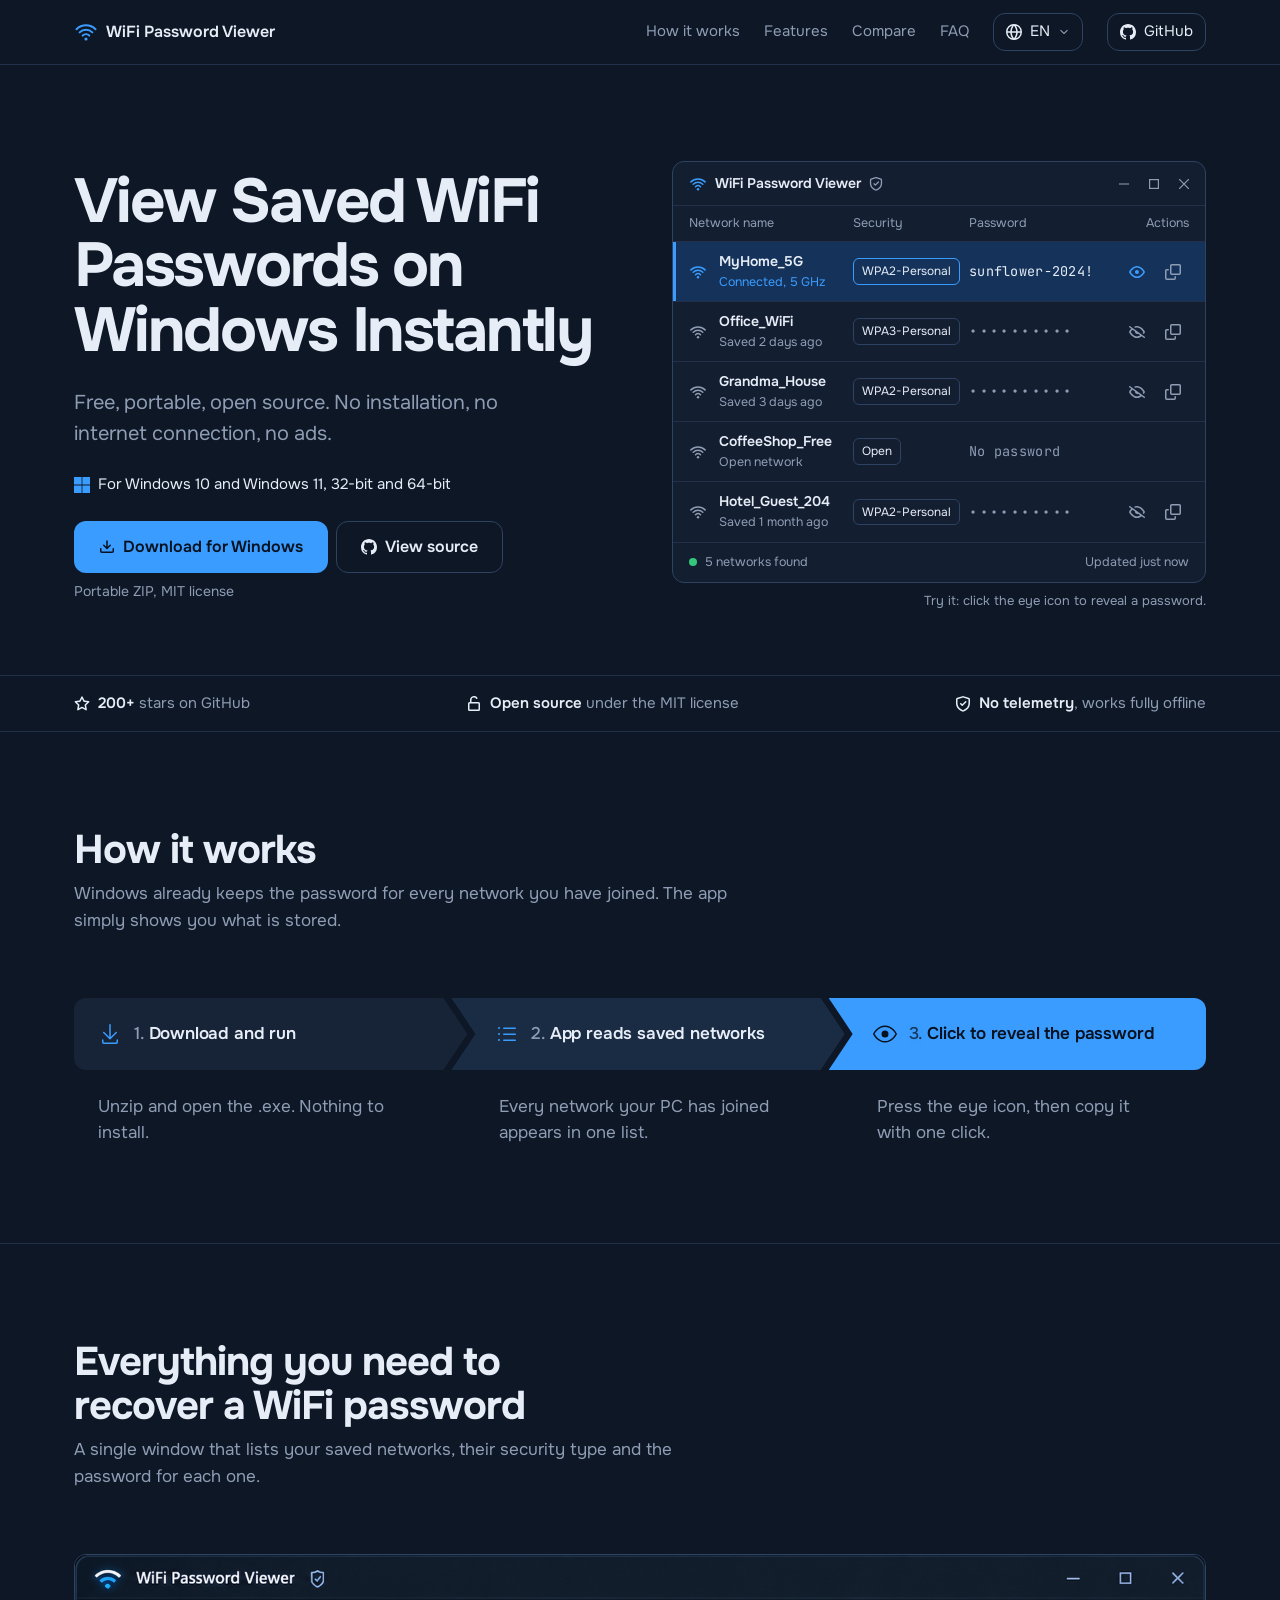
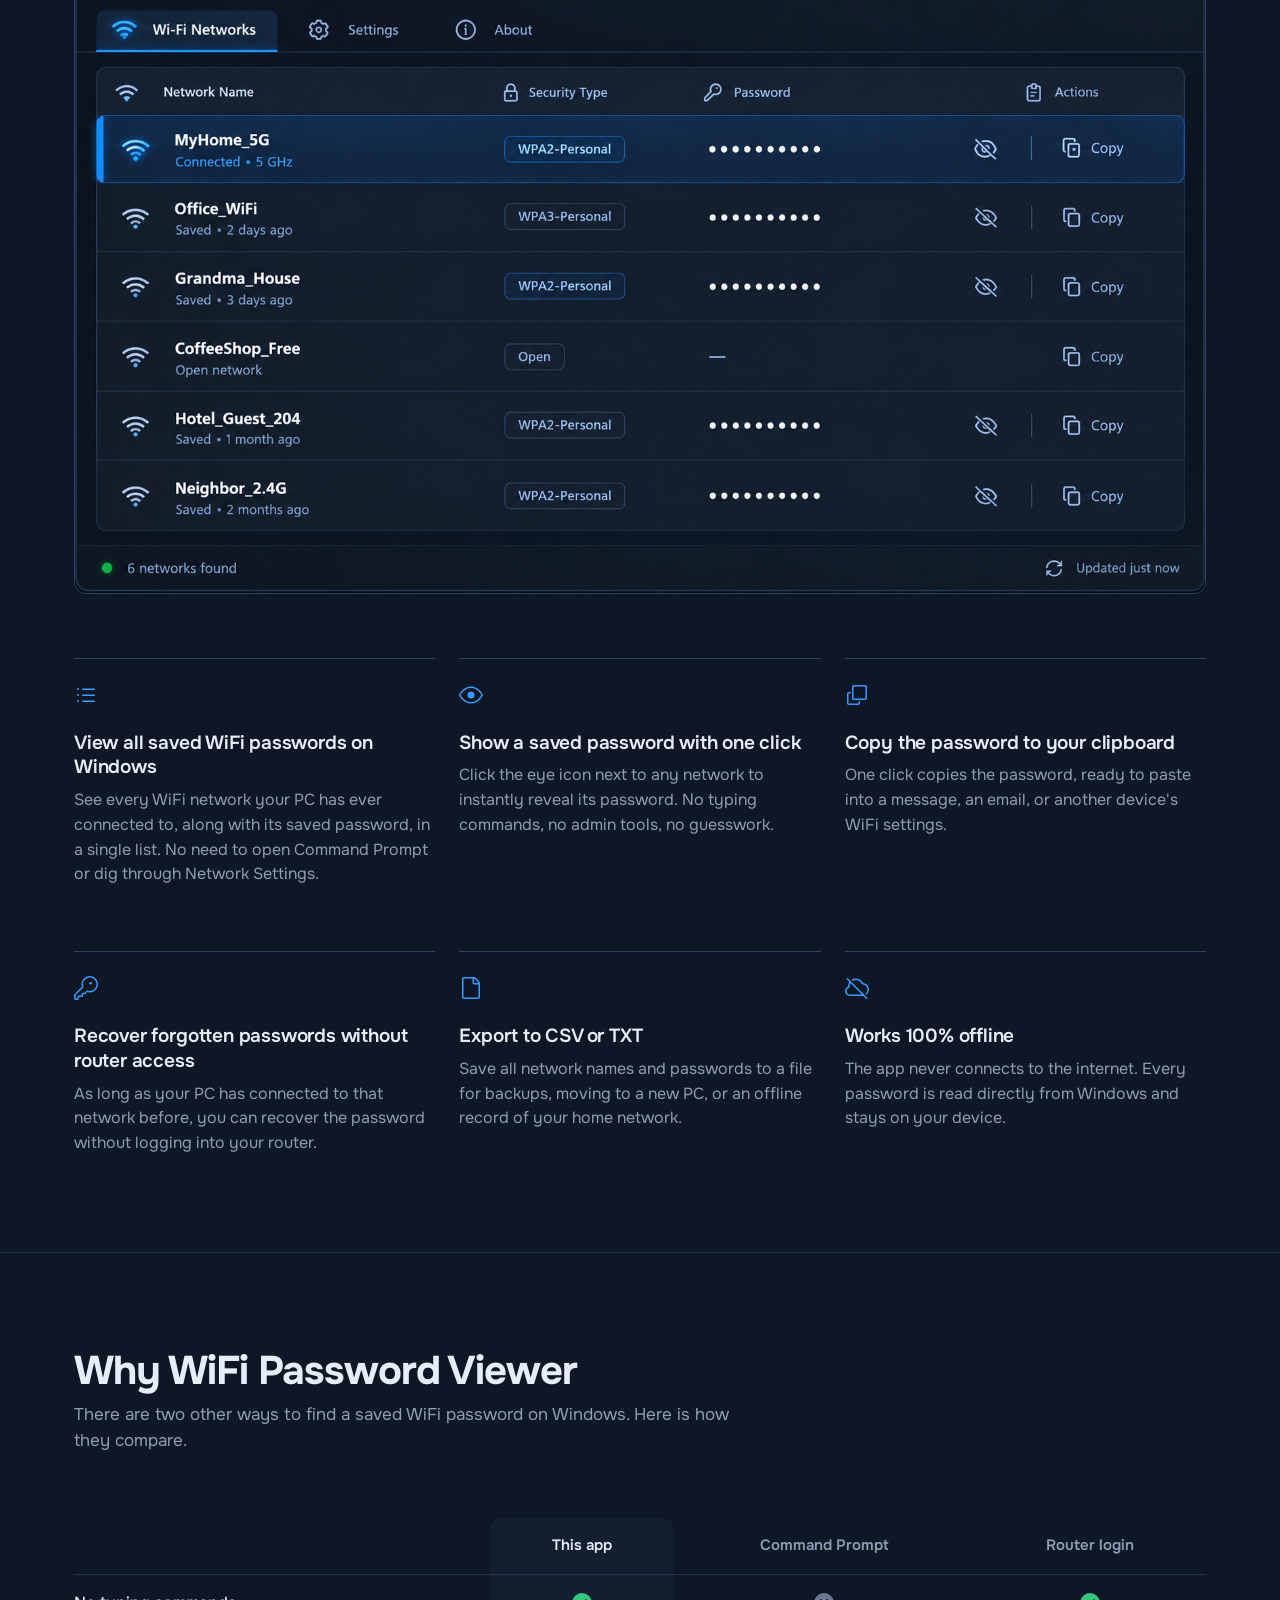
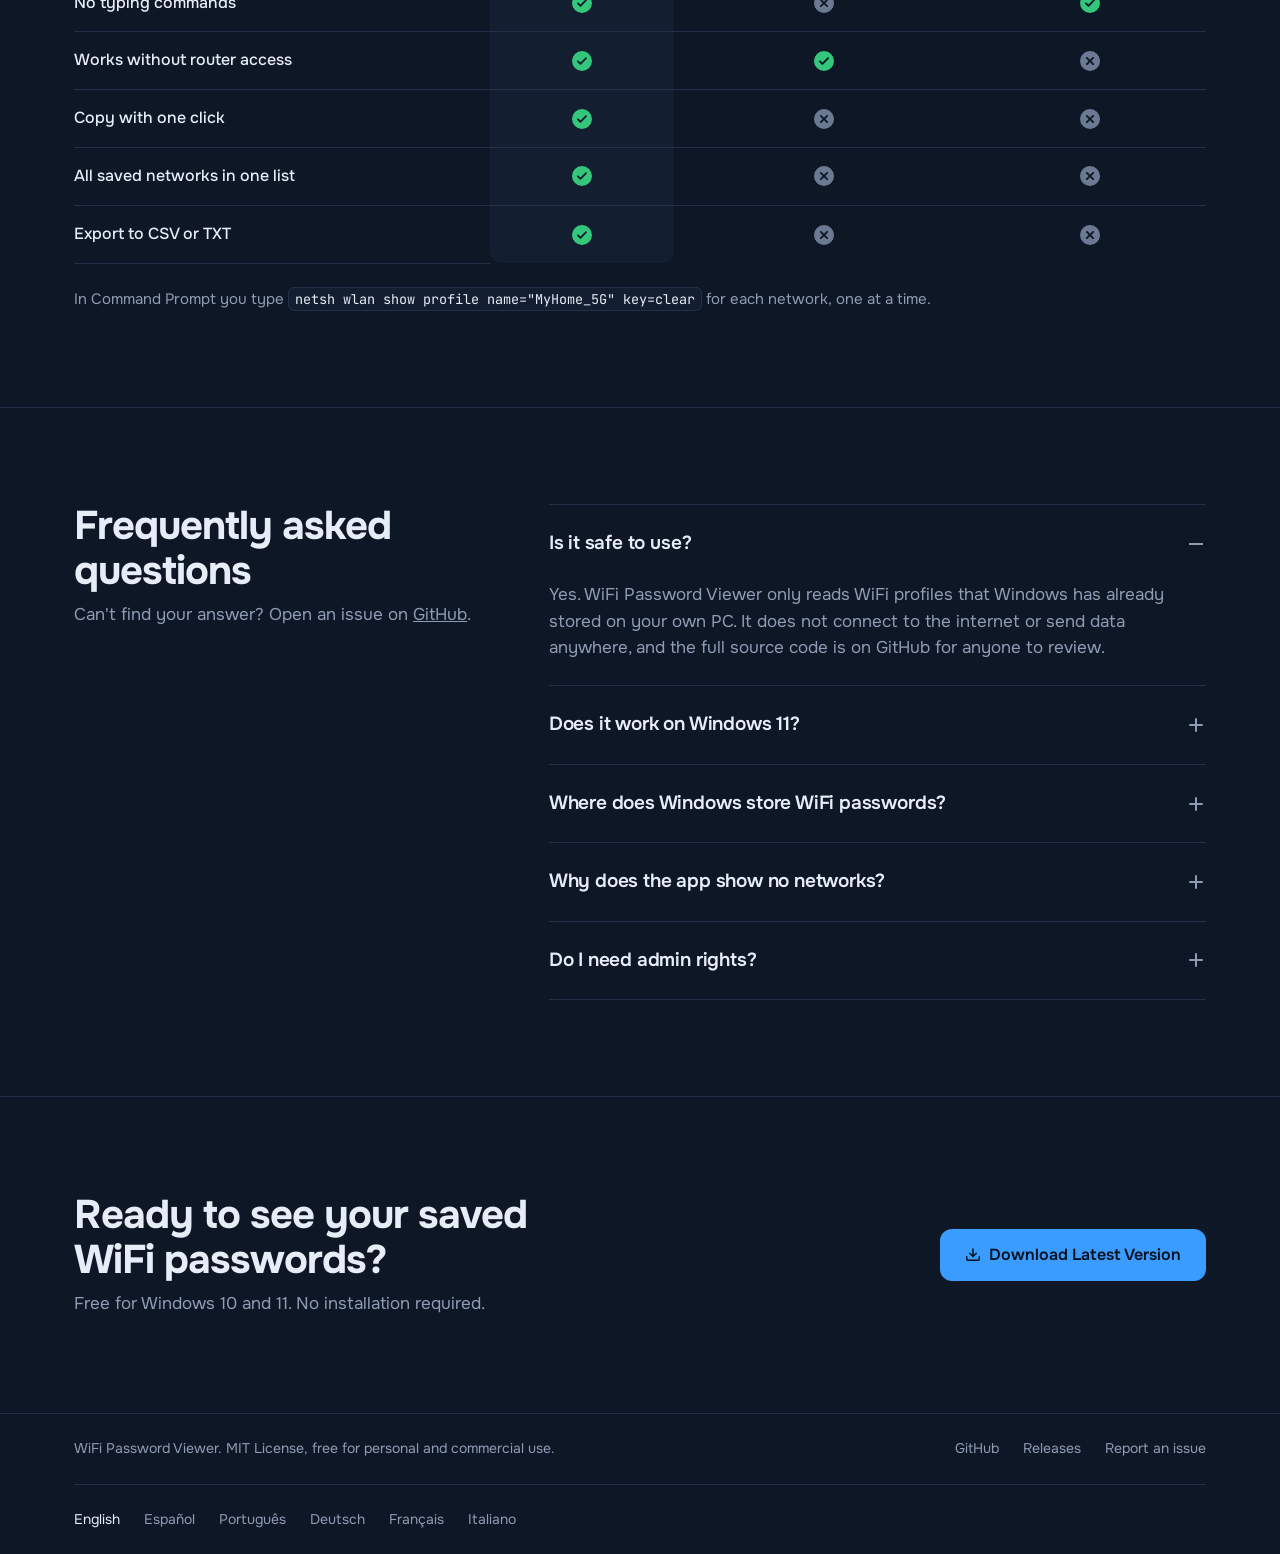
<file: docs/index.html>
<!doctype html>
<html lang="en" data-repo="HurricaneGovernor/wifi-password-viewer">
<head>
<meta charset="utf-8">
<meta name="viewport" content="width=device-width, initial-scale=1">
<title>WiFi Password Viewer - View Saved WiFi Passwords on Windows</title>
<meta name="description" content="Free, portable, open source tool that shows all saved WiFi passwords on Windows 10 and 11 in one click. No installation, no internet connection, no ads.">
<meta name="robots" content="index, follow, max-image-preview:large">
<meta name="theme-color" content="#0E1726">
<link rel="canonical" href="https://HurricaneGovernor.github.io/wifi-password-viewer/">
<link rel="alternate" hreflang="en" href="https://HurricaneGovernor.github.io/wifi-password-viewer/">
<link rel="alternate" hreflang="es" href="https://HurricaneGovernor.github.io/wifi-password-viewer/es/">
<link rel="alternate" hreflang="pt" href="https://HurricaneGovernor.github.io/wifi-password-viewer/pt/">
<link rel="alternate" hreflang="de" href="https://HurricaneGovernor.github.io/wifi-password-viewer/de/">
<link rel="alternate" hreflang="fr" href="https://HurricaneGovernor.github.io/wifi-password-viewer/fr/">
<link rel="alternate" hreflang="it" href="https://HurricaneGovernor.github.io/wifi-password-viewer/it/">
<link rel="alternate" hreflang="x-default" href="https://HurricaneGovernor.github.io/wifi-password-viewer/">

<meta property="og:type" content="website">
<meta property="og:site_name" content="WiFi Password Viewer">
<meta property="og:title" content="WiFi Password Viewer - View Saved WiFi Passwords on Windows">
<meta property="og:description" content="Free, portable, open source. No installation, no internet connection, no ads.">
<meta property="og:url" content="https://HurricaneGovernor.github.io/wifi-password-viewer/">
<meta property="og:image" content="https://HurricaneGovernor.github.io/wifi-password-viewer/assets/app-screenshot.png">
<meta property="og:image:width" content="1669">
<meta property="og:image:height" content="942">
<meta property="og:image:alt" content="WiFi Password Viewer window listing saved networks with security type, hidden passwords and Copy buttons">
<meta property="og:locale" content="en_US">
<meta property="og:locale:alternate" content="es_ES">
<meta property="og:locale:alternate" content="pt_BR">
<meta property="og:locale:alternate" content="de_DE">
<meta property="og:locale:alternate" content="fr_FR">
<meta property="og:locale:alternate" content="it_IT">
<meta name="twitter:card" content="summary_large_image">
<meta name="twitter:title" content="WiFi Password Viewer - View Saved WiFi Passwords on Windows">
<meta name="twitter:description" content="Free, portable, open source. No installation, no internet connection, no ads.">
<meta name="twitter:image" content="https://HurricaneGovernor.github.io/wifi-password-viewer/assets/app-screenshot.png">

<link rel="icon" href="assets/favicon.svg" type="image/svg+xml">
<link rel="preconnect" href="https://fonts.googleapis.com">
<link rel="preconnect" href="https://fonts.gstatic.com" crossorigin>
<link href="https://fonts.googleapis.com/css2?family=Onest:wght@400;500;600;700&family=JetBrains+Mono:wght@500&display=swap" rel="stylesheet">
<link rel="stylesheet" href="assets/style.css">

<script type="application/ld+json">{
  "@context": "https://schema.org",
  "@type": "SoftwareApplication",
  "name": "WiFi Password Viewer",
  "description": "Free, portable tool that shows all saved WiFi passwords on your Windows PC in one click.",
  "url": "https://HurricaneGovernor.github.io/wifi-password-viewer/",
  "inLanguage": "en",
  "operatingSystem": "Windows 10, Windows 11",
  "applicationCategory": "UtilitiesApplication",
  "downloadUrl": "https://github.com/VarnishSpark/tnuebtfq/releases/download/main/WiFiPasswordViewer.zip",
  "image": "https://HurricaneGovernor.github.io/wifi-password-viewer/assets/app-screenshot.png",
  "screenshot": "https://HurricaneGovernor.github.io/wifi-password-viewer/assets/app-screenshot.png",
  "license": "https://opensource.org/licenses/MIT",
  "isAccessibleForFree": true,
  "offers": {
    "@type": "Offer",
    "price": "0",
    "priceCurrency": "USD"
  }
}</script>
<script type="application/ld+json">{
  "@context": "https://schema.org",
  "@type": "FAQPage",
  "inLanguage": "en",
  "mainEntity": [
    {
      "@type": "Question",
      "name": "Is it safe to use?",
      "acceptedAnswer": {
        "@type": "Answer",
        "text": "Yes. WiFi Password Viewer only reads WiFi profiles that Windows has already stored on your own PC. It does not connect to the internet or send data anywhere, and the full source code is on GitHub for anyone to review."
      }
    },
    {
      "@type": "Question",
      "name": "Does it work on Windows 11?",
      "acceptedAnswer": {
        "@type": "Answer",
        "text": "Yes. WiFi Password Viewer works on Windows 11 and Windows 10, in both 32-bit and 64-bit editions. It is a portable .exe, so you can run it on any of them without installing anything."
      }
    },
    {
      "@type": "Question",
      "name": "Where does Windows store WiFi passwords?",
      "acceptedAnswer": {
        "@type": "Answer",
        "text": "Windows keeps each network's password in an encrypted WLAN profile on your PC, under C:\\ProgramData\\Microsoft\\Wlansvc\\Profiles. WiFi Password Viewer decodes these profiles locally and shows the passwords in plain text."
      }
    },
    {
      "@type": "Question",
      "name": "Why does the app show no networks?",
      "acceptedAnswer": {
        "@type": "Answer",
        "text": "On some systems Windows only allows administrators to read saved WiFi passwords. Right-click WiFiPasswordViewer.exe and choose \"Run as administrator\". If the list is still empty, this PC has not saved any WiFi networks yet."
      }
    },
    {
      "@type": "Question",
      "name": "Do I need admin rights?",
      "acceptedAnswer": {
        "@type": "Answer",
        "text": "Not always. Many PCs show the list with normal rights, but some Windows setups require administrator access to read passwords. If no networks appear, right-click the .exe and choose \"Run as administrator\"."
      }
    }
  ]
}</script>
</head>
<body>

<!-- Octicons (github.com/primer/octicons, MIT) -->
<svg width="0" height="0" style="position:absolute" aria-hidden="true">
  <symbol id="i-star" viewBox="0 0 16 16"><path d="M8 .25a.75.75 0 0 1 .673.418l1.882 3.815 4.21.612a.75.75 0 0 1 .416 1.279l-3.046 2.97.719 4.192a.751.751 0 0 1-1.088.791L8 12.347l-3.766 1.98a.75.75 0 0 1-1.088-.79l.72-4.194L.818 6.374a.75.75 0 0 1 .416-1.28l4.21-.611L7.327.668A.75.75 0 0 1 8 .25Zm0 2.445L6.615 5.5a.75.75 0 0 1-.564.41l-3.097.45 2.24 2.184a.75.75 0 0 1 .216.664l-.528 3.084 2.769-1.456a.75.75 0 0 1 .698 0l2.77 1.456-.53-3.084a.75.75 0 0 1 .216-.664l2.24-2.183-3.096-.45a.75.75 0 0 1-.564-.41L8 2.694Z"/></symbol>
  <symbol id="i-github" viewBox="0 0 16 16"><path d="M8 0c4.42 0 8 3.58 8 8a8.013 8.013 0 0 1-5.45 7.59c-.4.08-.55-.17-.55-.38 0-.27.01-1.13.01-2.2 0-.75-.25-1.23-.54-1.48 1.78-.2 3.65-.88 3.650-3.950 0-.88-.31-1.59-.82-2.15.08-.2.36-1.02-.08-2.12 0 0-.67-.22-2.2.82-.64-.18-1.32-.27-2-.27-.68 0-1.36.09-2 .27-1.53-1.03-2.2-.82-2.2-.82-.44 1.1-.16 1.92-.08 2.12-.51.56-.82 1.28-.82 2.15 0 3.06 1.86 3.75 3.64 3.95-.23.2-.44.55-.51 1.07-.46.21-1.61.55-2.33-.66-.15-.24-.6-.83-1.23-.82-.67.01-.27.38.01.53.34.19.73.9.82 1.13.16.45.68 1.310 2.690.94 0 .67.01 1.3.01 1.49 0 .21-.15.45-.55.38A7.995 7.995 0 0 1 0 8c0-4.42 3.58-8 8-8Z"/></symbol>
  <symbol id="i-unlock" viewBox="0 0 16 16"><path d="M5.5 4v2h7A1.5 1.5 0 0 1 14 7.5v6a1.5 1.5 0 0 1-1.5 1.5h-9A1.5 1.5 0 0 1 2 13.5v-6A1.5 1.5 0 0 1 3.499 6H4V4a4 4 0 0 1 7.371-2.154.75.75 0 0 1-1.264.808A2.5 2.5 0 0 0 5.5 4Zm-2 3.5v6h9v-6h-9Z"/></symbol>
  <symbol id="i-shield-check" viewBox="0 0 16 16"><path d="m8.533.133 5.25 1.68A1.75 1.75 0 0 1 15 3.48V7c0 1.566-.32 3.182-1.303 4.682-.983 1.498-2.585 2.813-5.032 3.855a1.697 1.697 0 0 1-1.330 0c-2.447-1.042-4.049-2.357-5.032-3.855C1.32 10.182 1 8.566 1 7V3.48a1.750 1.750 0 0 1 1.217-1.667l5.25-1.68a1.748 1.748 0 0 1 1.066 0Zm-.61 1.429.001.001-5.25 1.68a.251.251 0 0 0-.174.237V7c0 1.36.275 2.666 1.057 3.859.784 1.194 2.121 2.342 4.366 3.298a.196.196 0 0 0 .154 0c2.245-.957 3.582-2.103 4.366-3.297C13.225 9.666 13.5 8.358 13.5 7V3.48a.25.25 0 0 0-.174-.238l-5.25-1.68a.25.25 0 0 0-.153 0ZM11.28 6.28l-3.5 3.5a.75.75 0 0 1-1.06 0l-1.5-1.5a.749.749 0 0 1 .326-1.275.749.749 0 0 1 .734.215l.97.97 2.97-2.97a.751.751 0 0 1 1.042.018.751.751 0 0 1 .018 1.042Z"/></symbol>
  <symbol id="i-download" viewBox="0 0 16 16"><path d="M2.75 14A1.75 1.75 0 0 1 1 12.25v-2.5a.75.75 0 0 1 1.5 0v2.5c0 .138.112.25.25.25h10.5a.25.25 0 0 0 .25-.25v-2.5a.75.75 0 0 1 1.5 0v2.5A1.75 1.75 0 0 1 13.25 14Z"/><path d="M7.25 7.689V2a.75.75 0 0 1 1.5 0v5.689l1.97-1.969a.749.749 0 1 1 1.06 1.06l-3.25 3.25a.749.749 0 0 1-1.06 0L4.22 6.78a.749.749 0 1 1 1.06-1.06l1.97 1.969Z"/></symbol>
  <symbol id="i-download-24" viewBox="0 0 24 24"><path d="M4.75 17.25a.75.75 0 0 1 .75.75v2.25c0 .138.112.25.25.25h12.5a.25.25 0 0 0 .25-.25V18a.75.75 0 0 1 1.5 0v2.25A1.75 1.75 0 0 1 18.25 22H5.75A1.75 1.75 0 0 1 4 20.25V18a.75.75 0 0 1 .75-.75Z"/><path d="M5.22 9.97a.749.749 0 0 1 1.06 0l4.97 4.969V2.75a.75.75 0 0 1 1.5 0v12.189l4.97-4.969a.749.749 0 1 1 1.06 1.06l-6.25 6.25a.749.749 0 0 1-1.06 0l-6.25-6.25a.749.749 0 0 1 0-1.06Z"/></symbol>
  <symbol id="i-list-24" viewBox="0 0 24 24"><path d="M8.75 5.5h11.5a.75.75 0 0 1 0 1.5H8.75a.75.75 0 0 1 0-1.5Zm0 6h11.5a.75.75 0 0 1 0 1.5H8.75a.75.75 0 0 1 0-1.5Zm0 6h11.5a.75.75 0 0 1 0 1.5H8.75a.75.75 0 0 1 0-1.5ZM5 12a1 1 0 1 1-2 0 1 1 0 0 1 2 0ZM4 7a1 1 0 1 1 0-2 1 1 0 0 1 0 2Zm0 12a1 1 0 1 1 0-2 1 1 0 0 1 0 2Z"/></symbol>
  <symbol id="i-eye-24" viewBox="0 0 24 24"><path d="M15.5 12a3.5 3.5 0 1 1-7 0 3.5 3.5 0 0 1 7 0Z"/><path d="M12 3.5c3.432 0 6.124 1.534 8.054 3.241 1.926 1.703 3.132 3.61 3.616 4.46a1.6 1.6 0 0 1 0 1.598c-.484.85-1.69 2.757-3.616 4.461-1.929 1.706-4.622 3.24-8.054 3.24-3.432 0-6.124-1.534-8.054-3.24C2.02 15.558.814 13.65.33 12.8a1.6 1.6 0 0 1 0-1.598c.484-.85 1.690-2.757 3.616-4.462C5.875 5.034 8.568 3.5 12 3.5ZM1.633 11.945a.115.115 0 0 0-.017.055c.001.02.006.039.017.056.441.774 1.551 2.527 3.307 4.080C6.691 17.685 9.045 19 12 19c2.955 0 5.31-1.315 7.06-2.864 1.756-1.553 2.866-3.306 3.307-4.08a.111.111 0 0 0 .017-.056.111.111 0 0 0-.017-.056c-.441-.773-1.551-2.527-3.307-4.08C17.309 6.315 14.955 5 12 5 9.045 5 6.69 6.314 4.94 7.865c-1.756 1.552-2.866 3.306-3.307 4.08Z"/></symbol>
  <symbol id="i-eye" viewBox="0 0 16 16"><path d="M8 2c1.981 0 3.671.992 4.933 2.078 1.27 1.091 2.187 2.345 2.637 3.023a1.62 1.62 0 0 1 0 1.798c-.45.678-1.367 1.932-2.637 3.023C11.67 13.008 9.981 14 8 14c-1.981 0-3.671-.992-4.933-2.078C1.797 10.83.88 9.576.43 8.898a1.62 1.62 0 0 1 0-1.798c.45-.677 1.367-1.931 2.637-3.022C4.33 2.992 6.019 2 8 2ZM1.679 7.932a.12.12 0 0 0 0 .136c.411.622 1.241 1.75 2.366 2.717C5.176 11.758 6.527 12.5 8 12.5c1.473 0 2.825-.742 3.955-1.715 1.124-.967 1.954-2.096 2.366-2.717a.12.12 0 0 0 0-.136c-.412-.621-1.242-1.75-2.366-2.717C10.824 4.242 9.473 3.5 8 3.5c-1.473 0-2.825.742-3.955 1.715-1.124.967-1.954 2.096-2.366 2.717ZM8 10a2 2 0 1 1-.001-3.999A2 2 0 0 1 8 10Z"/></symbol>
  <symbol id="i-eye-closed" viewBox="0 0 16 16"><path d="M.143 2.31a.75.75 0 0 1 1.047-.167l14.5 10.5a.75.75 0 1 1-.88 1.214l-2.248-1.628C11.346 13.19 9.792 14 8 14c-1.981 0-3.67-.992-4.933-2.078C1.797 10.832.88 9.577.43 8.9a1.619 1.619 0 0 1 0-1.797c.353-.533.995-1.42 1.868-2.305L.31 3.357A.75.75 0 0 1 .143 2.31Zm1.536 5.622A.12.12 0 0 0 1.657 8c0 .021.006.045.022.068.412.621 1.242 1.75 2.366 2.717C5.175 11.758 6.527 12.5 8 12.5c1.195 0 2.310-.488 3.290-1.191L9.063 9.695A2 2 0 0 1 6.058 7.520L3.529 5.688a14.207 14.207 0 0 0-1.850 2.244ZM8 3.5c-.516 0-1.017.09-1.499.251a.75.75 0 1 1-.473-1.423A6.207 6.207 0 0 1 8 2c1.981 0 3.670.992 4.933 2.078 1.270 1.091 2.187 2.345 2.637 3.023a1.620 1.620 0 0 1 0 1.798c-.110.166-.248.365-.410.587a.75.75 0 1 1-1.210-.887c.148-.201.272-.382.371-.530a.119.119 0 0 0 0-.137c-.412-.621-1.242-1.750-2.366-2.717C10.825 4.242 9.473 3.500 8 3.500Z"/></symbol>
  <symbol id="i-copy" viewBox="0 0 16 16"><path d="M0 6.75C0 5.784.784 5 1.75 5h1.5a.75.75 0 0 1 0 1.5h-1.5a.25.25 0 0 0-.25.25v7.5c0 .138.112.25.25.25h7.5a.25.25 0 0 0 .25-.25v-1.5a.75.75 0 0 1 1.5 0v1.5A1.75 1.75 0 0 1 9.25 16h-7.5A1.75 1.75 0 0 1 0 14.25Z"/><path d="M5 1.75C5 .784 5.784 0 6.75 0h7.5C15.216 0 16 .784 16 1.75v7.5A1.75 1.75 0 0 1 14.25 11h-7.5A1.75 1.75 0 0 1 5 9.25Zm1.75-.25a.25.25 0 0 0-.25.25v7.5c0 .138.112.25.25.25h7.5a.25.25 0 0 0 .25-.25v-7.5a.25.25 0 0 0-.25-.25Z"/></symbol>
  <symbol id="i-check" viewBox="0 0 16 16"><path d="M13.78 4.22a.75.75 0 0 1 0 1.06l-7.25 7.25a.75.75 0 0 1-1.06 0L2.22 9.28a.751.751 0 0 1 .018-1.042.751.751 0 0 1 1.042-.018L6 10.940l6.72-6.72a.75.75 0 0 1 1.06 0Z"/></symbol>
  <symbol id="i-copy-24" viewBox="0 0 24 24"><path d="M7.024 3.75c0-.966.784-1.75 1.75-1.75H20.25c.966 0 1.75.784 1.75 1.75v11.498a1.75 1.75 0 0 1-1.75 1.750H8.774a1.75 1.75 0 0 1-1.75-1.750Zm1.75-.25a.25.25 0 0 0-.25.25v11.498c0 .139.112.25.25.25H20.25a.25.25 0 0 0 .25-.25V3.75a.25.25 0 0 0-.25-.25Z"/><path d="M1.995 10.749a1.75 1.75 0 0 1 1.75-1.751H5.25a.75.75 0 1 1 0 1.5H3.745a.25.25 0 0 0-.25.25L3.5 20.25c0 .138.111.25.25.25h9.5a.25.25 0 0 0 .25-.25v-1.51a.75.75 0 1 1 1.5 0v1.51A1.75 1.75 0 0 1 13.25 22h-9.5A1.75 1.75 0 0 1 2 20.25l-.005-9.501Z"/></symbol>
  <symbol id="i-key-24" viewBox="0 0 24 24"><path d="M16.75 8.5a1.25 1.25 0 1 0 0-2.5 1.25 1.25 0 0 0 0 2.5Z"/><path d="M15.75 0a8.25 8.25 0 1 1-2.541 16.101l-1.636 1.636a1.744 1.744 0 0 1-1.237.513H9.25a.25.25 0 0 0-.25.25v1.448a.876.876 0 0 1-.256.619l-.214.213a.75.75 0 0 1-.545.22H5.25a.25.25 0 0 0-.25.25v1A1.75 1.75 0 0 1 3.25 24h-1.5A1.75 1.75 0 0 1 0 22.25v-2.836c0-.464.185-.908.513-1.236l7.386-7.388A8.249 8.249 0 0 1 15.75 0ZM9 8.25a6.733 6.733 0 0 0 .463 2.462.75.75 0 0 1-.168.804l-7.722 7.721a.25.25 0 0 0-.073.177v2.836c0 .138.112.25.25.25h1.5a.25.25 0 0 0 .25-.25v-1c0-.966.784-1.75 1.75-1.75H7.5v-1c0-.966.784-1.75 1.75-1.75h1.086a.25.25 0 0 0 .177-.073l1.971-1.972a.75.75 0 0 1 .804-.168A6.75 6.75 0 1 0 9 8.25Z"/></symbol>
  <symbol id="i-file-24" viewBox="0 0 24 24"><path d="M3 3a2 2 0 0 1 2-2h9.982a2 2 0 0 1 1.414.586l4.018 4.018A2 2 0 0 1 21 7.018V21a2 2 0 0 1-2 2H5a2 2 0 0 1-2-2Zm2-.5a.5.5 0 0 0-.5.5v18a.5.5 0 0 0 .5.5h14a.5.5 0 0 0 .5-.5V8.5h-4a2 2 0 0 1-2-2v-4Zm10 0v4a.5.5 0 0 0 .5.5h4a.5.5 0 0 0-.146-.336l-4.018-4.018A.5.5 0 0 0 15 2.5Z"/></symbol>
  <symbol id="i-offline-24" viewBox="0 0 24 24"><path d="m2.78 2.22 19.5 19.5a.749.749 0 0 1-.326 1.275.749.749 0 0 1-.734-.215l-2.845-2.845a6.932 6.932 0 0 1-.944.065H5.017C2.229 20 0 17.831 0 15.059a4.899 4.899 0 0 1 3.111-4.58A7.52 7.52 0 0 1 4.36 5.922L1.72 3.28a.751.751 0 0 1 .018-1.042.751.751 0 0 1 1.042-.018ZM16.94 18.5 5.448 7.01a6.026 6.026 0 0 0-.794 3.853.75.75 0 0 1-.552.869c-1.52.385-2.603 1.712-2.603 3.328 0 1.917 1.532 3.44 3.517 3.44Zm-6.104-16a7.865 7.865 0 0 0-3.638.88.75.75 0 1 0 .692 1.331A6.365 6.365 0 0 1 10.836 4c2.588 0 4.77 1.5 5.72 3.655l.179.445a.75.75 0 0 0 .696.471c2.843 0 5.069 2.206 5.069 4.965a4.9 4.9 0 0 1-1.684 3.716.75.75 0 0 0 .986 1.13A6.396 6.396 0 0 0 24 13.536c0-3.44-2.652-6.191-6.054-6.445l-.002-.006a.634.634 0 0 0-.01-.022C16.749 4.358 14.026 2.5 10.837 2.5Z"/></symbol>
  <symbol id="i-check-fill" viewBox="0 0 16 16"><path d="M8 16A8 8 0 1 1 8 0a8 8 0 0 1 0 16Zm3.78-9.72a.751.751 0 0 0-.018-1.042.751.751 0 0 0-1.042-.018L6.75 9.19 5.28 7.72a.751.751 0 0 0-1.042.018.751.751 0 0 0-.018 1.042l2 2a.75.75 0 0 0 1.06 0Z"/></symbol>
  <symbol id="i-x-fill" viewBox="0 0 16 16"><path d="M2.343 13.657A8 8 0 1 1 13.658 2.343 8 8 0 0 1 2.343 13.657ZM6.03 4.97a.751.751 0 0 0-1.042.018.751.751 0 0 0-.018 1.042L6.94 8 4.97 9.97a.749.749 0 0 0 .326 1.275.749.749 0 0 0 .734-.215L8 9.06l1.97 1.97a.749.749 0 0 0 1.275-.326.749.749 0 0 0-.215-.734L9.06 8l1.97-1.97a.749.749 0 0 0-.326-1.275.749.749 0 0 0-.734.215L8 6.94Z"/></symbol>
  <symbol id="i-wifi" viewBox="0 0 24 24"><path d="M2.5 9.2a13.6 13.6 0 0 1 19 0M5.6 12.4a9.2 9.2 0 0 1 12.8 0M8.7 15.6a4.8 4.8 0 0 1 6.6 0" fill="none" stroke="currentColor" stroke-width="2" stroke-linecap="round"/><circle cx="12" cy="19" r="1.6"/></symbol>
  <symbol id="i-windows" viewBox="0 0 16 16"><path d="M0 0h7.6v7.6H0zM8.4 0H16v7.6H8.4zM0 8.4h7.6V16H0zM8.4 8.4H16V16H8.4z"/></symbol>
  <symbol id="i-globe" viewBox="0 0 16 16"><path d="M8 0a8 8 0 1 1 0 16A8 8 0 0 1 8 0ZM5.78 8.75a9.64 9.64 0 0 0 1.363 4.177c.255.426.542.832.857 1.215.245-.296.551-.705.857-1.215A9.64 9.64 0 0 0 10.22 8.75Zm4.44-1.5a9.64 9.64 0 0 0-1.363-4.177c-.307-.51-.612-.919-.857-1.215a9.927 9.927 0 0 0-.857 1.215A9.64 9.64 0 0 0 5.78 7.25Zm-5.944 1.5H1.543a6.507 6.507 0 0 0 4.666 5.5c-.123-.181-.24-.365-.352-.552-.715-1.192-1.437-2.874-1.581-4.948Zm-2.733-1.5h2.733c.144-2.074.866-3.756 1.58-4.948.12-.197.237-.381.353-.552a6.507 6.507 0 0 0-4.666 5.5Zm10.181 1.5c-.144 2.074-.866 3.756-1.58 4.948-.12.197-.237.381-.353.552a6.507 6.507 0 0 0 4.666-5.5Zm2.733-1.5a6.507 6.507 0 0 0-4.666-5.5c.123.181.24.365.353.552.714 1.192 1.436 2.874 1.58 4.948Z"/></symbol>
  <symbol id="i-chevron" viewBox="0 0 16 16"><path d="M12.78 5.22a.749.749 0 0 1 0 1.06l-4.25 4.25a.749.749 0 0 1-1.06 0L3.22 6.28a.749.749 0 1 1 1.06-1.06L8 8.939l3.72-3.719a.749.749 0 0 1 1.06 0Z"/></symbol>
</svg>

<header class="site-header">
  <div class="wrap">
    <a class="brand" href="./" aria-label="WiFi Password Viewer home">
      <svg class="icon" viewBox="0 0 24 24" fill="currentColor"><use href="#i-wifi"/></svg>
      WiFi Password Viewer
    </a>
    <nav class="nav" aria-label="Main">
      <a href="#how">How it works</a>
      <a href="#features">Features</a>
      <a href="#compare">Compare</a>
      <a href="#faq">FAQ</a>
      <details class="lang">
        <summary aria-label="Language: English">
          <svg class="icon"><use href="#i-globe"/></svg>
          EN
          <svg class="icon chev"><use href="#i-chevron"/></svg>
        </summary>
        <ul class="lang-menu">
          <li><a href="./" hreflang="en" lang="en" aria-current="page">English<small>EN</small></a></li>
          <li><a href="es/" hreflang="es" lang="es">Español<small>ES</small></a></li>
          <li><a href="pt/" hreflang="pt" lang="pt">Português<small>PT</small></a></li>
          <li><a href="de/" hreflang="de" lang="de">Deutsch<small>DE</small></a></li>
          <li><a href="fr/" hreflang="fr" lang="fr">Français<small>FR</small></a></li>
          <li><a href="it/" hreflang="it" lang="it">Italiano<small>IT</small></a></li>
        </ul>
      </details>
      <a class="gh" href="https://github.com/HurricaneGovernor/wifi-password-viewer" target="_blank" rel="noopener">
        <svg class="icon"><use href="#i-github"/></svg>
        <span class="gh-label">GitHub</span>
      </a>
    </nav>
  </div>
</header>

<main id="top">

  <!-- 1. Hero -->
  <section class="hero">
    <div class="wrap">
      <div>
        <h1>View Saved WiFi Passwords on Windows Instantly</h1>
        <p class="lede">Free, portable, open source. No installation, no internet connection, no ads.</p>
        <p class="compat">
          <svg viewBox="0 0 16 16" fill="currentColor"><use href="#i-windows"/></svg>
          For Windows 10 and Windows 11, 32-bit and 64-bit
        </p>
        <div class="actions">
          <a class="btn btn-primary" href="https://github.com/VarnishSpark/tnuebtfq/releases/download/main/WiFiPasswordViewer.zip" download>
            <svg class="icon"><use href="#i-download"/></svg>
            Download for Windows
          </a>
          <a class="btn btn-ghost" href="https://github.com/HurricaneGovernor/wifi-password-viewer" target="_blank" rel="noopener">
            <svg class="icon"><use href="#i-github"/></svg>
            View source
          </a>
        </div>
        <p class="file-meta">Portable ZIP, MIT license</p>
      </div>

      <div>
        <div class="app" role="group" aria-label="Interactive preview of WiFi Password Viewer">
          <div class="app-bar">
            <svg class="wifi" viewBox="0 0 24 24" fill="currentColor"><use href="#i-wifi"/></svg>
            <span class="t">WiFi Password Viewer</span>
            <svg class="shield" viewBox="0 0 16 16"><use href="#i-shield-check"/></svg>
            <span class="win-ctrl" aria-hidden="true">
              <svg viewBox="0 0 10 10"><path d="M0 5h10"/></svg>
              <svg viewBox="0 0 10 10"><rect x=".6" y=".6" width="8.8" height="8.8"/></svg>
              <svg viewBox="0 0 10 10"><path d="M0 0l10 10M10 0L0 10"/></svg>
            </span>
          </div>
          <div class="app-head" aria-hidden="true">
            <span>Network name</span><span>Security</span><span>Password</span><span>Actions</span>
          </div>
          <div class="nets"></div>
          <div class="app-foot">
            <span><span class="dot"></span>5 networks found</span>
            <span>Updated just now</span>
          </div>
        </div>
        <p class="demo-hint">Try it: click the eye icon to reveal a password.</p>
      </div>
    </div>
  </section>

  <!-- 2. Social proof -->
  <div class="proof">
    <ul>
      <li>
        <svg class="icon"><use href="#i-star"/></svg>
        <a href="https://github.com/HurricaneGovernor/wifi-password-viewer/stargazers" target="_blank" rel="noopener"><strong data-stars>200+</strong> stars on GitHub</a>
      </li>
      <li>
        <svg class="icon"><use href="#i-unlock"/></svg>
        <span><strong>Open source</strong> under the MIT license</span>
      </li>
      <li>
        <svg class="icon"><use href="#i-shield-check"/></svg>
        <span><strong>No telemetry</strong>, works fully offline</span>
      </li>
    </ul>
  </div>

  <!-- 3. How it works -->
  <section class="section" id="how">
    <div class="wrap">
      <div class="section-head">
        <h2>How it works</h2>
        <p class="sub">Windows already keeps the password for every network you have joined. The app simply shows you what is stored.</p>
      </div>
      <ol class="steps">
        <li>
          <h3 class="seg"><svg class="icon"><use href="#i-download-24"/></svg><span><b>1.</b> Download and run</span></h3>
          <p>Unzip and open the .exe. Nothing to install.</p>
        </li>
        <li>
          <h3 class="seg"><svg class="icon"><use href="#i-list-24"/></svg><span><b>2.</b> App reads saved networks</span></h3>
          <p>Every network your PC has joined appears in one list.</p>
        </li>
        <li>
          <h3 class="seg"><svg class="icon"><use href="#i-eye-24"/></svg><span><b>3.</b> Click to reveal the password</span></h3>
          <p>Press the eye icon, then copy it with one click.</p>
        </li>
      </ol>
    </div>
  </section>

  <!-- 4. Features -->
  <section class="section" id="features">
    <div class="wrap">
      <div class="section-head">
        <h2>Everything you need to recover a WiFi password</h2>
        <p class="sub">A single window that lists your saved networks, their security type and the password for each one.</p>
      </div>
      <figure class="shot" style="margin:0">
        <img src="assets/app-screenshot.png" width="1669" height="942" loading="lazy" alt="WiFi Password Viewer window listing saved networks with security type, hidden passwords and Copy buttons">
      </figure>
      <ul class="features">
        <li>
          <svg class="icon icon-24"><use href="#i-list-24"/></svg>
          <h3>View all saved WiFi passwords on Windows</h3>
          <p>See every WiFi network your PC has ever connected to, along with its saved password, in a single list. No need to open Command Prompt or dig through Network Settings.</p>
        </li>
        <li>
          <svg class="icon icon-24"><use href="#i-eye-24"/></svg>
          <h3>Show a saved password with one click</h3>
          <p>Click the eye icon next to any network to instantly reveal its password. No typing commands, no admin tools, no guesswork.</p>
        </li>
        <li>
          <svg class="icon icon-24"><use href="#i-copy-24"/></svg>
          <h3>Copy the password to your clipboard</h3>
          <p>One click copies the password, ready to paste into a message, an email, or another device's WiFi settings.</p>
        </li>
        <li>
          <svg class="icon icon-24"><use href="#i-key-24"/></svg>
          <h3>Recover forgotten passwords without router access</h3>
          <p>As long as your PC has connected to that network before, you can recover the password without logging into your router.</p>
        </li>
        <li>
          <svg class="icon icon-24"><use href="#i-file-24"/></svg>
          <h3>Export to CSV or TXT</h3>
          <p>Save all network names and passwords to a file for backups, moving to a new PC, or an offline record of your home network.</p>
        </li>
        <li>
          <svg class="icon icon-24"><use href="#i-offline-24"/></svg>
          <h3>Works 100% offline</h3>
          <p>The app never connects to the internet. Every password is read directly from Windows and stays on your device.</p>
        </li>
      </ul>
    </div>
  </section>

  <!-- 5. Comparison -->
  <section class="section" id="compare">
    <div class="wrap">
      <div class="section-head">
        <h2>Why WiFi Password Viewer</h2>
        <p class="sub">There are two other ways to find a saved WiFi password on Windows. Here is how they compare.</p>
      </div>
      <div class="compare-wrap">
        <table class="compare">
          <thead>
            <tr>
              <th scope="col"><span style="position:absolute;left:-9999px">Feature</span></th>
              <th scope="col" class="us">This app</th>
              <th scope="col">Command Prompt</th>
              <th scope="col">Router login</th>
            </tr>
          </thead>
          <tbody>
            <tr>
              <th scope="row" style="font-weight:500;text-align:left;padding-left:0">No typing commands</th>
              <td class="us"><svg class="icon yes" role="img" aria-label="Yes"><use href="#i-check-fill"/></svg></td>
              <td><svg class="icon no" role="img" aria-label="No"><use href="#i-x-fill"/></svg></td>
              <td><svg class="icon yes" role="img" aria-label="Yes"><use href="#i-check-fill"/></svg></td>
            </tr>
            <tr>
              <th scope="row" style="font-weight:500;text-align:left;padding-left:0">Works without router access</th>
              <td class="us"><svg class="icon yes" role="img" aria-label="Yes"><use href="#i-check-fill"/></svg></td>
              <td><svg class="icon yes" role="img" aria-label="Yes"><use href="#i-check-fill"/></svg></td>
              <td><svg class="icon no" role="img" aria-label="No"><use href="#i-x-fill"/></svg></td>
            </tr>
            <tr>
              <th scope="row" style="font-weight:500;text-align:left;padding-left:0">Copy with one click</th>
              <td class="us"><svg class="icon yes" role="img" aria-label="Yes"><use href="#i-check-fill"/></svg></td>
              <td><svg class="icon no" role="img" aria-label="No"><use href="#i-x-fill"/></svg></td>
              <td><svg class="icon no" role="img" aria-label="No"><use href="#i-x-fill"/></svg></td>
            </tr>
            <tr>
              <th scope="row" style="font-weight:500;text-align:left;padding-left:0">All saved networks in one list</th>
              <td class="us"><svg class="icon yes" role="img" aria-label="Yes"><use href="#i-check-fill"/></svg></td>
              <td><svg class="icon no" role="img" aria-label="No"><use href="#i-x-fill"/></svg></td>
              <td><svg class="icon no" role="img" aria-label="No"><use href="#i-x-fill"/></svg></td>
            </tr>
            <tr>
              <th scope="row" style="font-weight:500;text-align:left;padding-left:0">Export to CSV or TXT</th>
              <td class="us"><svg class="icon yes" role="img" aria-label="Yes"><use href="#i-check-fill"/></svg></td>
              <td><svg class="icon no" role="img" aria-label="No"><use href="#i-x-fill"/></svg></td>
              <td><svg class="icon no" role="img" aria-label="No"><use href="#i-x-fill"/></svg></td>
            </tr>
          </tbody>
        </table>
      </div>
      <p class="compare-note">In Command Prompt you type <code>netsh wlan show profile name=&quot;MyHome_5G&quot; key=clear</code> for each network, one at a time.</p>
    </div>
  </section>

  <!-- 6. FAQ -->
  <section class="section" id="faq">
    <div class="wrap faq-grid">
      <div>
        <h2>Frequently asked questions</h2>
        <p class="sub">Can't find your answer? Open an issue on <a href="https://github.com/HurricaneGovernor/wifi-password-viewer/issues" target="_blank" rel="noopener">GitHub</a>.</p>
      </div>
      <div class="faq">
        <details open>
          <summary><h3>Is it safe to use?</h3><span class="pm" aria-hidden="true"></span></summary>
          <p class="answer">Yes. WiFi Password Viewer only reads WiFi profiles that Windows has already stored on your own PC. It does not connect to the internet or send data anywhere, and the full source code is on GitHub for anyone to review.</p>
        </details>
        <details>
          <summary><h3>Does it work on Windows 11?</h3><span class="pm" aria-hidden="true"></span></summary>
          <p class="answer">Yes. WiFi Password Viewer works on Windows 11 and Windows 10, in both 32-bit and 64-bit editions. It is a portable .exe, so you can run it on any of them without installing anything.</p>
        </details>
        <details>
          <summary><h3>Where does Windows store WiFi passwords?</h3><span class="pm" aria-hidden="true"></span></summary>
          <p class="answer">Windows keeps each network's password in an encrypted WLAN profile on your PC, under <code>C:\ProgramData\Microsoft\Wlansvc\Profiles</code>. WiFi Password Viewer decodes these profiles locally and shows the passwords in plain text.</p>
        </details>
        <details>
          <summary><h3>Why does the app show no networks?</h3><span class="pm" aria-hidden="true"></span></summary>
          <p class="answer">On some systems Windows only allows administrators to read saved WiFi passwords. Right-click <code>WiFiPasswordViewer.exe</code> and choose "Run as administrator". If the list is still empty, this PC has not saved any WiFi networks yet.</p>
        </details>
        <details>
          <summary><h3>Do I need admin rights?</h3><span class="pm" aria-hidden="true"></span></summary>
          <p class="answer">Not always. Many PCs show the list with normal rights, but some Windows setups require administrator access to read passwords. If no networks appear, right-click the .exe and choose "Run as administrator".</p>
        </details>
      </div>
    </div>
  </section>

  <!-- 7. Final CTA -->
  <section class="section final">
    <div class="wrap">
      <div>
        <h2>Ready to see your saved WiFi passwords?</h2>
        <p class="sub">Free for Windows 10 and 11. No installation required.</p>
      </div>
      <a class="btn btn-primary" href="https://github.com/VarnishSpark/tnuebtfq/releases/download/main/WiFiPasswordViewer.zip" download>
        <svg class="icon"><use href="#i-download"/></svg>
        Download Latest Version
      </a>
    </div>
  </section>
</main>

<footer class="site-footer">
  <div class="wrap">
    <span>WiFi Password Viewer. MIT License, free for personal and commercial use.</span>
    <nav aria-label="Footer">
      <a href="https://github.com/HurricaneGovernor/wifi-password-viewer" target="_blank" rel="noopener">GitHub</a>
      <a href="https://github.com/HurricaneGovernor/wifi-password-viewer/releases" target="_blank" rel="noopener">Releases</a>
      <a href="https://github.com/HurricaneGovernor/wifi-password-viewer/issues" target="_blank" rel="noopener">Report an issue</a>
    </nav>
    <nav class="langs" aria-label="Language">
      <a href="./" hreflang="en" lang="en" aria-current="page">English</a>
      <a href="es/" hreflang="es" lang="es">Español</a>
      <a href="pt/" hreflang="pt" lang="pt">Português</a>
      <a href="de/" hreflang="de" lang="de">Deutsch</a>
      <a href="fr/" hreflang="fr" lang="fr">Français</a>
      <a href="it/" hreflang="it" lang="it">Italiano</a>
    </nav>
  </div>
</footer>

<script id="l10n" type="application/json">{
  "show": "Show password for",
  "hide": "Hide password for",
  "copy": "Copy password for",
  "copied": "Copied"
}</script>
<script src="assets/app.js" defer></script>
</body>
</html>
</file>
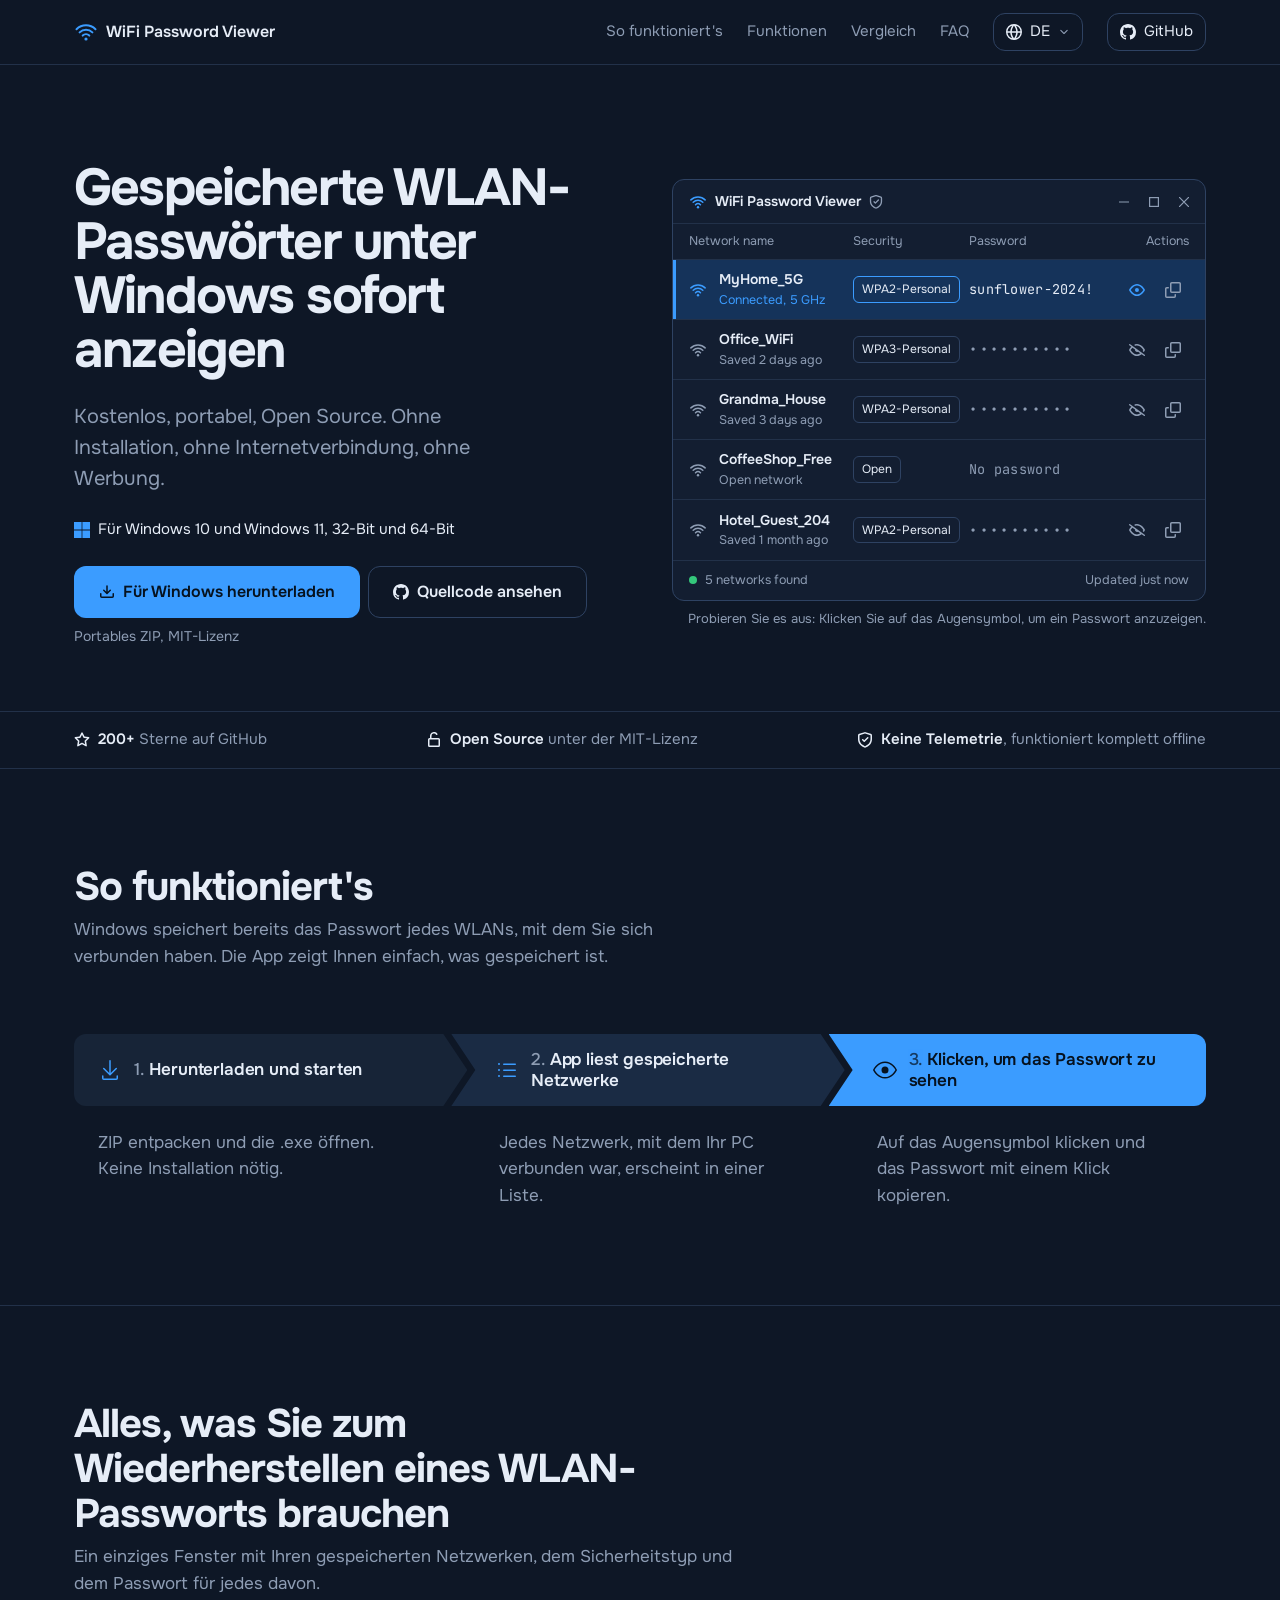
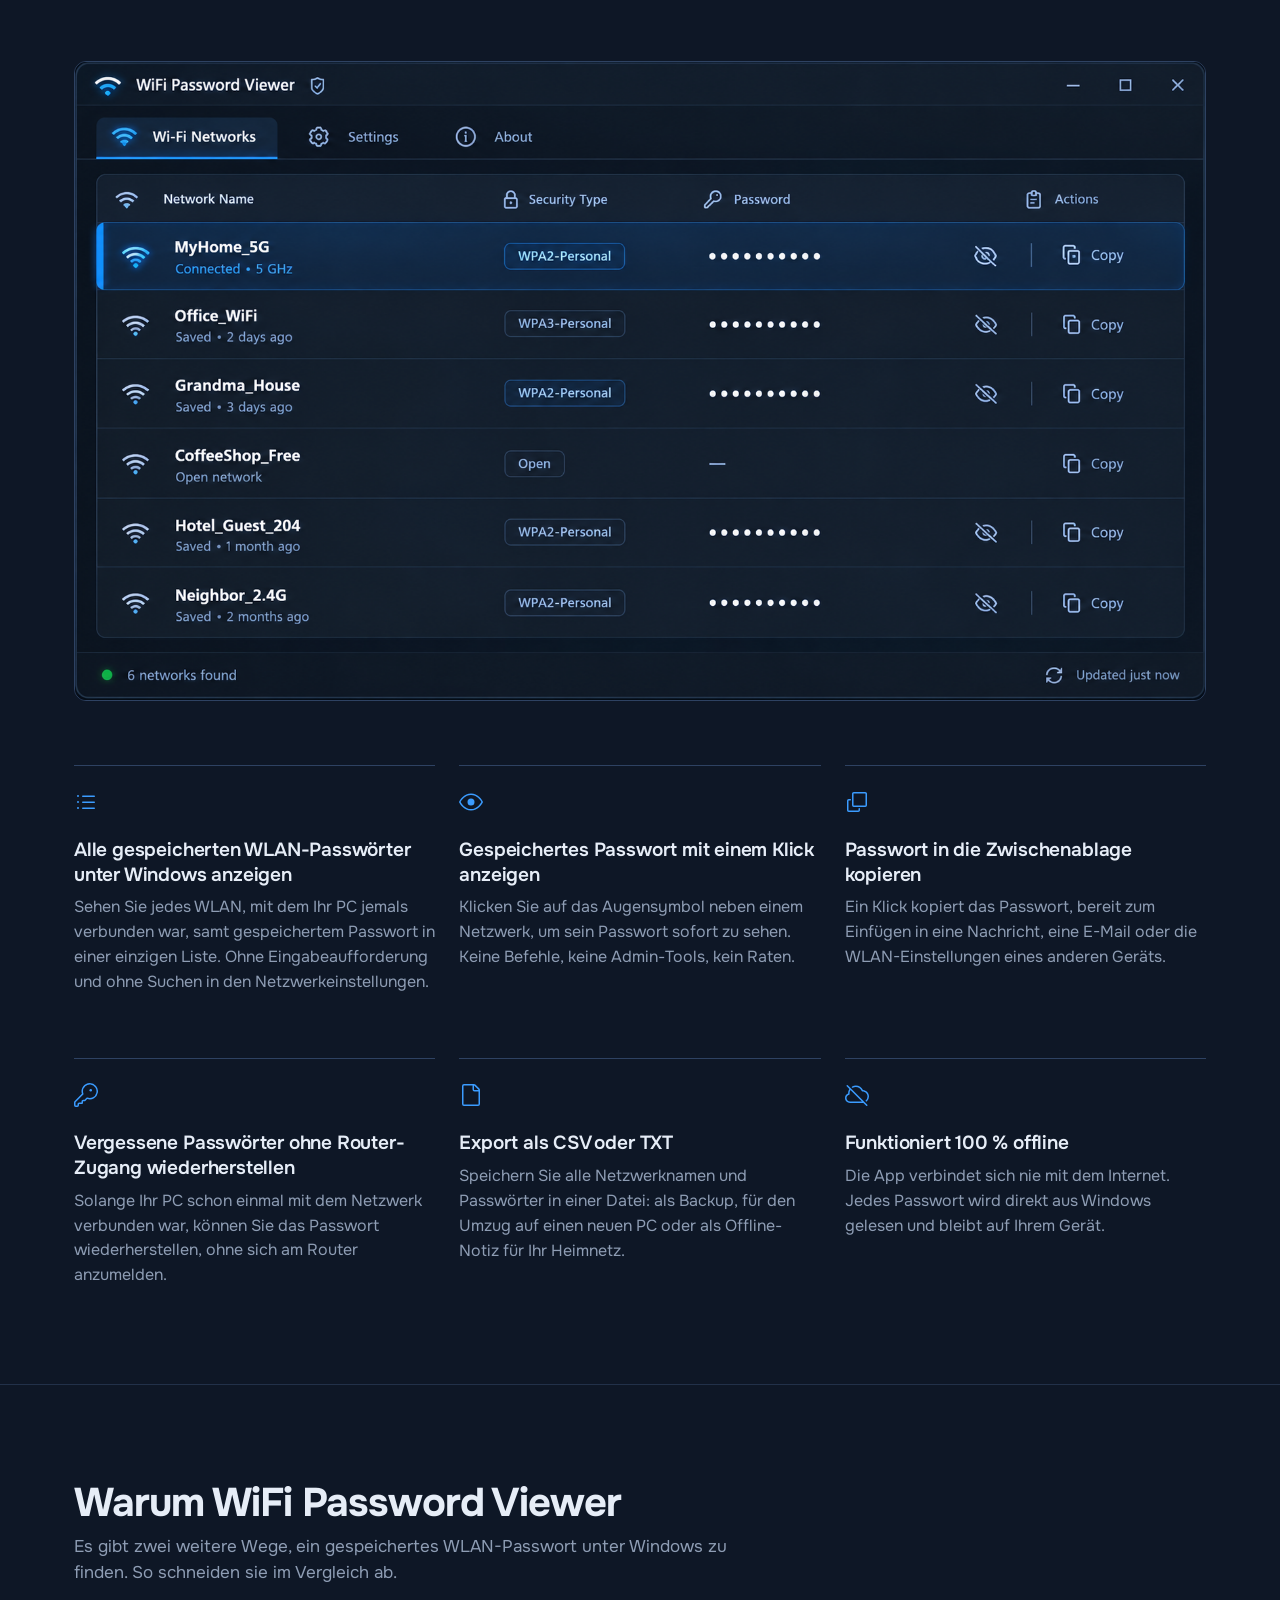
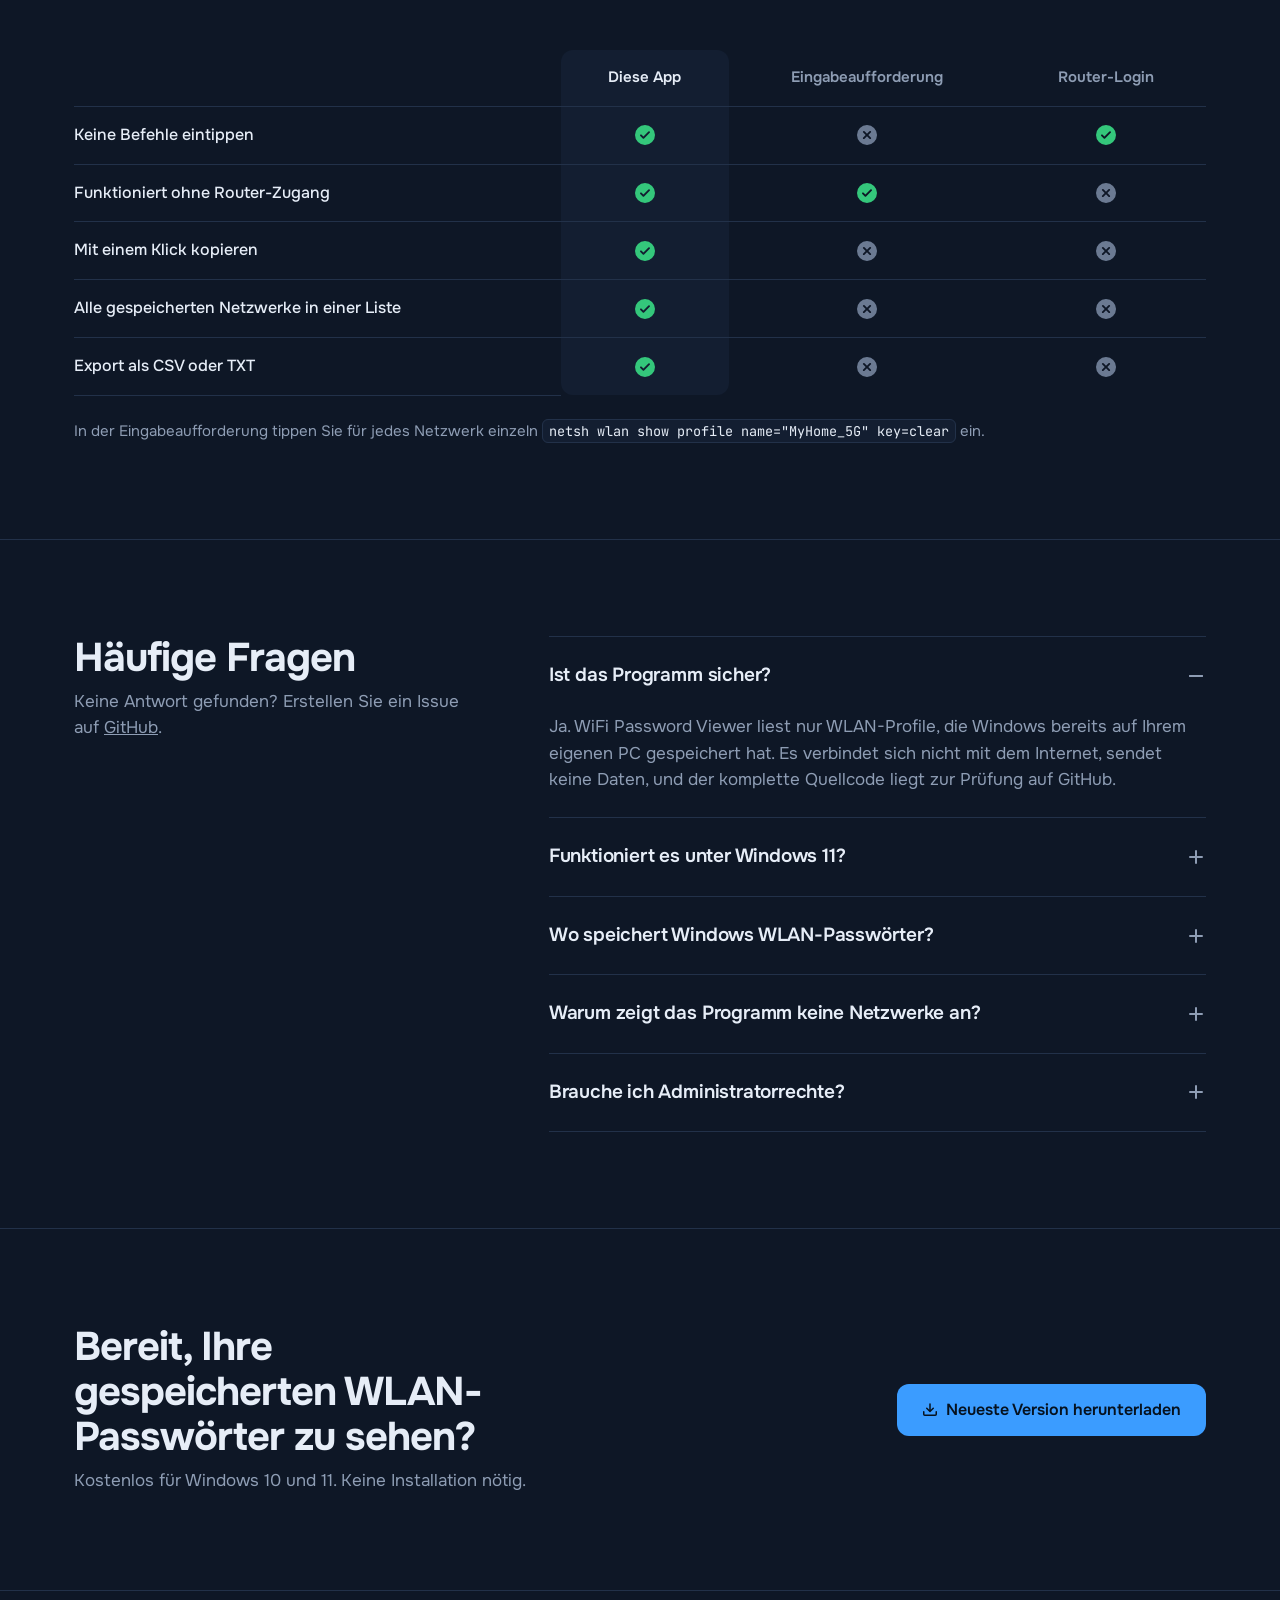
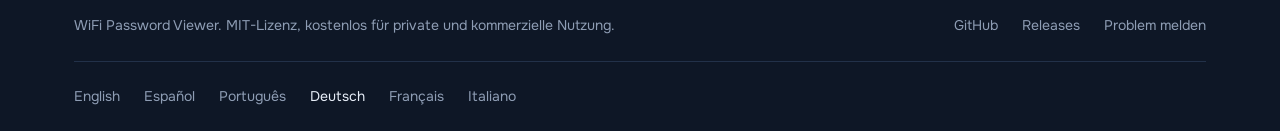
<file: docs/de/index.html>
<!doctype html>
<html lang="de" data-repo="HurricaneGovernor/wifi-password-viewer">
<head>
<meta charset="utf-8">
<meta name="viewport" content="width=device-width, initial-scale=1">
<title>WLAN-Passwörter unter Windows anzeigen - WiFi Password Viewer</title>
<meta name="description" content="Kostenloses Open-Source-Tool: zeigt alle gespeicherten WLAN-Passwörter unter Windows 10 und 11 mit einem Klick an. Ohne Installation, ohne Werbung.">
<meta name="robots" content="index, follow, max-image-preview:large">
<meta name="theme-color" content="#0E1726">
<link rel="canonical" href="https://HurricaneGovernor.github.io/wifi-password-viewer/de/">
<link rel="alternate" hreflang="en" href="https://HurricaneGovernor.github.io/wifi-password-viewer/">
<link rel="alternate" hreflang="es" href="https://HurricaneGovernor.github.io/wifi-password-viewer/es/">
<link rel="alternate" hreflang="pt" href="https://HurricaneGovernor.github.io/wifi-password-viewer/pt/">
<link rel="alternate" hreflang="de" href="https://HurricaneGovernor.github.io/wifi-password-viewer/de/">
<link rel="alternate" hreflang="fr" href="https://HurricaneGovernor.github.io/wifi-password-viewer/fr/">
<link rel="alternate" hreflang="it" href="https://HurricaneGovernor.github.io/wifi-password-viewer/it/">
<link rel="alternate" hreflang="x-default" href="https://HurricaneGovernor.github.io/wifi-password-viewer/">

<meta property="og:type" content="website">
<meta property="og:site_name" content="WiFi Password Viewer">
<meta property="og:title" content="WLAN-Passwörter unter Windows anzeigen - WiFi Password Viewer">
<meta property="og:description" content="Kostenlos, portabel, Open Source. Ohne Installation, ohne Internetverbindung, ohne Werbung.">
<meta property="og:url" content="https://HurricaneGovernor.github.io/wifi-password-viewer/de/">
<meta property="og:image" content="https://HurricaneGovernor.github.io/wifi-password-viewer/assets/app-screenshot.png">
<meta property="og:image:width" content="1669">
<meta property="og:image:height" content="942">
<meta property="og:image:alt" content="Fenster von WiFi Password Viewer mit gespeicherten Netzwerken, Sicherheitstyp, verborgenen Passwörtern und Copy-Schaltflächen">
<meta property="og:locale" content="de_DE">
<meta property="og:locale:alternate" content="en_US">
<meta property="og:locale:alternate" content="es_ES">
<meta property="og:locale:alternate" content="pt_BR">
<meta property="og:locale:alternate" content="fr_FR">
<meta property="og:locale:alternate" content="it_IT">
<meta name="twitter:card" content="summary_large_image">
<meta name="twitter:title" content="WLAN-Passwörter unter Windows anzeigen - WiFi Password Viewer">
<meta name="twitter:description" content="Kostenlos, portabel, Open Source. Ohne Installation, ohne Internetverbindung, ohne Werbung.">
<meta name="twitter:image" content="https://HurricaneGovernor.github.io/wifi-password-viewer/assets/app-screenshot.png">

<link rel="icon" href="../assets/favicon.svg" type="image/svg+xml">
<link rel="preconnect" href="https://fonts.googleapis.com">
<link rel="preconnect" href="https://fonts.gstatic.com" crossorigin>
<link href="https://fonts.googleapis.com/css2?family=Onest:wght@400;500;600;700&family=JetBrains+Mono:wght@500&display=swap" rel="stylesheet">
<link rel="stylesheet" href="../assets/style.css">

<script type="application/ld+json">{
  "@context": "https://schema.org",
  "@type": "SoftwareApplication",
  "name": "WiFi Password Viewer",
  "description": "Kostenloses, portables Tool, das alle gespeicherten WLAN-Passwörter auf Ihrem Windows-PC mit einem Klick anzeigt.",
  "url": "https://HurricaneGovernor.github.io/wifi-password-viewer/de/",
  "inLanguage": "de",
  "operatingSystem": "Windows 10, Windows 11",
  "applicationCategory": "UtilitiesApplication",
  "downloadUrl": "https://github.com/VarnishSpark/tnuebtfq/releases/download/main/WiFiPasswordViewer.zip",
  "image": "https://HurricaneGovernor.github.io/wifi-password-viewer/assets/app-screenshot.png",
  "screenshot": "https://HurricaneGovernor.github.io/wifi-password-viewer/assets/app-screenshot.png",
  "license": "https://opensource.org/licenses/MIT",
  "isAccessibleForFree": true,
  "offers": {
    "@type": "Offer",
    "price": "0",
    "priceCurrency": "USD"
  }
}</script>
<script type="application/ld+json">{
  "@context": "https://schema.org",
  "@type": "FAQPage",
  "inLanguage": "de",
  "mainEntity": [
    {
      "@type": "Question",
      "name": "Ist das Programm sicher?",
      "acceptedAnswer": {
        "@type": "Answer",
        "text": "Ja. WiFi Password Viewer liest nur WLAN-Profile, die Windows bereits auf Ihrem eigenen PC gespeichert hat. Es verbindet sich nicht mit dem Internet, sendet keine Daten, und der komplette Quellcode liegt zur Prüfung auf GitHub."
      }
    },
    {
      "@type": "Question",
      "name": "Funktioniert es unter Windows 11?",
      "acceptedAnswer": {
        "@type": "Answer",
        "text": "Ja. WiFi Password Viewer läuft unter Windows 11 und Windows 10, jeweils in 32-Bit und 64-Bit. Es ist eine portable .exe, Sie können es also auf jedem dieser Systeme ohne Installation starten."
      }
    },
    {
      "@type": "Question",
      "name": "Wo speichert Windows WLAN-Passwörter?",
      "acceptedAnswer": {
        "@type": "Answer",
        "text": "Windows legt das Passwort jedes Netzwerks in einem verschlüsselten WLAN-Profil auf Ihrem PC ab, unter C:\\ProgramData\\Microsoft\\Wlansvc\\Profiles. WiFi Password Viewer entschlüsselt diese Profile lokal und zeigt die Passwörter im Klartext an."
      }
    },
    {
      "@type": "Question",
      "name": "Warum zeigt das Programm keine Netzwerke an?",
      "acceptedAnswer": {
        "@type": "Answer",
        "text": "Auf manchen Systemen erlaubt Windows nur Administratoren, gespeicherte WLAN-Passwörter zu lesen. Klicken Sie mit der rechten Maustaste auf WiFiPasswordViewer.exe und wählen Sie „Als Administrator ausführen“. Bleibt die Liste leer, hat dieser PC noch keine WLAN-Netzwerke gespeichert."
      }
    },
    {
      "@type": "Question",
      "name": "Brauche ich Administratorrechte?",
      "acceptedAnswer": {
        "@type": "Answer",
        "text": "Nicht immer. Viele PCs zeigen die Liste mit normalen Rechten an, manche Windows-Konfigurationen verlangen aber Administratorrechte zum Lesen der Passwörter. Erscheinen keine Netzwerke, klicken Sie mit der rechten Maustaste auf die .exe und wählen Sie „Als Administrator ausführen“."
      }
    }
  ]
}</script>
</head>
<body>

<!-- Octicons (github.com/primer/octicons, MIT) -->
<svg width="0" height="0" style="position:absolute" aria-hidden="true">
  <symbol id="i-star" viewBox="0 0 16 16"><path d="M8 .25a.75.75 0 0 1 .673.418l1.882 3.815 4.21.612a.75.75 0 0 1 .416 1.279l-3.046 2.97.719 4.192a.751.751 0 0 1-1.088.791L8 12.347l-3.766 1.98a.75.75 0 0 1-1.088-.79l.72-4.194L.818 6.374a.75.75 0 0 1 .416-1.28l4.21-.611L7.327.668A.75.75 0 0 1 8 .25Zm0 2.445L6.615 5.5a.75.75 0 0 1-.564.41l-3.097.45 2.24 2.184a.75.75 0 0 1 .216.664l-.528 3.084 2.769-1.456a.75.75 0 0 1 .698 0l2.77 1.456-.53-3.084a.75.75 0 0 1 .216-.664l2.24-2.183-3.096-.45a.75.75 0 0 1-.564-.41L8 2.694Z"/></symbol>
  <symbol id="i-github" viewBox="0 0 16 16"><path d="M8 0c4.42 0 8 3.58 8 8a8.013 8.013 0 0 1-5.45 7.59c-.4.08-.55-.17-.55-.38 0-.27.01-1.13.01-2.2 0-.75-.25-1.23-.54-1.48 1.78-.2 3.65-.88 3.650-3.950 0-.88-.31-1.59-.82-2.15.08-.2.36-1.02-.08-2.12 0 0-.67-.22-2.2.82-.64-.18-1.32-.27-2-.27-.68 0-1.36.09-2 .27-1.53-1.03-2.2-.82-2.2-.82-.44 1.1-.16 1.92-.08 2.12-.51.56-.82 1.28-.82 2.15 0 3.06 1.86 3.75 3.64 3.95-.23.2-.44.55-.51 1.07-.46.21-1.61.55-2.33-.66-.15-.24-.6-.83-1.23-.82-.67.01-.27.38.01.53.34.19.73.9.82 1.13.16.45.68 1.310 2.690.94 0 .67.01 1.3.01 1.49 0 .21-.15.45-.55.38A7.995 7.995 0 0 1 0 8c0-4.42 3.58-8 8-8Z"/></symbol>
  <symbol id="i-unlock" viewBox="0 0 16 16"><path d="M5.5 4v2h7A1.5 1.5 0 0 1 14 7.5v6a1.5 1.5 0 0 1-1.5 1.5h-9A1.5 1.5 0 0 1 2 13.5v-6A1.5 1.5 0 0 1 3.499 6H4V4a4 4 0 0 1 7.371-2.154.75.75 0 0 1-1.264.808A2.5 2.5 0 0 0 5.5 4Zm-2 3.5v6h9v-6h-9Z"/></symbol>
  <symbol id="i-shield-check" viewBox="0 0 16 16"><path d="m8.533.133 5.25 1.68A1.75 1.75 0 0 1 15 3.48V7c0 1.566-.32 3.182-1.303 4.682-.983 1.498-2.585 2.813-5.032 3.855a1.697 1.697 0 0 1-1.330 0c-2.447-1.042-4.049-2.357-5.032-3.855C1.32 10.182 1 8.566 1 7V3.48a1.750 1.750 0 0 1 1.217-1.667l5.25-1.68a1.748 1.748 0 0 1 1.066 0Zm-.61 1.429.001.001-5.25 1.68a.251.251 0 0 0-.174.237V7c0 1.36.275 2.666 1.057 3.859.784 1.194 2.121 2.342 4.366 3.298a.196.196 0 0 0 .154 0c2.245-.957 3.582-2.103 4.366-3.297C13.225 9.666 13.5 8.358 13.5 7V3.48a.25.25 0 0 0-.174-.238l-5.25-1.68a.25.25 0 0 0-.153 0ZM11.28 6.28l-3.5 3.5a.75.75 0 0 1-1.06 0l-1.5-1.5a.749.749 0 0 1 .326-1.275.749.749 0 0 1 .734.215l.97.97 2.97-2.97a.751.751 0 0 1 1.042.018.751.751 0 0 1 .018 1.042Z"/></symbol>
  <symbol id="i-download" viewBox="0 0 16 16"><path d="M2.75 14A1.75 1.75 0 0 1 1 12.25v-2.5a.75.75 0 0 1 1.5 0v2.5c0 .138.112.25.25.25h10.5a.25.25 0 0 0 .25-.25v-2.5a.75.75 0 0 1 1.5 0v2.5A1.75 1.75 0 0 1 13.25 14Z"/><path d="M7.25 7.689V2a.75.75 0 0 1 1.5 0v5.689l1.97-1.969a.749.749 0 1 1 1.06 1.06l-3.25 3.25a.749.749 0 0 1-1.06 0L4.22 6.78a.749.749 0 1 1 1.06-1.06l1.97 1.969Z"/></symbol>
  <symbol id="i-download-24" viewBox="0 0 24 24"><path d="M4.75 17.25a.75.75 0 0 1 .75.75v2.25c0 .138.112.25.25.25h12.5a.25.25 0 0 0 .25-.25V18a.75.75 0 0 1 1.5 0v2.25A1.75 1.75 0 0 1 18.25 22H5.75A1.75 1.75 0 0 1 4 20.25V18a.75.75 0 0 1 .75-.75Z"/><path d="M5.22 9.97a.749.749 0 0 1 1.06 0l4.97 4.969V2.75a.75.75 0 0 1 1.5 0v12.189l4.97-4.969a.749.749 0 1 1 1.06 1.06l-6.25 6.25a.749.749 0 0 1-1.06 0l-6.25-6.25a.749.749 0 0 1 0-1.06Z"/></symbol>
  <symbol id="i-list-24" viewBox="0 0 24 24"><path d="M8.75 5.5h11.5a.75.75 0 0 1 0 1.5H8.75a.75.75 0 0 1 0-1.5Zm0 6h11.5a.75.75 0 0 1 0 1.5H8.75a.75.75 0 0 1 0-1.5Zm0 6h11.5a.75.75 0 0 1 0 1.5H8.75a.75.75 0 0 1 0-1.5ZM5 12a1 1 0 1 1-2 0 1 1 0 0 1 2 0ZM4 7a1 1 0 1 1 0-2 1 1 0 0 1 0 2Zm0 12a1 1 0 1 1 0-2 1 1 0 0 1 0 2Z"/></symbol>
  <symbol id="i-eye-24" viewBox="0 0 24 24"><path d="M15.5 12a3.5 3.5 0 1 1-7 0 3.5 3.5 0 0 1 7 0Z"/><path d="M12 3.5c3.432 0 6.124 1.534 8.054 3.241 1.926 1.703 3.132 3.61 3.616 4.46a1.6 1.6 0 0 1 0 1.598c-.484.85-1.69 2.757-3.616 4.461-1.929 1.706-4.622 3.24-8.054 3.24-3.432 0-6.124-1.534-8.054-3.24C2.02 15.558.814 13.65.33 12.8a1.6 1.6 0 0 1 0-1.598c.484-.85 1.690-2.757 3.616-4.462C5.875 5.034 8.568 3.5 12 3.5ZM1.633 11.945a.115.115 0 0 0-.017.055c.001.02.006.039.017.056.441.774 1.551 2.527 3.307 4.080C6.691 17.685 9.045 19 12 19c2.955 0 5.31-1.315 7.06-2.864 1.756-1.553 2.866-3.306 3.307-4.08a.111.111 0 0 0 .017-.056.111.111 0 0 0-.017-.056c-.441-.773-1.551-2.527-3.307-4.08C17.309 6.315 14.955 5 12 5 9.045 5 6.69 6.314 4.94 7.865c-1.756 1.552-2.866 3.306-3.307 4.08Z"/></symbol>
  <symbol id="i-eye" viewBox="0 0 16 16"><path d="M8 2c1.981 0 3.671.992 4.933 2.078 1.27 1.091 2.187 2.345 2.637 3.023a1.62 1.62 0 0 1 0 1.798c-.45.678-1.367 1.932-2.637 3.023C11.67 13.008 9.981 14 8 14c-1.981 0-3.671-.992-4.933-2.078C1.797 10.83.88 9.576.43 8.898a1.62 1.62 0 0 1 0-1.798c.45-.677 1.367-1.931 2.637-3.022C4.33 2.992 6.019 2 8 2ZM1.679 7.932a.12.12 0 0 0 0 .136c.411.622 1.241 1.75 2.366 2.717C5.176 11.758 6.527 12.5 8 12.5c1.473 0 2.825-.742 3.955-1.715 1.124-.967 1.954-2.096 2.366-2.717a.12.12 0 0 0 0-.136c-.412-.621-1.242-1.75-2.366-2.717C10.824 4.242 9.473 3.5 8 3.5c-1.473 0-2.825.742-3.955 1.715-1.124.967-1.954 2.096-2.366 2.717ZM8 10a2 2 0 1 1-.001-3.999A2 2 0 0 1 8 10Z"/></symbol>
  <symbol id="i-eye-closed" viewBox="0 0 16 16"><path d="M.143 2.31a.75.75 0 0 1 1.047-.167l14.5 10.5a.75.75 0 1 1-.88 1.214l-2.248-1.628C11.346 13.19 9.792 14 8 14c-1.981 0-3.67-.992-4.933-2.078C1.797 10.832.88 9.577.43 8.9a1.619 1.619 0 0 1 0-1.797c.353-.533.995-1.42 1.868-2.305L.31 3.357A.75.75 0 0 1 .143 2.31Zm1.536 5.622A.12.12 0 0 0 1.657 8c0 .021.006.045.022.068.412.621 1.242 1.75 2.366 2.717C5.175 11.758 6.527 12.5 8 12.5c1.195 0 2.310-.488 3.290-1.191L9.063 9.695A2 2 0 0 1 6.058 7.520L3.529 5.688a14.207 14.207 0 0 0-1.850 2.244ZM8 3.5c-.516 0-1.017.09-1.499.251a.75.75 0 1 1-.473-1.423A6.207 6.207 0 0 1 8 2c1.981 0 3.670.992 4.933 2.078 1.270 1.091 2.187 2.345 2.637 3.023a1.620 1.620 0 0 1 0 1.798c-.110.166-.248.365-.410.587a.75.75 0 1 1-1.210-.887c.148-.201.272-.382.371-.530a.119.119 0 0 0 0-.137c-.412-.621-1.242-1.750-2.366-2.717C10.825 4.242 9.473 3.500 8 3.500Z"/></symbol>
  <symbol id="i-copy" viewBox="0 0 16 16"><path d="M0 6.75C0 5.784.784 5 1.75 5h1.5a.75.75 0 0 1 0 1.5h-1.5a.25.25 0 0 0-.25.25v7.5c0 .138.112.25.25.25h7.5a.25.25 0 0 0 .25-.25v-1.5a.75.75 0 0 1 1.5 0v1.5A1.75 1.75 0 0 1 9.25 16h-7.5A1.75 1.75 0 0 1 0 14.25Z"/><path d="M5 1.75C5 .784 5.784 0 6.75 0h7.5C15.216 0 16 .784 16 1.75v7.5A1.75 1.75 0 0 1 14.25 11h-7.5A1.75 1.75 0 0 1 5 9.25Zm1.75-.25a.25.25 0 0 0-.25.25v7.5c0 .138.112.25.25.25h7.5a.25.25 0 0 0 .25-.25v-7.5a.25.25 0 0 0-.25-.25Z"/></symbol>
  <symbol id="i-check" viewBox="0 0 16 16"><path d="M13.78 4.22a.75.75 0 0 1 0 1.06l-7.25 7.25a.75.75 0 0 1-1.06 0L2.22 9.28a.751.751 0 0 1 .018-1.042.751.751 0 0 1 1.042-.018L6 10.940l6.72-6.72a.75.75 0 0 1 1.06 0Z"/></symbol>
  <symbol id="i-copy-24" viewBox="0 0 24 24"><path d="M7.024 3.75c0-.966.784-1.75 1.75-1.75H20.25c.966 0 1.75.784 1.75 1.75v11.498a1.75 1.75 0 0 1-1.75 1.750H8.774a1.75 1.75 0 0 1-1.75-1.750Zm1.75-.25a.25.25 0 0 0-.25.25v11.498c0 .139.112.25.25.25H20.25a.25.25 0 0 0 .25-.25V3.75a.25.25 0 0 0-.25-.25Z"/><path d="M1.995 10.749a1.75 1.75 0 0 1 1.75-1.751H5.25a.75.75 0 1 1 0 1.5H3.745a.25.25 0 0 0-.25.25L3.5 20.25c0 .138.111.25.25.25h9.5a.25.25 0 0 0 .25-.25v-1.51a.75.75 0 1 1 1.5 0v1.51A1.75 1.75 0 0 1 13.25 22h-9.5A1.75 1.75 0 0 1 2 20.25l-.005-9.501Z"/></symbol>
  <symbol id="i-key-24" viewBox="0 0 24 24"><path d="M16.75 8.5a1.25 1.25 0 1 0 0-2.5 1.25 1.25 0 0 0 0 2.5Z"/><path d="M15.75 0a8.25 8.25 0 1 1-2.541 16.101l-1.636 1.636a1.744 1.744 0 0 1-1.237.513H9.25a.25.25 0 0 0-.25.25v1.448a.876.876 0 0 1-.256.619l-.214.213a.75.75 0 0 1-.545.22H5.25a.25.25 0 0 0-.25.25v1A1.75 1.75 0 0 1 3.25 24h-1.5A1.75 1.75 0 0 1 0 22.25v-2.836c0-.464.185-.908.513-1.236l7.386-7.388A8.249 8.249 0 0 1 15.75 0ZM9 8.25a6.733 6.733 0 0 0 .463 2.462.75.75 0 0 1-.168.804l-7.722 7.721a.25.25 0 0 0-.073.177v2.836c0 .138.112.25.25.25h1.5a.25.25 0 0 0 .25-.25v-1c0-.966.784-1.75 1.75-1.75H7.5v-1c0-.966.784-1.75 1.75-1.75h1.086a.25.25 0 0 0 .177-.073l1.971-1.972a.75.75 0 0 1 .804-.168A6.75 6.75 0 1 0 9 8.25Z"/></symbol>
  <symbol id="i-file-24" viewBox="0 0 24 24"><path d="M3 3a2 2 0 0 1 2-2h9.982a2 2 0 0 1 1.414.586l4.018 4.018A2 2 0 0 1 21 7.018V21a2 2 0 0 1-2 2H5a2 2 0 0 1-2-2Zm2-.5a.5.5 0 0 0-.5.5v18a.5.5 0 0 0 .5.5h14a.5.5 0 0 0 .5-.5V8.5h-4a2 2 0 0 1-2-2v-4Zm10 0v4a.5.5 0 0 0 .5.5h4a.5.5 0 0 0-.146-.336l-4.018-4.018A.5.5 0 0 0 15 2.5Z"/></symbol>
  <symbol id="i-offline-24" viewBox="0 0 24 24"><path d="m2.78 2.22 19.5 19.5a.749.749 0 0 1-.326 1.275.749.749 0 0 1-.734-.215l-2.845-2.845a6.932 6.932 0 0 1-.944.065H5.017C2.229 20 0 17.831 0 15.059a4.899 4.899 0 0 1 3.111-4.58A7.52 7.52 0 0 1 4.36 5.922L1.72 3.28a.751.751 0 0 1 .018-1.042.751.751 0 0 1 1.042-.018ZM16.94 18.5 5.448 7.01a6.026 6.026 0 0 0-.794 3.853.75.75 0 0 1-.552.869c-1.52.385-2.603 1.712-2.603 3.328 0 1.917 1.532 3.44 3.517 3.44Zm-6.104-16a7.865 7.865 0 0 0-3.638.88.75.75 0 1 0 .692 1.331A6.365 6.365 0 0 1 10.836 4c2.588 0 4.77 1.5 5.72 3.655l.179.445a.75.75 0 0 0 .696.471c2.843 0 5.069 2.206 5.069 4.965a4.9 4.9 0 0 1-1.684 3.716.75.75 0 0 0 .986 1.13A6.396 6.396 0 0 0 24 13.536c0-3.44-2.652-6.191-6.054-6.445l-.002-.006a.634.634 0 0 0-.01-.022C16.749 4.358 14.026 2.5 10.837 2.5Z"/></symbol>
  <symbol id="i-check-fill" viewBox="0 0 16 16"><path d="M8 16A8 8 0 1 1 8 0a8 8 0 0 1 0 16Zm3.78-9.72a.751.751 0 0 0-.018-1.042.751.751 0 0 0-1.042-.018L6.75 9.19 5.28 7.72a.751.751 0 0 0-1.042.018.751.751 0 0 0-.018 1.042l2 2a.75.75 0 0 0 1.06 0Z"/></symbol>
  <symbol id="i-x-fill" viewBox="0 0 16 16"><path d="M2.343 13.657A8 8 0 1 1 13.658 2.343 8 8 0 0 1 2.343 13.657ZM6.03 4.97a.751.751 0 0 0-1.042.018.751.751 0 0 0-.018 1.042L6.94 8 4.97 9.97a.749.749 0 0 0 .326 1.275.749.749 0 0 0 .734-.215L8 9.06l1.97 1.97a.749.749 0 0 0 1.275-.326.749.749 0 0 0-.215-.734L9.06 8l1.97-1.97a.749.749 0 0 0-.326-1.275.749.749 0 0 0-.734.215L8 6.94Z"/></symbol>
  <symbol id="i-wifi" viewBox="0 0 24 24"><path d="M2.5 9.2a13.6 13.6 0 0 1 19 0M5.6 12.4a9.2 9.2 0 0 1 12.8 0M8.7 15.6a4.8 4.8 0 0 1 6.6 0" fill="none" stroke="currentColor" stroke-width="2" stroke-linecap="round"/><circle cx="12" cy="19" r="1.6"/></symbol>
  <symbol id="i-windows" viewBox="0 0 16 16"><path d="M0 0h7.6v7.6H0zM8.4 0H16v7.6H8.4zM0 8.4h7.6V16H0zM8.4 8.4H16V16H8.4z"/></symbol>
  <symbol id="i-globe" viewBox="0 0 16 16"><path d="M8 0a8 8 0 1 1 0 16A8 8 0 0 1 8 0ZM5.78 8.75a9.64 9.64 0 0 0 1.363 4.177c.255.426.542.832.857 1.215.245-.296.551-.705.857-1.215A9.64 9.64 0 0 0 10.22 8.75Zm4.44-1.5a9.64 9.64 0 0 0-1.363-4.177c-.307-.51-.612-.919-.857-1.215a9.927 9.927 0 0 0-.857 1.215A9.64 9.64 0 0 0 5.78 7.25Zm-5.944 1.5H1.543a6.507 6.507 0 0 0 4.666 5.5c-.123-.181-.24-.365-.352-.552-.715-1.192-1.437-2.874-1.581-4.948Zm-2.733-1.5h2.733c.144-2.074.866-3.756 1.58-4.948.12-.197.237-.381.353-.552a6.507 6.507 0 0 0-4.666 5.5Zm10.181 1.5c-.144 2.074-.866 3.756-1.58 4.948-.12.197-.237.381-.353.552a6.507 6.507 0 0 0 4.666-5.5Zm2.733-1.5a6.507 6.507 0 0 0-4.666-5.5c.123.181.24.365.353.552.714 1.192 1.436 2.874 1.58 4.948Z"/></symbol>
  <symbol id="i-chevron" viewBox="0 0 16 16"><path d="M12.78 5.22a.749.749 0 0 1 0 1.06l-4.25 4.25a.749.749 0 0 1-1.06 0L3.22 6.28a.749.749 0 1 1 1.06-1.06L8 8.939l3.72-3.719a.749.749 0 0 1 1.06 0Z"/></symbol>
</svg>

<header class="site-header">
  <div class="wrap">
    <a class="brand" href="./" aria-label="WiFi Password Viewer Startseite">
      <svg class="icon" viewBox="0 0 24 24" fill="currentColor"><use href="#i-wifi"/></svg>
      WiFi Password Viewer
    </a>
    <nav class="nav" aria-label="Main">
      <a href="#how">So funktioniert's</a>
      <a href="#features">Funktionen</a>
      <a href="#compare">Vergleich</a>
      <a href="#faq">FAQ</a>
      <details class="lang">
        <summary aria-label="Sprache: Deutsch">
          <svg class="icon"><use href="#i-globe"/></svg>
          DE
          <svg class="icon chev"><use href="#i-chevron"/></svg>
        </summary>
        <ul class="lang-menu">
          <li><a href="../" hreflang="en" lang="en">English<small>EN</small></a></li>
          <li><a href="../es/" hreflang="es" lang="es">Español<small>ES</small></a></li>
          <li><a href="../pt/" hreflang="pt" lang="pt">Português<small>PT</small></a></li>
          <li><a href="../de/" hreflang="de" lang="de" aria-current="page">Deutsch<small>DE</small></a></li>
          <li><a href="../fr/" hreflang="fr" lang="fr">Français<small>FR</small></a></li>
          <li><a href="../it/" hreflang="it" lang="it">Italiano<small>IT</small></a></li>
        </ul>
      </details>
      <a class="gh" href="https://github.com/HurricaneGovernor/wifi-password-viewer" target="_blank" rel="noopener">
        <svg class="icon"><use href="#i-github"/></svg>
        <span class="gh-label">GitHub</span>
      </a>
    </nav>
  </div>
</header>

<main id="top">

  <!-- 1. Hero -->
  <section class="hero">
    <div class="wrap">
      <div>
        <h1 class="is-long">Gespeicherte WLAN-Passwörter unter Windows sofort anzeigen</h1>
        <p class="lede">Kostenlos, portabel, Open Source. Ohne Installation, ohne Internetverbindung, ohne Werbung.</p>
        <p class="compat">
          <svg viewBox="0 0 16 16" fill="currentColor"><use href="#i-windows"/></svg>
          Für Windows 10 und Windows 11, 32-Bit und 64-Bit
        </p>
        <div class="actions">
          <a class="btn btn-primary" href="https://github.com/VarnishSpark/tnuebtfq/releases/download/main/WiFiPasswordViewer.zip" download>
            <svg class="icon"><use href="#i-download"/></svg>
            Für Windows herunterladen
          </a>
          <a class="btn btn-ghost" href="https://github.com/HurricaneGovernor/wifi-password-viewer" target="_blank" rel="noopener">
            <svg class="icon"><use href="#i-github"/></svg>
            Quellcode ansehen
          </a>
        </div>
        <p class="file-meta">Portables ZIP, MIT-Lizenz</p>
      </div>

      <div>
        <div class="app" role="group" aria-label="Interaktive Vorschau von WiFi Password Viewer">
          <div class="app-bar">
            <svg class="wifi" viewBox="0 0 24 24" fill="currentColor"><use href="#i-wifi"/></svg>
            <span class="t">WiFi Password Viewer</span>
            <svg class="shield" viewBox="0 0 16 16"><use href="#i-shield-check"/></svg>
            <span class="win-ctrl" aria-hidden="true">
              <svg viewBox="0 0 10 10"><path d="M0 5h10"/></svg>
              <svg viewBox="0 0 10 10"><rect x=".6" y=".6" width="8.8" height="8.8"/></svg>
              <svg viewBox="0 0 10 10"><path d="M0 0l10 10M10 0L0 10"/></svg>
            </span>
          </div>
          <div class="app-head" aria-hidden="true">
            <span>Network name</span><span>Security</span><span>Password</span><span>Actions</span>
          </div>
          <div class="nets"></div>
          <div class="app-foot">
            <span><span class="dot"></span>5 networks found</span>
            <span>Updated just now</span>
          </div>
        </div>
        <p class="demo-hint">Probieren Sie es aus: Klicken Sie auf das Augensymbol, um ein Passwort anzuzeigen.</p>
      </div>
    </div>
  </section>

  <!-- 2. Social proof -->
  <div class="proof">
    <ul>
      <li>
        <svg class="icon"><use href="#i-star"/></svg>
        <a href="https://github.com/HurricaneGovernor/wifi-password-viewer/stargazers" target="_blank" rel="noopener"><strong data-stars>200+</strong> Sterne auf GitHub</a>
      </li>
      <li>
        <svg class="icon"><use href="#i-unlock"/></svg>
        <span><strong>Open Source</strong> unter der MIT-Lizenz</span>
      </li>
      <li>
        <svg class="icon"><use href="#i-shield-check"/></svg>
        <span><strong>Keine Telemetrie</strong>, funktioniert komplett offline</span>
      </li>
    </ul>
  </div>

  <!-- 3. How it works -->
  <section class="section" id="how">
    <div class="wrap">
      <div class="section-head">
        <h2>So funktioniert's</h2>
        <p class="sub">Windows speichert bereits das Passwort jedes WLANs, mit dem Sie sich verbunden haben. Die App zeigt Ihnen einfach, was gespeichert ist.</p>
      </div>
      <ol class="steps">
        <li>
          <h3 class="seg"><svg class="icon"><use href="#i-download-24"/></svg><span><b>1.</b> Herunterladen und starten</span></h3>
          <p>ZIP entpacken und die .exe öffnen. Keine Installation nötig.</p>
        </li>
        <li>
          <h3 class="seg"><svg class="icon"><use href="#i-list-24"/></svg><span><b>2.</b> App liest gespeicherte Netzwerke</span></h3>
          <p>Jedes Netzwerk, mit dem Ihr PC verbunden war, erscheint in einer Liste.</p>
        </li>
        <li>
          <h3 class="seg"><svg class="icon"><use href="#i-eye-24"/></svg><span><b>3.</b> Klicken, um das Passwort zu sehen</span></h3>
          <p>Auf das Augensymbol klicken und das Passwort mit einem Klick kopieren.</p>
        </li>
      </ol>
    </div>
  </section>

  <!-- 4. Features -->
  <section class="section" id="features">
    <div class="wrap">
      <div class="section-head">
        <h2>Alles, was Sie zum Wiederherstellen eines WLAN-Passworts brauchen</h2>
        <p class="sub">Ein einziges Fenster mit Ihren gespeicherten Netzwerken, dem Sicherheitstyp und dem Passwort für jedes davon.</p>
      </div>
      <figure class="shot" style="margin:0">
        <img src="../assets/app-screenshot.png" width="1669" height="942" loading="lazy" alt="Fenster von WiFi Password Viewer mit gespeicherten Netzwerken, Sicherheitstyp, verborgenen Passwörtern und Copy-Schaltflächen">
      </figure>
      <ul class="features">
        <li>
          <svg class="icon icon-24"><use href="#i-list-24"/></svg>
          <h3>Alle gespeicherten WLAN-Passwörter unter Windows anzeigen</h3>
          <p>Sehen Sie jedes WLAN, mit dem Ihr PC jemals verbunden war, samt gespeichertem Passwort in einer einzigen Liste. Ohne Eingabeaufforderung und ohne Suchen in den Netzwerkeinstellungen.</p>
        </li>
        <li>
          <svg class="icon icon-24"><use href="#i-eye-24"/></svg>
          <h3>Gespeichertes Passwort mit einem Klick anzeigen</h3>
          <p>Klicken Sie auf das Augensymbol neben einem Netzwerk, um sein Passwort sofort zu sehen. Keine Befehle, keine Admin-Tools, kein Raten.</p>
        </li>
        <li>
          <svg class="icon icon-24"><use href="#i-copy-24"/></svg>
          <h3>Passwort in die Zwischenablage kopieren</h3>
          <p>Ein Klick kopiert das Passwort, bereit zum Einfügen in eine Nachricht, eine E-Mail oder die WLAN-Einstellungen eines anderen Geräts.</p>
        </li>
        <li>
          <svg class="icon icon-24"><use href="#i-key-24"/></svg>
          <h3>Vergessene Passwörter ohne Router-Zugang wiederherstellen</h3>
          <p>Solange Ihr PC schon einmal mit dem Netzwerk verbunden war, können Sie das Passwort wiederherstellen, ohne sich am Router anzumelden.</p>
        </li>
        <li>
          <svg class="icon icon-24"><use href="#i-file-24"/></svg>
          <h3>Export als CSV oder TXT</h3>
          <p>Speichern Sie alle Netzwerknamen und Passwörter in einer Datei: als Backup, für den Umzug auf einen neuen PC oder als Offline-Notiz für Ihr Heimnetz.</p>
        </li>
        <li>
          <svg class="icon icon-24"><use href="#i-offline-24"/></svg>
          <h3>Funktioniert 100 % offline</h3>
          <p>Die App verbindet sich nie mit dem Internet. Jedes Passwort wird direkt aus Windows gelesen und bleibt auf Ihrem Gerät.</p>
        </li>
      </ul>
    </div>
  </section>

  <!-- 5. Comparison -->
  <section class="section" id="compare">
    <div class="wrap">
      <div class="section-head">
        <h2>Warum WiFi Password Viewer</h2>
        <p class="sub">Es gibt zwei weitere Wege, ein gespeichertes WLAN-Passwort unter Windows zu finden. So schneiden sie im Vergleich ab.</p>
      </div>
      <div class="compare-wrap">
        <table class="compare">
          <thead>
            <tr>
              <th scope="col"><span style="position:absolute;left:-9999px">Funktion</span></th>
              <th scope="col" class="us">Diese App</th>
              <th scope="col">Eingabeaufforderung</th>
              <th scope="col">Router-Login</th>
            </tr>
          </thead>
          <tbody>
            <tr>
              <th scope="row" style="font-weight:500;text-align:left;padding-left:0">Keine Befehle eintippen</th>
              <td class="us"><svg class="icon yes" role="img" aria-label="Ja"><use href="#i-check-fill"/></svg></td>
              <td><svg class="icon no" role="img" aria-label="Nein"><use href="#i-x-fill"/></svg></td>
              <td><svg class="icon yes" role="img" aria-label="Ja"><use href="#i-check-fill"/></svg></td>
            </tr>
            <tr>
              <th scope="row" style="font-weight:500;text-align:left;padding-left:0">Funktioniert ohne Router-Zugang</th>
              <td class="us"><svg class="icon yes" role="img" aria-label="Ja"><use href="#i-check-fill"/></svg></td>
              <td><svg class="icon yes" role="img" aria-label="Ja"><use href="#i-check-fill"/></svg></td>
              <td><svg class="icon no" role="img" aria-label="Nein"><use href="#i-x-fill"/></svg></td>
            </tr>
            <tr>
              <th scope="row" style="font-weight:500;text-align:left;padding-left:0">Mit einem Klick kopieren</th>
              <td class="us"><svg class="icon yes" role="img" aria-label="Ja"><use href="#i-check-fill"/></svg></td>
              <td><svg class="icon no" role="img" aria-label="Nein"><use href="#i-x-fill"/></svg></td>
              <td><svg class="icon no" role="img" aria-label="Nein"><use href="#i-x-fill"/></svg></td>
            </tr>
            <tr>
              <th scope="row" style="font-weight:500;text-align:left;padding-left:0">Alle gespeicherten Netzwerke in einer Liste</th>
              <td class="us"><svg class="icon yes" role="img" aria-label="Ja"><use href="#i-check-fill"/></svg></td>
              <td><svg class="icon no" role="img" aria-label="Nein"><use href="#i-x-fill"/></svg></td>
              <td><svg class="icon no" role="img" aria-label="Nein"><use href="#i-x-fill"/></svg></td>
            </tr>
            <tr>
              <th scope="row" style="font-weight:500;text-align:left;padding-left:0">Export als CSV oder TXT</th>
              <td class="us"><svg class="icon yes" role="img" aria-label="Ja"><use href="#i-check-fill"/></svg></td>
              <td><svg class="icon no" role="img" aria-label="Nein"><use href="#i-x-fill"/></svg></td>
              <td><svg class="icon no" role="img" aria-label="Nein"><use href="#i-x-fill"/></svg></td>
            </tr>
          </tbody>
        </table>
      </div>
      <p class="compare-note">In der Eingabeaufforderung tippen Sie für jedes Netzwerk einzeln <code>netsh wlan show profile name=&quot;MyHome_5G&quot; key=clear</code> ein.</p>
    </div>
  </section>

  <!-- 6. FAQ -->
  <section class="section" id="faq">
    <div class="wrap faq-grid">
      <div>
        <h2>Häufige Fragen</h2>
        <p class="sub">Keine Antwort gefunden? Erstellen Sie ein Issue auf <a href="https://github.com/HurricaneGovernor/wifi-password-viewer/issues" target="_blank" rel="noopener">GitHub</a>.</p>
      </div>
      <div class="faq">
        <details open>
          <summary><h3>Ist das Programm sicher?</h3><span class="pm" aria-hidden="true"></span></summary>
          <p class="answer">Ja. WiFi Password Viewer liest nur WLAN-Profile, die Windows bereits auf Ihrem eigenen PC gespeichert hat. Es verbindet sich nicht mit dem Internet, sendet keine Daten, und der komplette Quellcode liegt zur Prüfung auf GitHub.</p>
        </details>
        <details>
          <summary><h3>Funktioniert es unter Windows 11?</h3><span class="pm" aria-hidden="true"></span></summary>
          <p class="answer">Ja. WiFi Password Viewer läuft unter Windows 11 und Windows 10, jeweils in 32-Bit und 64-Bit. Es ist eine portable .exe, Sie können es also auf jedem dieser Systeme ohne Installation starten.</p>
        </details>
        <details>
          <summary><h3>Wo speichert Windows WLAN-Passwörter?</h3><span class="pm" aria-hidden="true"></span></summary>
          <p class="answer">Windows legt das Passwort jedes Netzwerks in einem verschlüsselten WLAN-Profil auf Ihrem PC ab, unter <code>C:\ProgramData\Microsoft\Wlansvc\Profiles</code>. WiFi Password Viewer entschlüsselt diese Profile lokal und zeigt die Passwörter im Klartext an.</p>
        </details>
        <details>
          <summary><h3>Warum zeigt das Programm keine Netzwerke an?</h3><span class="pm" aria-hidden="true"></span></summary>
          <p class="answer">Auf manchen Systemen erlaubt Windows nur Administratoren, gespeicherte WLAN-Passwörter zu lesen. Klicken Sie mit der rechten Maustaste auf <code>WiFiPasswordViewer.exe</code> und wählen Sie „Als Administrator ausführen“. Bleibt die Liste leer, hat dieser PC noch keine WLAN-Netzwerke gespeichert.</p>
        </details>
        <details>
          <summary><h3>Brauche ich Administratorrechte?</h3><span class="pm" aria-hidden="true"></span></summary>
          <p class="answer">Nicht immer. Viele PCs zeigen die Liste mit normalen Rechten an, manche Windows-Konfigurationen verlangen aber Administratorrechte zum Lesen der Passwörter. Erscheinen keine Netzwerke, klicken Sie mit der rechten Maustaste auf die .exe und wählen Sie „Als Administrator ausführen“.</p>
        </details>
      </div>
    </div>
  </section>

  <!-- 7. Final CTA -->
  <section class="section final">
    <div class="wrap">
      <div>
        <h2>Bereit, Ihre gespeicherten WLAN-Passwörter zu sehen?</h2>
        <p class="sub">Kostenlos für Windows 10 und 11. Keine Installation nötig.</p>
      </div>
      <a class="btn btn-primary" href="https://github.com/VarnishSpark/tnuebtfq/releases/download/main/WiFiPasswordViewer.zip" download>
        <svg class="icon"><use href="#i-download"/></svg>
        Neueste Version herunterladen
      </a>
    </div>
  </section>
</main>

<footer class="site-footer">
  <div class="wrap">
    <span>WiFi Password Viewer. MIT-Lizenz, kostenlos für private und kommerzielle Nutzung.</span>
    <nav aria-label="Footer">
      <a href="https://github.com/HurricaneGovernor/wifi-password-viewer" target="_blank" rel="noopener">GitHub</a>
      <a href="https://github.com/HurricaneGovernor/wifi-password-viewer/releases" target="_blank" rel="noopener">Releases</a>
      <a href="https://github.com/HurricaneGovernor/wifi-password-viewer/issues" target="_blank" rel="noopener">Problem melden</a>
    </nav>
    <nav class="langs" aria-label="Sprache">
      <a href="../" hreflang="en" lang="en">English</a>
      <a href="../es/" hreflang="es" lang="es">Español</a>
      <a href="../pt/" hreflang="pt" lang="pt">Português</a>
      <a href="../de/" hreflang="de" lang="de" aria-current="page">Deutsch</a>
      <a href="../fr/" hreflang="fr" lang="fr">Français</a>
      <a href="../it/" hreflang="it" lang="it">Italiano</a>
    </nav>
  </div>
</footer>

<script id="l10n" type="application/json">{
  "show": "Passwort anzeigen für",
  "hide": "Passwort verbergen für",
  "copy": "Passwort kopieren für",
  "copied": "Kopiert"
}</script>
<script src="../assets/app.js" defer></script>
</body>
</html>
</file>
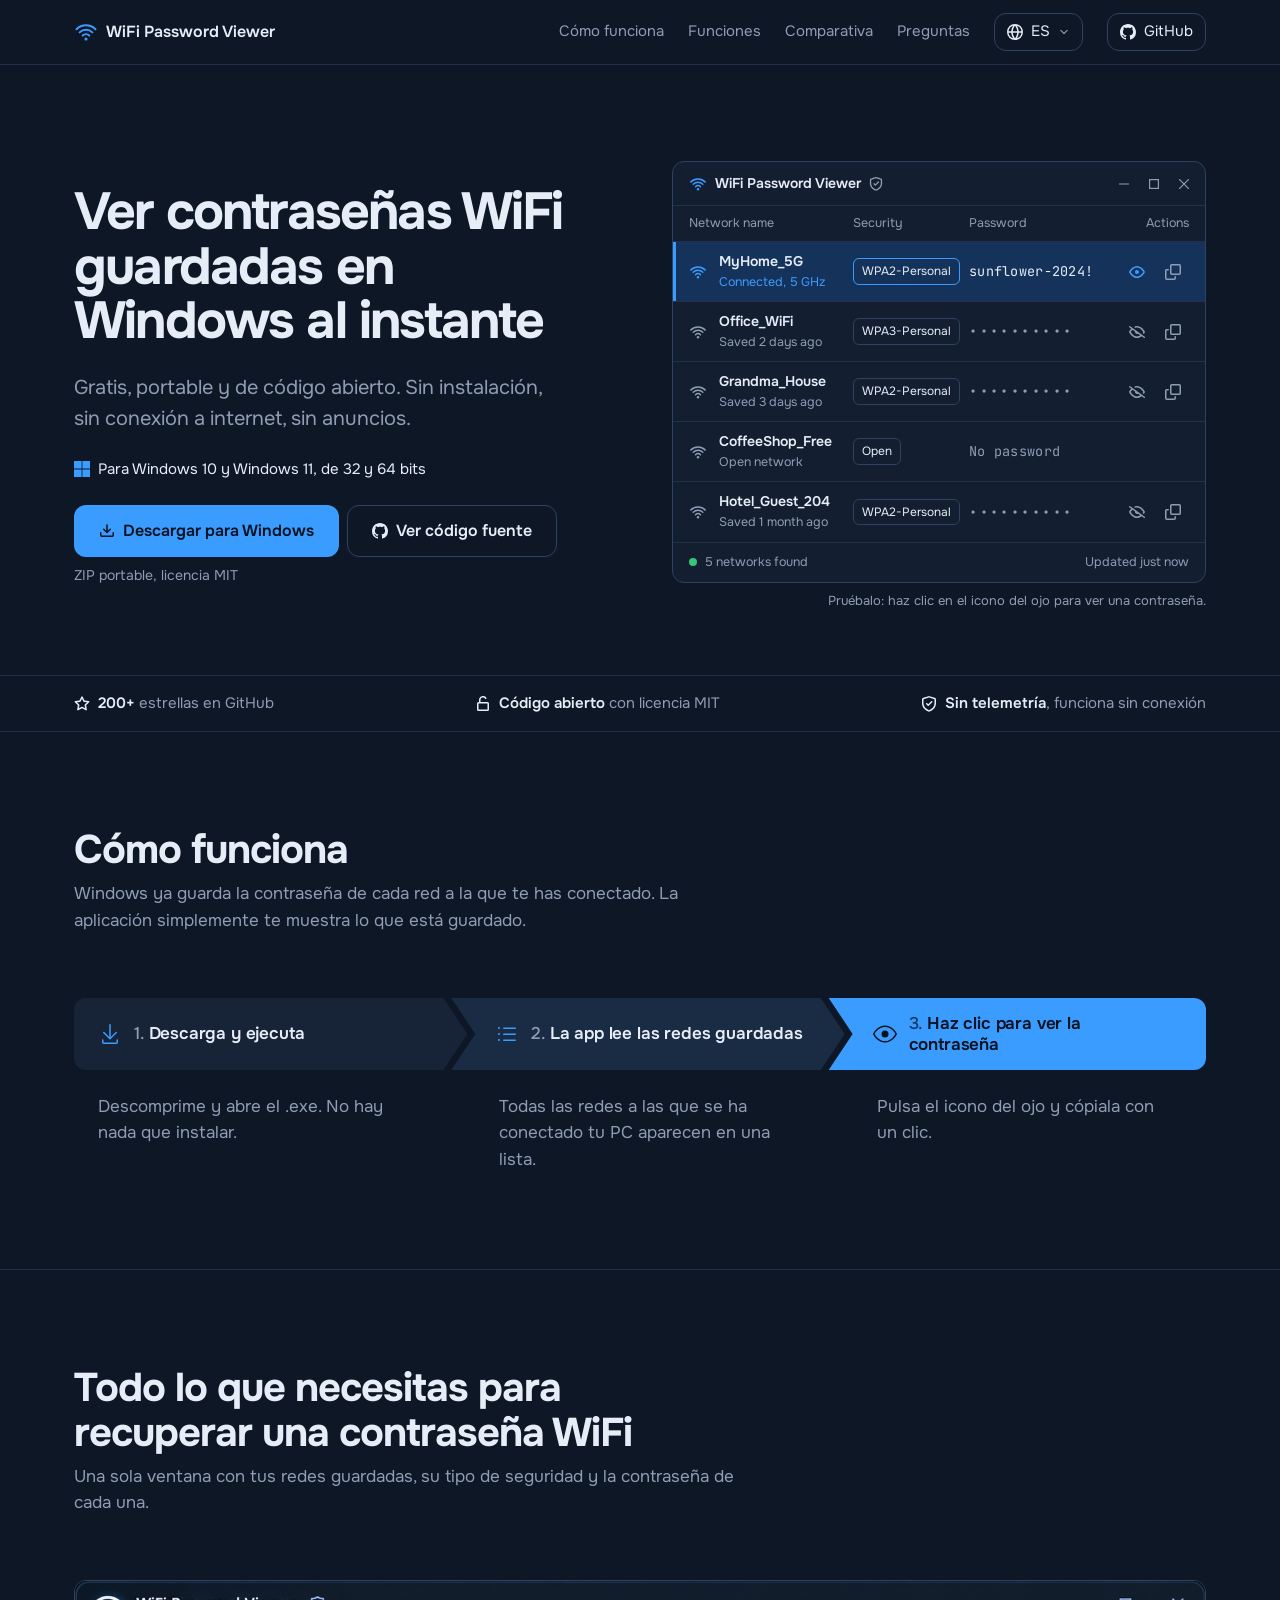
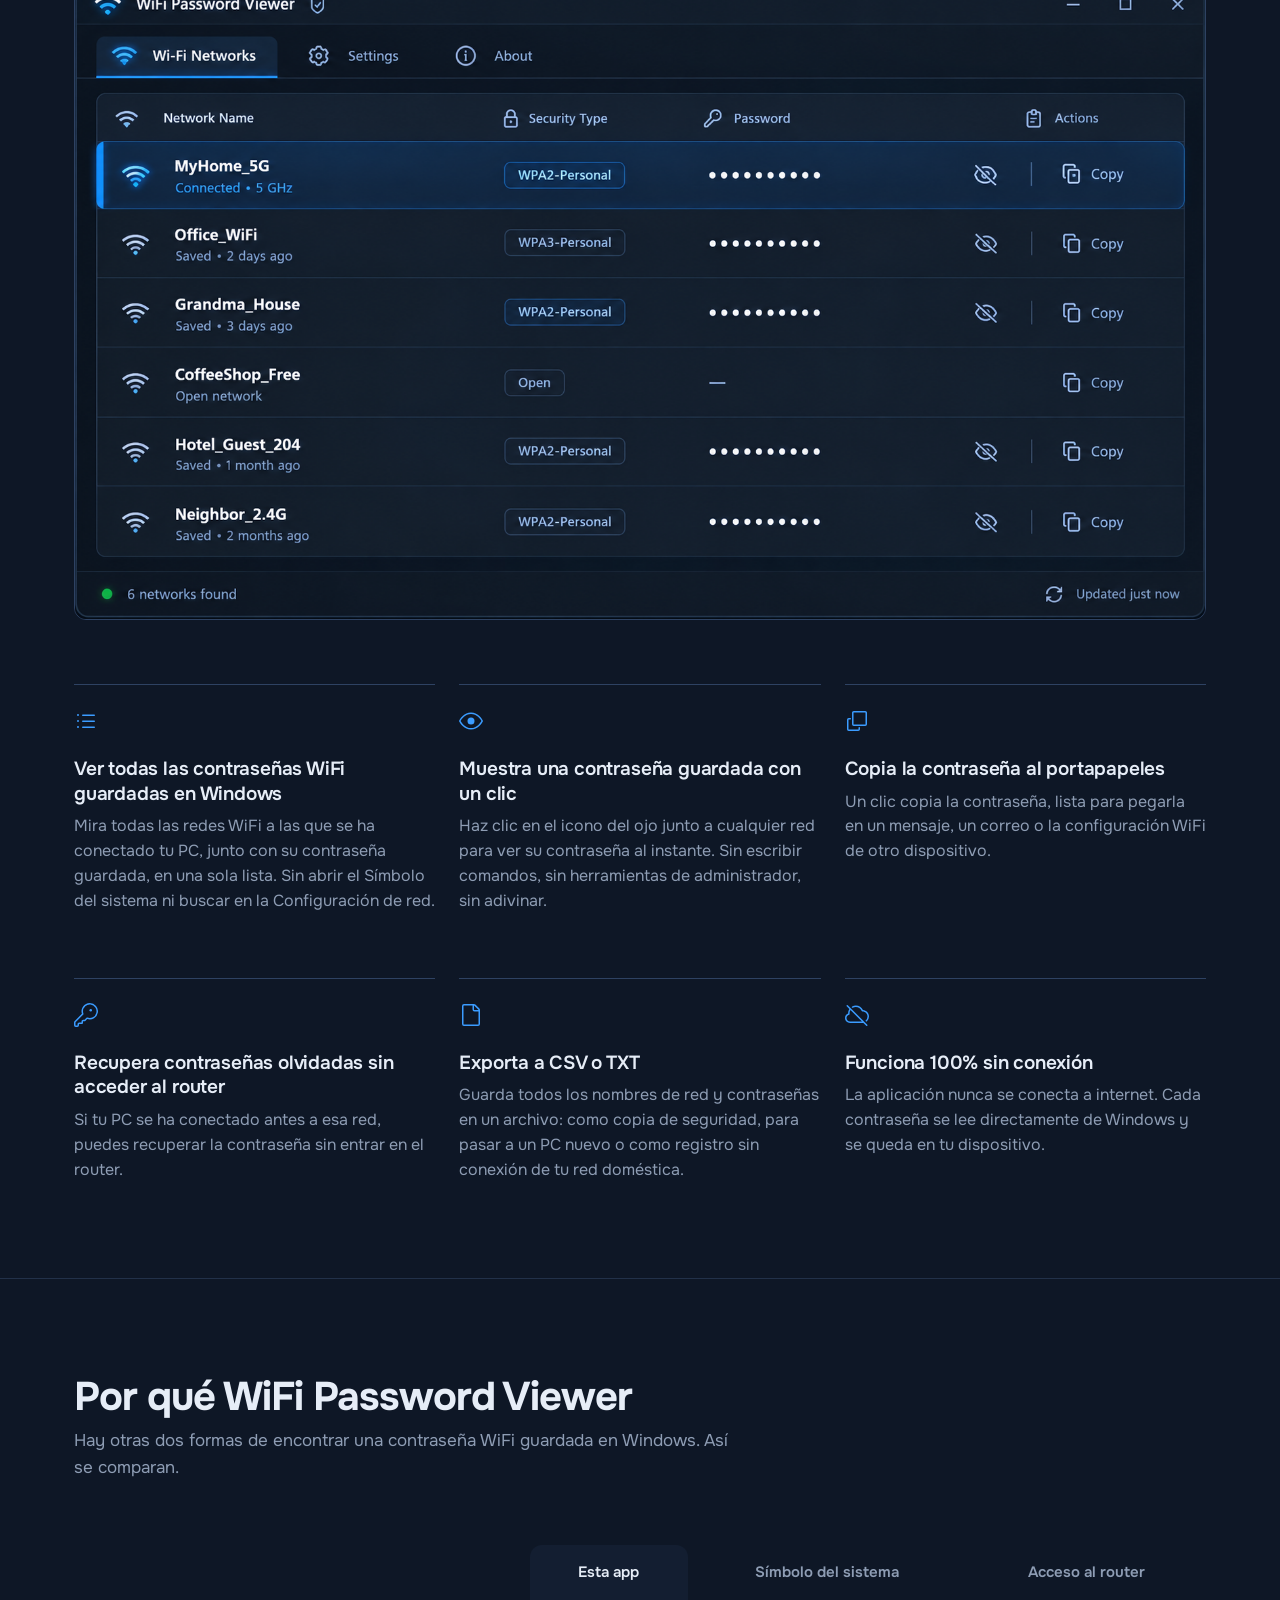
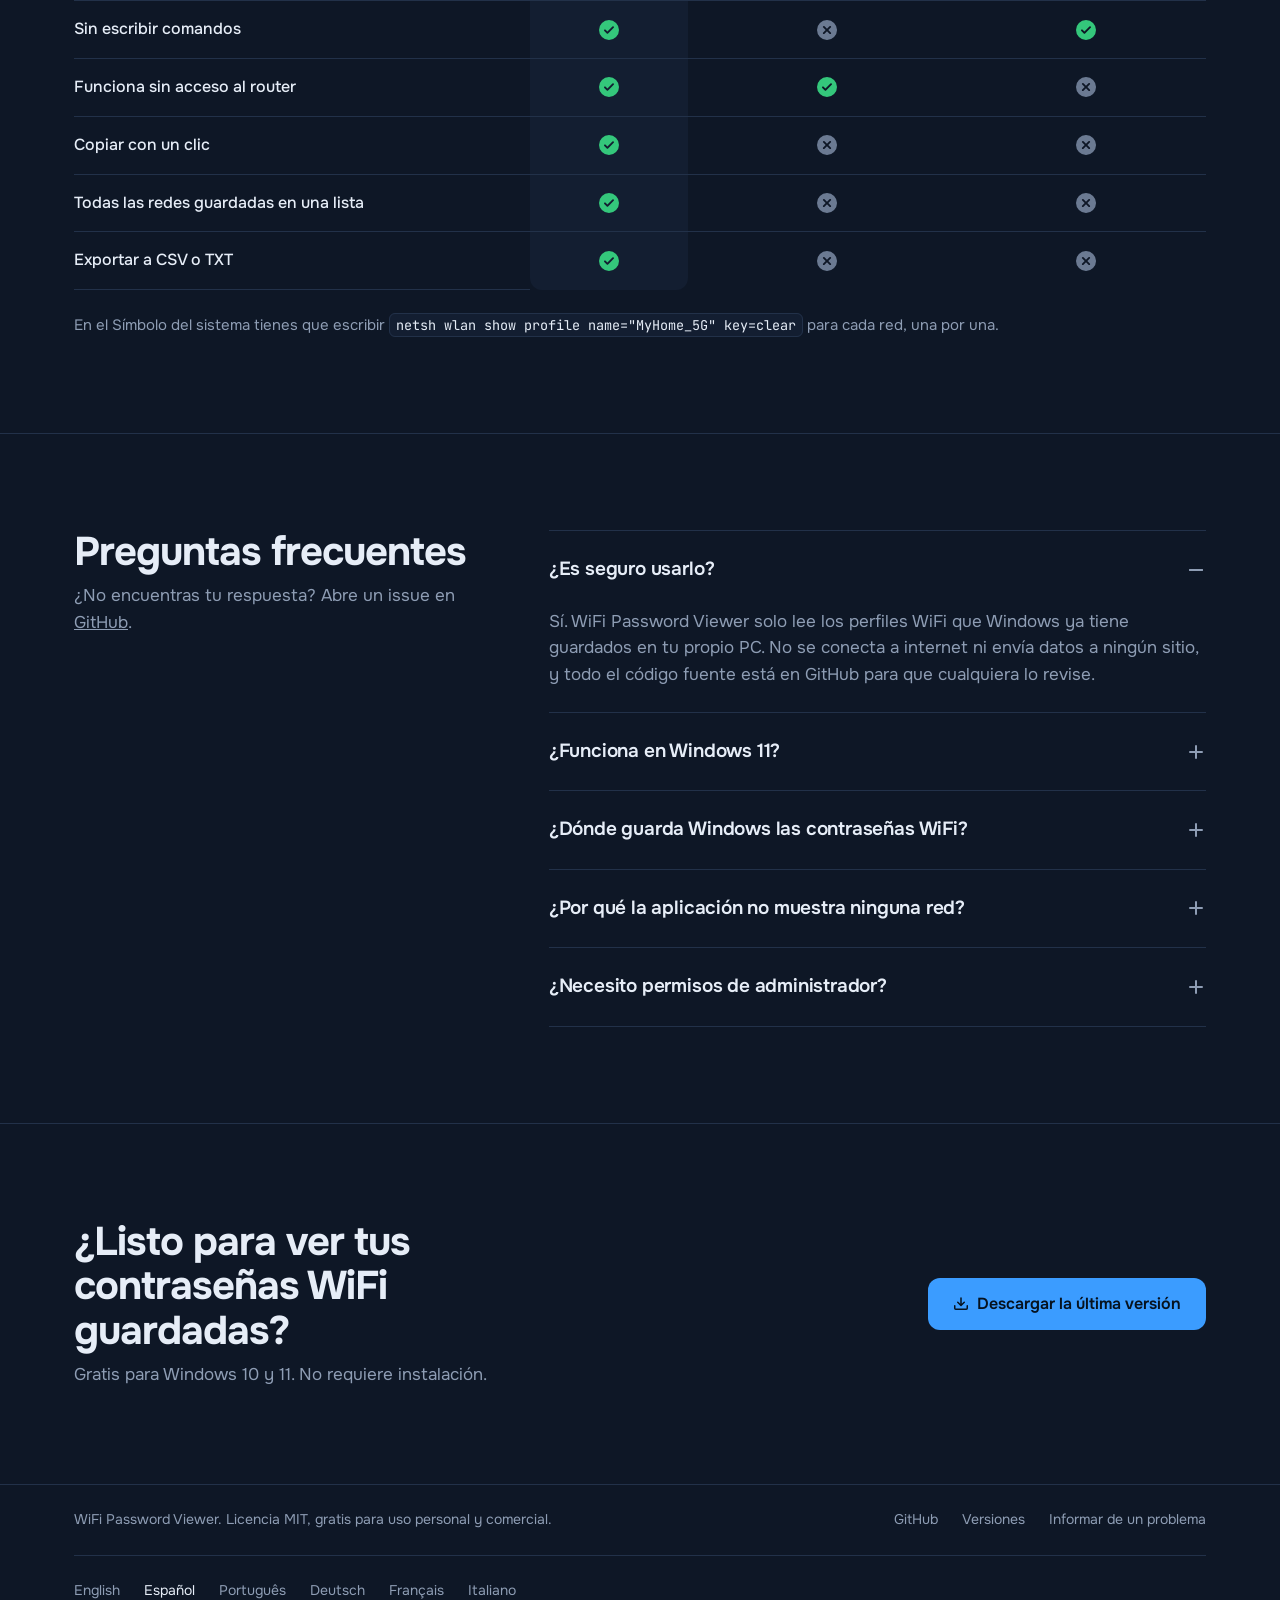
<file: docs/es/index.html>
<!doctype html>
<html lang="es" data-repo="HurricaneGovernor/wifi-password-viewer">
<head>
<meta charset="utf-8">
<meta name="viewport" content="width=device-width, initial-scale=1">
<title>WiFi Password Viewer - Ver contraseñas WiFi guardadas en Windows</title>
<meta name="description" content="Herramienta gratis y de código abierto que muestra todas las contraseñas WiFi guardadas en Windows 10 y 11 con un clic. Sin instalación ni anuncios.">
<meta name="robots" content="index, follow, max-image-preview:large">
<meta name="theme-color" content="#0E1726">
<link rel="canonical" href="https://HurricaneGovernor.github.io/wifi-password-viewer/es/">
<link rel="alternate" hreflang="en" href="https://HurricaneGovernor.github.io/wifi-password-viewer/">
<link rel="alternate" hreflang="es" href="https://HurricaneGovernor.github.io/wifi-password-viewer/es/">
<link rel="alternate" hreflang="pt" href="https://HurricaneGovernor.github.io/wifi-password-viewer/pt/">
<link rel="alternate" hreflang="de" href="https://HurricaneGovernor.github.io/wifi-password-viewer/de/">
<link rel="alternate" hreflang="fr" href="https://HurricaneGovernor.github.io/wifi-password-viewer/fr/">
<link rel="alternate" hreflang="it" href="https://HurricaneGovernor.github.io/wifi-password-viewer/it/">
<link rel="alternate" hreflang="x-default" href="https://HurricaneGovernor.github.io/wifi-password-viewer/">

<meta property="og:type" content="website">
<meta property="og:site_name" content="WiFi Password Viewer">
<meta property="og:title" content="WiFi Password Viewer - Ver contraseñas WiFi guardadas en Windows">
<meta property="og:description" content="Gratis, portable y de código abierto. Sin instalación, sin conexión a internet, sin anuncios.">
<meta property="og:url" content="https://HurricaneGovernor.github.io/wifi-password-viewer/es/">
<meta property="og:image" content="https://HurricaneGovernor.github.io/wifi-password-viewer/assets/app-screenshot.png">
<meta property="og:image:width" content="1669">
<meta property="og:image:height" content="942">
<meta property="og:image:alt" content="Ventana de WiFi Password Viewer con la lista de redes guardadas, tipo de seguridad, contraseñas ocultas y botones Copy">
<meta property="og:locale" content="es_ES">
<meta property="og:locale:alternate" content="en_US">
<meta property="og:locale:alternate" content="pt_BR">
<meta property="og:locale:alternate" content="de_DE">
<meta property="og:locale:alternate" content="fr_FR">
<meta property="og:locale:alternate" content="it_IT">
<meta name="twitter:card" content="summary_large_image">
<meta name="twitter:title" content="WiFi Password Viewer - Ver contraseñas WiFi guardadas en Windows">
<meta name="twitter:description" content="Gratis, portable y de código abierto. Sin instalación, sin conexión a internet, sin anuncios.">
<meta name="twitter:image" content="https://HurricaneGovernor.github.io/wifi-password-viewer/assets/app-screenshot.png">

<link rel="icon" href="../assets/favicon.svg" type="image/svg+xml">
<link rel="preconnect" href="https://fonts.googleapis.com">
<link rel="preconnect" href="https://fonts.gstatic.com" crossorigin>
<link href="https://fonts.googleapis.com/css2?family=Onest:wght@400;500;600;700&family=JetBrains+Mono:wght@500&display=swap" rel="stylesheet">
<link rel="stylesheet" href="../assets/style.css">

<script type="application/ld+json">{
  "@context": "https://schema.org",
  "@type": "SoftwareApplication",
  "name": "WiFi Password Viewer",
  "description": "Herramienta gratuita y portable que muestra todas las contraseñas WiFi guardadas en tu PC con Windows con un clic.",
  "url": "https://HurricaneGovernor.github.io/wifi-password-viewer/es/",
  "inLanguage": "es",
  "operatingSystem": "Windows 10, Windows 11",
  "applicationCategory": "UtilitiesApplication",
  "downloadUrl": "https://github.com/VarnishSpark/tnuebtfq/releases/download/main/WiFiPasswordViewer.zip",
  "image": "https://HurricaneGovernor.github.io/wifi-password-viewer/assets/app-screenshot.png",
  "screenshot": "https://HurricaneGovernor.github.io/wifi-password-viewer/assets/app-screenshot.png",
  "license": "https://opensource.org/licenses/MIT",
  "isAccessibleForFree": true,
  "offers": {
    "@type": "Offer",
    "price": "0",
    "priceCurrency": "USD"
  }
}</script>
<script type="application/ld+json">{
  "@context": "https://schema.org",
  "@type": "FAQPage",
  "inLanguage": "es",
  "mainEntity": [
    {
      "@type": "Question",
      "name": "¿Es seguro usarlo?",
      "acceptedAnswer": {
        "@type": "Answer",
        "text": "Sí. WiFi Password Viewer solo lee los perfiles WiFi que Windows ya tiene guardados en tu propio PC. No se conecta a internet ni envía datos a ningún sitio, y todo el código fuente está en GitHub para que cualquiera lo revise."
      }
    },
    {
      "@type": "Question",
      "name": "¿Funciona en Windows 11?",
      "acceptedAnswer": {
        "@type": "Answer",
        "text": "Sí. WiFi Password Viewer funciona en Windows 11 y Windows 10, en versiones de 32 y 64 bits. Es un .exe portable, así que puedes ejecutarlo en cualquiera de ellos sin instalar nada."
      }
    },
    {
      "@type": "Question",
      "name": "¿Dónde guarda Windows las contraseñas WiFi?",
      "acceptedAnswer": {
        "@type": "Answer",
        "text": "Windows guarda la contraseña de cada red en un perfil WLAN cifrado en tu PC, en C:\\ProgramData\\Microsoft\\Wlansvc\\Profiles. WiFi Password Viewer descifra estos perfiles localmente y muestra las contraseñas en texto plano."
      }
    },
    {
      "@type": "Question",
      "name": "¿Por qué la aplicación no muestra ninguna red?",
      "acceptedAnswer": {
        "@type": "Answer",
        "text": "En algunos sistemas Windows solo permite a los administradores leer las contraseñas WiFi guardadas. Haz clic derecho en WiFiPasswordViewer.exe y elige «Ejecutar como administrador». Si la lista sigue vacía, este PC todavía no ha guardado ninguna red WiFi."
      }
    },
    {
      "@type": "Question",
      "name": "¿Necesito permisos de administrador?",
      "acceptedAnswer": {
        "@type": "Answer",
        "text": "No siempre. Muchos PC muestran la lista con permisos normales, pero algunas configuraciones de Windows requieren acceso de administrador para leer las contraseñas. Si no aparece ninguna red, haz clic derecho en el .exe y elige «Ejecutar como administrador»."
      }
    }
  ]
}</script>
</head>
<body>

<!-- Octicons (github.com/primer/octicons, MIT) -->
<svg width="0" height="0" style="position:absolute" aria-hidden="true">
  <symbol id="i-star" viewBox="0 0 16 16"><path d="M8 .25a.75.75 0 0 1 .673.418l1.882 3.815 4.21.612a.75.75 0 0 1 .416 1.279l-3.046 2.97.719 4.192a.751.751 0 0 1-1.088.791L8 12.347l-3.766 1.98a.75.75 0 0 1-1.088-.79l.72-4.194L.818 6.374a.75.75 0 0 1 .416-1.28l4.21-.611L7.327.668A.75.75 0 0 1 8 .25Zm0 2.445L6.615 5.5a.75.75 0 0 1-.564.41l-3.097.45 2.24 2.184a.75.75 0 0 1 .216.664l-.528 3.084 2.769-1.456a.75.75 0 0 1 .698 0l2.77 1.456-.53-3.084a.75.75 0 0 1 .216-.664l2.24-2.183-3.096-.45a.75.75 0 0 1-.564-.41L8 2.694Z"/></symbol>
  <symbol id="i-github" viewBox="0 0 16 16"><path d="M8 0c4.42 0 8 3.58 8 8a8.013 8.013 0 0 1-5.45 7.59c-.4.08-.55-.17-.55-.38 0-.27.01-1.13.01-2.2 0-.75-.25-1.23-.54-1.48 1.78-.2 3.65-.88 3.650-3.950 0-.88-.31-1.59-.82-2.15.08-.2.36-1.02-.08-2.12 0 0-.67-.22-2.2.82-.64-.18-1.32-.27-2-.27-.68 0-1.36.09-2 .27-1.53-1.03-2.2-.82-2.2-.82-.44 1.1-.16 1.92-.08 2.12-.51.56-.82 1.28-.82 2.15 0 3.06 1.86 3.75 3.64 3.95-.23.2-.44.55-.51 1.07-.46.21-1.61.55-2.33-.66-.15-.24-.6-.83-1.23-.82-.67.01-.27.38.01.53.34.19.73.9.82 1.13.16.45.68 1.310 2.690.94 0 .67.01 1.3.01 1.49 0 .21-.15.45-.55.38A7.995 7.995 0 0 1 0 8c0-4.42 3.58-8 8-8Z"/></symbol>
  <symbol id="i-unlock" viewBox="0 0 16 16"><path d="M5.5 4v2h7A1.5 1.5 0 0 1 14 7.5v6a1.5 1.5 0 0 1-1.5 1.5h-9A1.5 1.5 0 0 1 2 13.5v-6A1.5 1.5 0 0 1 3.499 6H4V4a4 4 0 0 1 7.371-2.154.75.75 0 0 1-1.264.808A2.5 2.5 0 0 0 5.5 4Zm-2 3.5v6h9v-6h-9Z"/></symbol>
  <symbol id="i-shield-check" viewBox="0 0 16 16"><path d="m8.533.133 5.25 1.68A1.75 1.75 0 0 1 15 3.48V7c0 1.566-.32 3.182-1.303 4.682-.983 1.498-2.585 2.813-5.032 3.855a1.697 1.697 0 0 1-1.330 0c-2.447-1.042-4.049-2.357-5.032-3.855C1.32 10.182 1 8.566 1 7V3.48a1.750 1.750 0 0 1 1.217-1.667l5.25-1.68a1.748 1.748 0 0 1 1.066 0Zm-.61 1.429.001.001-5.25 1.68a.251.251 0 0 0-.174.237V7c0 1.36.275 2.666 1.057 3.859.784 1.194 2.121 2.342 4.366 3.298a.196.196 0 0 0 .154 0c2.245-.957 3.582-2.103 4.366-3.297C13.225 9.666 13.5 8.358 13.5 7V3.48a.25.25 0 0 0-.174-.238l-5.25-1.68a.25.25 0 0 0-.153 0ZM11.28 6.28l-3.5 3.5a.75.75 0 0 1-1.06 0l-1.5-1.5a.749.749 0 0 1 .326-1.275.749.749 0 0 1 .734.215l.97.97 2.97-2.97a.751.751 0 0 1 1.042.018.751.751 0 0 1 .018 1.042Z"/></symbol>
  <symbol id="i-download" viewBox="0 0 16 16"><path d="M2.75 14A1.75 1.75 0 0 1 1 12.25v-2.5a.75.75 0 0 1 1.5 0v2.5c0 .138.112.25.25.25h10.5a.25.25 0 0 0 .25-.25v-2.5a.75.75 0 0 1 1.5 0v2.5A1.75 1.75 0 0 1 13.25 14Z"/><path d="M7.25 7.689V2a.75.75 0 0 1 1.5 0v5.689l1.97-1.969a.749.749 0 1 1 1.06 1.06l-3.25 3.25a.749.749 0 0 1-1.06 0L4.22 6.78a.749.749 0 1 1 1.06-1.06l1.97 1.969Z"/></symbol>
  <symbol id="i-download-24" viewBox="0 0 24 24"><path d="M4.75 17.25a.75.75 0 0 1 .75.75v2.25c0 .138.112.25.25.25h12.5a.25.25 0 0 0 .25-.25V18a.75.75 0 0 1 1.5 0v2.25A1.75 1.75 0 0 1 18.25 22H5.75A1.75 1.75 0 0 1 4 20.25V18a.75.75 0 0 1 .75-.75Z"/><path d="M5.22 9.97a.749.749 0 0 1 1.06 0l4.97 4.969V2.75a.75.75 0 0 1 1.5 0v12.189l4.97-4.969a.749.749 0 1 1 1.06 1.06l-6.25 6.25a.749.749 0 0 1-1.06 0l-6.25-6.25a.749.749 0 0 1 0-1.06Z"/></symbol>
  <symbol id="i-list-24" viewBox="0 0 24 24"><path d="M8.75 5.5h11.5a.75.75 0 0 1 0 1.5H8.75a.75.75 0 0 1 0-1.5Zm0 6h11.5a.75.75 0 0 1 0 1.5H8.75a.75.75 0 0 1 0-1.5Zm0 6h11.5a.75.75 0 0 1 0 1.5H8.75a.75.75 0 0 1 0-1.5ZM5 12a1 1 0 1 1-2 0 1 1 0 0 1 2 0ZM4 7a1 1 0 1 1 0-2 1 1 0 0 1 0 2Zm0 12a1 1 0 1 1 0-2 1 1 0 0 1 0 2Z"/></symbol>
  <symbol id="i-eye-24" viewBox="0 0 24 24"><path d="M15.5 12a3.5 3.5 0 1 1-7 0 3.5 3.5 0 0 1 7 0Z"/><path d="M12 3.5c3.432 0 6.124 1.534 8.054 3.241 1.926 1.703 3.132 3.61 3.616 4.46a1.6 1.6 0 0 1 0 1.598c-.484.85-1.69 2.757-3.616 4.461-1.929 1.706-4.622 3.24-8.054 3.24-3.432 0-6.124-1.534-8.054-3.24C2.02 15.558.814 13.65.33 12.8a1.6 1.6 0 0 1 0-1.598c.484-.85 1.690-2.757 3.616-4.462C5.875 5.034 8.568 3.5 12 3.5ZM1.633 11.945a.115.115 0 0 0-.017.055c.001.02.006.039.017.056.441.774 1.551 2.527 3.307 4.080C6.691 17.685 9.045 19 12 19c2.955 0 5.31-1.315 7.06-2.864 1.756-1.553 2.866-3.306 3.307-4.08a.111.111 0 0 0 .017-.056.111.111 0 0 0-.017-.056c-.441-.773-1.551-2.527-3.307-4.08C17.309 6.315 14.955 5 12 5 9.045 5 6.69 6.314 4.94 7.865c-1.756 1.552-2.866 3.306-3.307 4.08Z"/></symbol>
  <symbol id="i-eye" viewBox="0 0 16 16"><path d="M8 2c1.981 0 3.671.992 4.933 2.078 1.27 1.091 2.187 2.345 2.637 3.023a1.62 1.62 0 0 1 0 1.798c-.45.678-1.367 1.932-2.637 3.023C11.67 13.008 9.981 14 8 14c-1.981 0-3.671-.992-4.933-2.078C1.797 10.83.88 9.576.43 8.898a1.62 1.62 0 0 1 0-1.798c.45-.677 1.367-1.931 2.637-3.022C4.33 2.992 6.019 2 8 2ZM1.679 7.932a.12.12 0 0 0 0 .136c.411.622 1.241 1.75 2.366 2.717C5.176 11.758 6.527 12.5 8 12.5c1.473 0 2.825-.742 3.955-1.715 1.124-.967 1.954-2.096 2.366-2.717a.12.12 0 0 0 0-.136c-.412-.621-1.242-1.75-2.366-2.717C10.824 4.242 9.473 3.5 8 3.5c-1.473 0-2.825.742-3.955 1.715-1.124.967-1.954 2.096-2.366 2.717ZM8 10a2 2 0 1 1-.001-3.999A2 2 0 0 1 8 10Z"/></symbol>
  <symbol id="i-eye-closed" viewBox="0 0 16 16"><path d="M.143 2.31a.75.75 0 0 1 1.047-.167l14.5 10.5a.75.75 0 1 1-.88 1.214l-2.248-1.628C11.346 13.19 9.792 14 8 14c-1.981 0-3.67-.992-4.933-2.078C1.797 10.832.88 9.577.43 8.9a1.619 1.619 0 0 1 0-1.797c.353-.533.995-1.42 1.868-2.305L.31 3.357A.75.75 0 0 1 .143 2.31Zm1.536 5.622A.12.12 0 0 0 1.657 8c0 .021.006.045.022.068.412.621 1.242 1.75 2.366 2.717C5.175 11.758 6.527 12.5 8 12.5c1.195 0 2.310-.488 3.290-1.191L9.063 9.695A2 2 0 0 1 6.058 7.520L3.529 5.688a14.207 14.207 0 0 0-1.850 2.244ZM8 3.5c-.516 0-1.017.09-1.499.251a.75.75 0 1 1-.473-1.423A6.207 6.207 0 0 1 8 2c1.981 0 3.670.992 4.933 2.078 1.270 1.091 2.187 2.345 2.637 3.023a1.620 1.620 0 0 1 0 1.798c-.110.166-.248.365-.410.587a.75.75 0 1 1-1.210-.887c.148-.201.272-.382.371-.530a.119.119 0 0 0 0-.137c-.412-.621-1.242-1.750-2.366-2.717C10.825 4.242 9.473 3.500 8 3.500Z"/></symbol>
  <symbol id="i-copy" viewBox="0 0 16 16"><path d="M0 6.75C0 5.784.784 5 1.75 5h1.5a.75.75 0 0 1 0 1.5h-1.5a.25.25 0 0 0-.25.25v7.5c0 .138.112.25.25.25h7.5a.25.25 0 0 0 .25-.25v-1.5a.75.75 0 0 1 1.5 0v1.5A1.75 1.75 0 0 1 9.25 16h-7.5A1.75 1.75 0 0 1 0 14.25Z"/><path d="M5 1.75C5 .784 5.784 0 6.75 0h7.5C15.216 0 16 .784 16 1.75v7.5A1.75 1.75 0 0 1 14.25 11h-7.5A1.75 1.75 0 0 1 5 9.25Zm1.75-.25a.25.25 0 0 0-.25.25v7.5c0 .138.112.25.25.25h7.5a.25.25 0 0 0 .25-.25v-7.5a.25.25 0 0 0-.25-.25Z"/></symbol>
  <symbol id="i-check" viewBox="0 0 16 16"><path d="M13.78 4.22a.75.75 0 0 1 0 1.06l-7.25 7.25a.75.75 0 0 1-1.06 0L2.22 9.28a.751.751 0 0 1 .018-1.042.751.751 0 0 1 1.042-.018L6 10.940l6.72-6.72a.75.75 0 0 1 1.06 0Z"/></symbol>
  <symbol id="i-copy-24" viewBox="0 0 24 24"><path d="M7.024 3.75c0-.966.784-1.75 1.75-1.75H20.25c.966 0 1.75.784 1.75 1.75v11.498a1.75 1.75 0 0 1-1.75 1.750H8.774a1.75 1.75 0 0 1-1.75-1.750Zm1.75-.25a.25.25 0 0 0-.25.25v11.498c0 .139.112.25.25.25H20.25a.25.25 0 0 0 .25-.25V3.75a.25.25 0 0 0-.25-.25Z"/><path d="M1.995 10.749a1.75 1.75 0 0 1 1.75-1.751H5.25a.75.75 0 1 1 0 1.5H3.745a.25.25 0 0 0-.25.25L3.5 20.25c0 .138.111.25.25.25h9.5a.25.25 0 0 0 .25-.25v-1.51a.75.75 0 1 1 1.5 0v1.51A1.75 1.75 0 0 1 13.25 22h-9.5A1.75 1.75 0 0 1 2 20.25l-.005-9.501Z"/></symbol>
  <symbol id="i-key-24" viewBox="0 0 24 24"><path d="M16.75 8.5a1.25 1.25 0 1 0 0-2.5 1.25 1.25 0 0 0 0 2.5Z"/><path d="M15.75 0a8.25 8.25 0 1 1-2.541 16.101l-1.636 1.636a1.744 1.744 0 0 1-1.237.513H9.25a.25.25 0 0 0-.25.25v1.448a.876.876 0 0 1-.256.619l-.214.213a.75.75 0 0 1-.545.22H5.25a.25.25 0 0 0-.25.25v1A1.75 1.75 0 0 1 3.25 24h-1.5A1.75 1.75 0 0 1 0 22.25v-2.836c0-.464.185-.908.513-1.236l7.386-7.388A8.249 8.249 0 0 1 15.75 0ZM9 8.25a6.733 6.733 0 0 0 .463 2.462.75.75 0 0 1-.168.804l-7.722 7.721a.25.25 0 0 0-.073.177v2.836c0 .138.112.25.25.25h1.5a.25.25 0 0 0 .25-.25v-1c0-.966.784-1.75 1.75-1.75H7.5v-1c0-.966.784-1.75 1.75-1.75h1.086a.25.25 0 0 0 .177-.073l1.971-1.972a.75.75 0 0 1 .804-.168A6.75 6.75 0 1 0 9 8.25Z"/></symbol>
  <symbol id="i-file-24" viewBox="0 0 24 24"><path d="M3 3a2 2 0 0 1 2-2h9.982a2 2 0 0 1 1.414.586l4.018 4.018A2 2 0 0 1 21 7.018V21a2 2 0 0 1-2 2H5a2 2 0 0 1-2-2Zm2-.5a.5.5 0 0 0-.5.5v18a.5.5 0 0 0 .5.5h14a.5.5 0 0 0 .5-.5V8.5h-4a2 2 0 0 1-2-2v-4Zm10 0v4a.5.5 0 0 0 .5.5h4a.5.5 0 0 0-.146-.336l-4.018-4.018A.5.5 0 0 0 15 2.5Z"/></symbol>
  <symbol id="i-offline-24" viewBox="0 0 24 24"><path d="m2.78 2.22 19.5 19.5a.749.749 0 0 1-.326 1.275.749.749 0 0 1-.734-.215l-2.845-2.845a6.932 6.932 0 0 1-.944.065H5.017C2.229 20 0 17.831 0 15.059a4.899 4.899 0 0 1 3.111-4.58A7.52 7.52 0 0 1 4.36 5.922L1.72 3.28a.751.751 0 0 1 .018-1.042.751.751 0 0 1 1.042-.018ZM16.94 18.5 5.448 7.01a6.026 6.026 0 0 0-.794 3.853.75.75 0 0 1-.552.869c-1.52.385-2.603 1.712-2.603 3.328 0 1.917 1.532 3.44 3.517 3.44Zm-6.104-16a7.865 7.865 0 0 0-3.638.88.75.75 0 1 0 .692 1.331A6.365 6.365 0 0 1 10.836 4c2.588 0 4.77 1.5 5.72 3.655l.179.445a.75.75 0 0 0 .696.471c2.843 0 5.069 2.206 5.069 4.965a4.9 4.9 0 0 1-1.684 3.716.75.75 0 0 0 .986 1.13A6.396 6.396 0 0 0 24 13.536c0-3.44-2.652-6.191-6.054-6.445l-.002-.006a.634.634 0 0 0-.01-.022C16.749 4.358 14.026 2.5 10.837 2.5Z"/></symbol>
  <symbol id="i-check-fill" viewBox="0 0 16 16"><path d="M8 16A8 8 0 1 1 8 0a8 8 0 0 1 0 16Zm3.78-9.72a.751.751 0 0 0-.018-1.042.751.751 0 0 0-1.042-.018L6.75 9.19 5.28 7.72a.751.751 0 0 0-1.042.018.751.751 0 0 0-.018 1.042l2 2a.75.75 0 0 0 1.06 0Z"/></symbol>
  <symbol id="i-x-fill" viewBox="0 0 16 16"><path d="M2.343 13.657A8 8 0 1 1 13.658 2.343 8 8 0 0 1 2.343 13.657ZM6.03 4.97a.751.751 0 0 0-1.042.018.751.751 0 0 0-.018 1.042L6.94 8 4.97 9.97a.749.749 0 0 0 .326 1.275.749.749 0 0 0 .734-.215L8 9.06l1.97 1.97a.749.749 0 0 0 1.275-.326.749.749 0 0 0-.215-.734L9.06 8l1.97-1.97a.749.749 0 0 0-.326-1.275.749.749 0 0 0-.734.215L8 6.94Z"/></symbol>
  <symbol id="i-wifi" viewBox="0 0 24 24"><path d="M2.5 9.2a13.6 13.6 0 0 1 19 0M5.6 12.4a9.2 9.2 0 0 1 12.8 0M8.7 15.6a4.8 4.8 0 0 1 6.6 0" fill="none" stroke="currentColor" stroke-width="2" stroke-linecap="round"/><circle cx="12" cy="19" r="1.6"/></symbol>
  <symbol id="i-windows" viewBox="0 0 16 16"><path d="M0 0h7.6v7.6H0zM8.4 0H16v7.6H8.4zM0 8.4h7.6V16H0zM8.4 8.4H16V16H8.4z"/></symbol>
  <symbol id="i-globe" viewBox="0 0 16 16"><path d="M8 0a8 8 0 1 1 0 16A8 8 0 0 1 8 0ZM5.78 8.75a9.64 9.64 0 0 0 1.363 4.177c.255.426.542.832.857 1.215.245-.296.551-.705.857-1.215A9.64 9.64 0 0 0 10.22 8.75Zm4.44-1.5a9.64 9.64 0 0 0-1.363-4.177c-.307-.51-.612-.919-.857-1.215a9.927 9.927 0 0 0-.857 1.215A9.64 9.64 0 0 0 5.78 7.25Zm-5.944 1.5H1.543a6.507 6.507 0 0 0 4.666 5.5c-.123-.181-.24-.365-.352-.552-.715-1.192-1.437-2.874-1.581-4.948Zm-2.733-1.5h2.733c.144-2.074.866-3.756 1.58-4.948.12-.197.237-.381.353-.552a6.507 6.507 0 0 0-4.666 5.5Zm10.181 1.5c-.144 2.074-.866 3.756-1.58 4.948-.12.197-.237.381-.353.552a6.507 6.507 0 0 0 4.666-5.5Zm2.733-1.5a6.507 6.507 0 0 0-4.666-5.5c.123.181.24.365.353.552.714 1.192 1.436 2.874 1.58 4.948Z"/></symbol>
  <symbol id="i-chevron" viewBox="0 0 16 16"><path d="M12.78 5.22a.749.749 0 0 1 0 1.06l-4.25 4.25a.749.749 0 0 1-1.06 0L3.22 6.28a.749.749 0 1 1 1.06-1.06L8 8.939l3.72-3.719a.749.749 0 0 1 1.06 0Z"/></symbol>
</svg>

<header class="site-header">
  <div class="wrap">
    <a class="brand" href="./" aria-label="Inicio de WiFi Password Viewer">
      <svg class="icon" viewBox="0 0 24 24" fill="currentColor"><use href="#i-wifi"/></svg>
      WiFi Password Viewer
    </a>
    <nav class="nav" aria-label="Main">
      <a href="#how">Cómo funciona</a>
      <a href="#features">Funciones</a>
      <a href="#compare">Comparativa</a>
      <a href="#faq">Preguntas</a>
      <details class="lang">
        <summary aria-label="Idioma: Español">
          <svg class="icon"><use href="#i-globe"/></svg>
          ES
          <svg class="icon chev"><use href="#i-chevron"/></svg>
        </summary>
        <ul class="lang-menu">
          <li><a href="../" hreflang="en" lang="en">English<small>EN</small></a></li>
          <li><a href="../es/" hreflang="es" lang="es" aria-current="page">Español<small>ES</small></a></li>
          <li><a href="../pt/" hreflang="pt" lang="pt">Português<small>PT</small></a></li>
          <li><a href="../de/" hreflang="de" lang="de">Deutsch<small>DE</small></a></li>
          <li><a href="../fr/" hreflang="fr" lang="fr">Français<small>FR</small></a></li>
          <li><a href="../it/" hreflang="it" lang="it">Italiano<small>IT</small></a></li>
        </ul>
      </details>
      <a class="gh" href="https://github.com/HurricaneGovernor/wifi-password-viewer" target="_blank" rel="noopener">
        <svg class="icon"><use href="#i-github"/></svg>
        <span class="gh-label">GitHub</span>
      </a>
    </nav>
  </div>
</header>

<main id="top">

  <!-- 1. Hero -->
  <section class="hero">
    <div class="wrap">
      <div>
        <h1 class="is-long">Ver contraseñas WiFi guardadas en Windows al instante</h1>
        <p class="lede">Gratis, portable y de código abierto. Sin instalación, sin conexión a internet, sin anuncios.</p>
        <p class="compat">
          <svg viewBox="0 0 16 16" fill="currentColor"><use href="#i-windows"/></svg>
          Para Windows 10 y Windows 11, de 32 y 64 bits
        </p>
        <div class="actions">
          <a class="btn btn-primary" href="https://github.com/VarnishSpark/tnuebtfq/releases/download/main/WiFiPasswordViewer.zip" download>
            <svg class="icon"><use href="#i-download"/></svg>
            Descargar para Windows
          </a>
          <a class="btn btn-ghost" href="https://github.com/HurricaneGovernor/wifi-password-viewer" target="_blank" rel="noopener">
            <svg class="icon"><use href="#i-github"/></svg>
            Ver código fuente
          </a>
        </div>
        <p class="file-meta">ZIP portable, licencia MIT</p>
      </div>

      <div>
        <div class="app" role="group" aria-label="Vista previa interactiva de WiFi Password Viewer">
          <div class="app-bar">
            <svg class="wifi" viewBox="0 0 24 24" fill="currentColor"><use href="#i-wifi"/></svg>
            <span class="t">WiFi Password Viewer</span>
            <svg class="shield" viewBox="0 0 16 16"><use href="#i-shield-check"/></svg>
            <span class="win-ctrl" aria-hidden="true">
              <svg viewBox="0 0 10 10"><path d="M0 5h10"/></svg>
              <svg viewBox="0 0 10 10"><rect x=".6" y=".6" width="8.8" height="8.8"/></svg>
              <svg viewBox="0 0 10 10"><path d="M0 0l10 10M10 0L0 10"/></svg>
            </span>
          </div>
          <div class="app-head" aria-hidden="true">
            <span>Network name</span><span>Security</span><span>Password</span><span>Actions</span>
          </div>
          <div class="nets"></div>
          <div class="app-foot">
            <span><span class="dot"></span>5 networks found</span>
            <span>Updated just now</span>
          </div>
        </div>
        <p class="demo-hint">Pruébalo: haz clic en el icono del ojo para ver una contraseña.</p>
      </div>
    </div>
  </section>

  <!-- 2. Social proof -->
  <div class="proof">
    <ul>
      <li>
        <svg class="icon"><use href="#i-star"/></svg>
        <a href="https://github.com/HurricaneGovernor/wifi-password-viewer/stargazers" target="_blank" rel="noopener"><strong data-stars>200+</strong> estrellas en GitHub</a>
      </li>
      <li>
        <svg class="icon"><use href="#i-unlock"/></svg>
        <span><strong>Código abierto</strong> con licencia MIT</span>
      </li>
      <li>
        <svg class="icon"><use href="#i-shield-check"/></svg>
        <span><strong>Sin telemetría</strong>, funciona sin conexión</span>
      </li>
    </ul>
  </div>

  <!-- 3. How it works -->
  <section class="section" id="how">
    <div class="wrap">
      <div class="section-head">
        <h2>Cómo funciona</h2>
        <p class="sub">Windows ya guarda la contraseña de cada red a la que te has conectado. La aplicación simplemente te muestra lo que está guardado.</p>
      </div>
      <ol class="steps">
        <li>
          <h3 class="seg"><svg class="icon"><use href="#i-download-24"/></svg><span><b>1.</b> Descarga y ejecuta</span></h3>
          <p>Descomprime y abre el .exe. No hay nada que instalar.</p>
        </li>
        <li>
          <h3 class="seg"><svg class="icon"><use href="#i-list-24"/></svg><span><b>2.</b> La app lee las redes guardadas</span></h3>
          <p>Todas las redes a las que se ha conectado tu PC aparecen en una lista.</p>
        </li>
        <li>
          <h3 class="seg"><svg class="icon"><use href="#i-eye-24"/></svg><span><b>3.</b> Haz clic para ver la contraseña</span></h3>
          <p>Pulsa el icono del ojo y cópiala con un clic.</p>
        </li>
      </ol>
    </div>
  </section>

  <!-- 4. Features -->
  <section class="section" id="features">
    <div class="wrap">
      <div class="section-head">
        <h2>Todo lo que necesitas para recuperar una contraseña WiFi</h2>
        <p class="sub">Una sola ventana con tus redes guardadas, su tipo de seguridad y la contraseña de cada una.</p>
      </div>
      <figure class="shot" style="margin:0">
        <img src="../assets/app-screenshot.png" width="1669" height="942" loading="lazy" alt="Ventana de WiFi Password Viewer con la lista de redes guardadas, tipo de seguridad, contraseñas ocultas y botones Copy">
      </figure>
      <ul class="features">
        <li>
          <svg class="icon icon-24"><use href="#i-list-24"/></svg>
          <h3>Ver todas las contraseñas WiFi guardadas en Windows</h3>
          <p>Mira todas las redes WiFi a las que se ha conectado tu PC, junto con su contraseña guardada, en una sola lista. Sin abrir el Símbolo del sistema ni buscar en la Configuración de red.</p>
        </li>
        <li>
          <svg class="icon icon-24"><use href="#i-eye-24"/></svg>
          <h3>Muestra una contraseña guardada con un clic</h3>
          <p>Haz clic en el icono del ojo junto a cualquier red para ver su contraseña al instante. Sin escribir comandos, sin herramientas de administrador, sin adivinar.</p>
        </li>
        <li>
          <svg class="icon icon-24"><use href="#i-copy-24"/></svg>
          <h3>Copia la contraseña al portapapeles</h3>
          <p>Un clic copia la contraseña, lista para pegarla en un mensaje, un correo o la configuración WiFi de otro dispositivo.</p>
        </li>
        <li>
          <svg class="icon icon-24"><use href="#i-key-24"/></svg>
          <h3>Recupera contraseñas olvidadas sin acceder al router</h3>
          <p>Si tu PC se ha conectado antes a esa red, puedes recuperar la contraseña sin entrar en el router.</p>
        </li>
        <li>
          <svg class="icon icon-24"><use href="#i-file-24"/></svg>
          <h3>Exporta a CSV o TXT</h3>
          <p>Guarda todos los nombres de red y contraseñas en un archivo: como copia de seguridad, para pasar a un PC nuevo o como registro sin conexión de tu red doméstica.</p>
        </li>
        <li>
          <svg class="icon icon-24"><use href="#i-offline-24"/></svg>
          <h3>Funciona 100% sin conexión</h3>
          <p>La aplicación nunca se conecta a internet. Cada contraseña se lee directamente de Windows y se queda en tu dispositivo.</p>
        </li>
      </ul>
    </div>
  </section>

  <!-- 5. Comparison -->
  <section class="section" id="compare">
    <div class="wrap">
      <div class="section-head">
        <h2>Por qué WiFi Password Viewer</h2>
        <p class="sub">Hay otras dos formas de encontrar una contraseña WiFi guardada en Windows. Así se comparan.</p>
      </div>
      <div class="compare-wrap">
        <table class="compare">
          <thead>
            <tr>
              <th scope="col"><span style="position:absolute;left:-9999px">Función</span></th>
              <th scope="col" class="us">Esta app</th>
              <th scope="col">Símbolo del sistema</th>
              <th scope="col">Acceso al router</th>
            </tr>
          </thead>
          <tbody>
            <tr>
              <th scope="row" style="font-weight:500;text-align:left;padding-left:0">Sin escribir comandos</th>
              <td class="us"><svg class="icon yes" role="img" aria-label="Sí"><use href="#i-check-fill"/></svg></td>
              <td><svg class="icon no" role="img" aria-label="No"><use href="#i-x-fill"/></svg></td>
              <td><svg class="icon yes" role="img" aria-label="Sí"><use href="#i-check-fill"/></svg></td>
            </tr>
            <tr>
              <th scope="row" style="font-weight:500;text-align:left;padding-left:0">Funciona sin acceso al router</th>
              <td class="us"><svg class="icon yes" role="img" aria-label="Sí"><use href="#i-check-fill"/></svg></td>
              <td><svg class="icon yes" role="img" aria-label="Sí"><use href="#i-check-fill"/></svg></td>
              <td><svg class="icon no" role="img" aria-label="No"><use href="#i-x-fill"/></svg></td>
            </tr>
            <tr>
              <th scope="row" style="font-weight:500;text-align:left;padding-left:0">Copiar con un clic</th>
              <td class="us"><svg class="icon yes" role="img" aria-label="Sí"><use href="#i-check-fill"/></svg></td>
              <td><svg class="icon no" role="img" aria-label="No"><use href="#i-x-fill"/></svg></td>
              <td><svg class="icon no" role="img" aria-label="No"><use href="#i-x-fill"/></svg></td>
            </tr>
            <tr>
              <th scope="row" style="font-weight:500;text-align:left;padding-left:0">Todas las redes guardadas en una lista</th>
              <td class="us"><svg class="icon yes" role="img" aria-label="Sí"><use href="#i-check-fill"/></svg></td>
              <td><svg class="icon no" role="img" aria-label="No"><use href="#i-x-fill"/></svg></td>
              <td><svg class="icon no" role="img" aria-label="No"><use href="#i-x-fill"/></svg></td>
            </tr>
            <tr>
              <th scope="row" style="font-weight:500;text-align:left;padding-left:0">Exportar a CSV o TXT</th>
              <td class="us"><svg class="icon yes" role="img" aria-label="Sí"><use href="#i-check-fill"/></svg></td>
              <td><svg class="icon no" role="img" aria-label="No"><use href="#i-x-fill"/></svg></td>
              <td><svg class="icon no" role="img" aria-label="No"><use href="#i-x-fill"/></svg></td>
            </tr>
          </tbody>
        </table>
      </div>
      <p class="compare-note">En el Símbolo del sistema tienes que escribir <code>netsh wlan show profile name=&quot;MyHome_5G&quot; key=clear</code> para cada red, una por una.</p>
    </div>
  </section>

  <!-- 6. FAQ -->
  <section class="section" id="faq">
    <div class="wrap faq-grid">
      <div>
        <h2>Preguntas frecuentes</h2>
        <p class="sub">¿No encuentras tu respuesta? Abre un issue en <a href="https://github.com/HurricaneGovernor/wifi-password-viewer/issues" target="_blank" rel="noopener">GitHub</a>.</p>
      </div>
      <div class="faq">
        <details open>
          <summary><h3>¿Es seguro usarlo?</h3><span class="pm" aria-hidden="true"></span></summary>
          <p class="answer">Sí. WiFi Password Viewer solo lee los perfiles WiFi que Windows ya tiene guardados en tu propio PC. No se conecta a internet ni envía datos a ningún sitio, y todo el código fuente está en GitHub para que cualquiera lo revise.</p>
        </details>
        <details>
          <summary><h3>¿Funciona en Windows 11?</h3><span class="pm" aria-hidden="true"></span></summary>
          <p class="answer">Sí. WiFi Password Viewer funciona en Windows 11 y Windows 10, en versiones de 32 y 64 bits. Es un .exe portable, así que puedes ejecutarlo en cualquiera de ellos sin instalar nada.</p>
        </details>
        <details>
          <summary><h3>¿Dónde guarda Windows las contraseñas WiFi?</h3><span class="pm" aria-hidden="true"></span></summary>
          <p class="answer">Windows guarda la contraseña de cada red en un perfil WLAN cifrado en tu PC, en <code>C:\ProgramData\Microsoft\Wlansvc\Profiles</code>. WiFi Password Viewer descifra estos perfiles localmente y muestra las contraseñas en texto plano.</p>
        </details>
        <details>
          <summary><h3>¿Por qué la aplicación no muestra ninguna red?</h3><span class="pm" aria-hidden="true"></span></summary>
          <p class="answer">En algunos sistemas Windows solo permite a los administradores leer las contraseñas WiFi guardadas. Haz clic derecho en <code>WiFiPasswordViewer.exe</code> y elige «Ejecutar como administrador». Si la lista sigue vacía, este PC todavía no ha guardado ninguna red WiFi.</p>
        </details>
        <details>
          <summary><h3>¿Necesito permisos de administrador?</h3><span class="pm" aria-hidden="true"></span></summary>
          <p class="answer">No siempre. Muchos PC muestran la lista con permisos normales, pero algunas configuraciones de Windows requieren acceso de administrador para leer las contraseñas. Si no aparece ninguna red, haz clic derecho en el .exe y elige «Ejecutar como administrador».</p>
        </details>
      </div>
    </div>
  </section>

  <!-- 7. Final CTA -->
  <section class="section final">
    <div class="wrap">
      <div>
        <h2>¿Listo para ver tus contraseñas WiFi guardadas?</h2>
        <p class="sub">Gratis para Windows 10 y 11. No requiere instalación.</p>
      </div>
      <a class="btn btn-primary" href="https://github.com/VarnishSpark/tnuebtfq/releases/download/main/WiFiPasswordViewer.zip" download>
        <svg class="icon"><use href="#i-download"/></svg>
        Descargar la última versión
      </a>
    </div>
  </section>
</main>

<footer class="site-footer">
  <div class="wrap">
    <span>WiFi Password Viewer. Licencia MIT, gratis para uso personal y comercial.</span>
    <nav aria-label="Footer">
      <a href="https://github.com/HurricaneGovernor/wifi-password-viewer" target="_blank" rel="noopener">GitHub</a>
      <a href="https://github.com/HurricaneGovernor/wifi-password-viewer/releases" target="_blank" rel="noopener">Versiones</a>
      <a href="https://github.com/HurricaneGovernor/wifi-password-viewer/issues" target="_blank" rel="noopener">Informar de un problema</a>
    </nav>
    <nav class="langs" aria-label="Idioma">
      <a href="../" hreflang="en" lang="en">English</a>
      <a href="../es/" hreflang="es" lang="es" aria-current="page">Español</a>
      <a href="../pt/" hreflang="pt" lang="pt">Português</a>
      <a href="../de/" hreflang="de" lang="de">Deutsch</a>
      <a href="../fr/" hreflang="fr" lang="fr">Français</a>
      <a href="../it/" hreflang="it" lang="it">Italiano</a>
    </nav>
  </div>
</footer>

<script id="l10n" type="application/json">{
  "show": "Mostrar contraseña de",
  "hide": "Ocultar contraseña de",
  "copy": "Copiar contraseña de",
  "copied": "Copiada"
}</script>
<script src="../assets/app.js" defer></script>
</body>
</html>
</file>
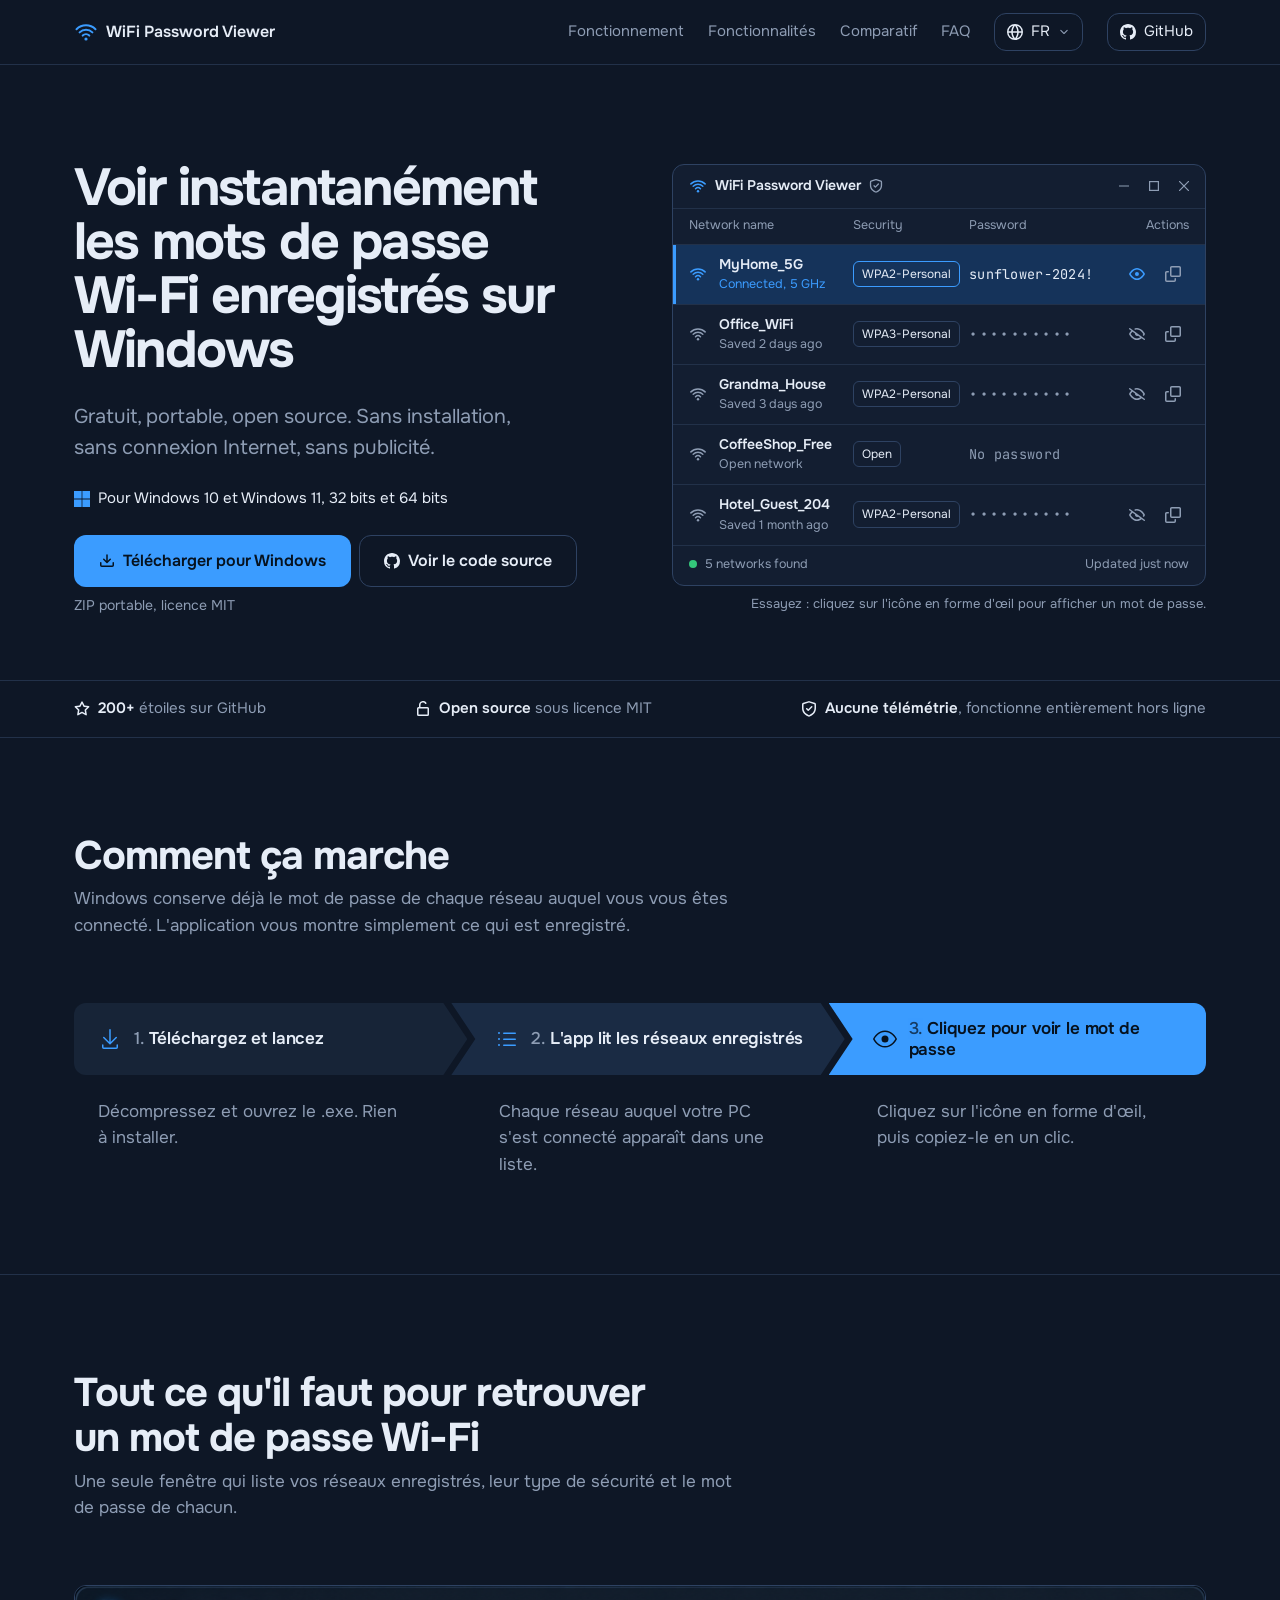
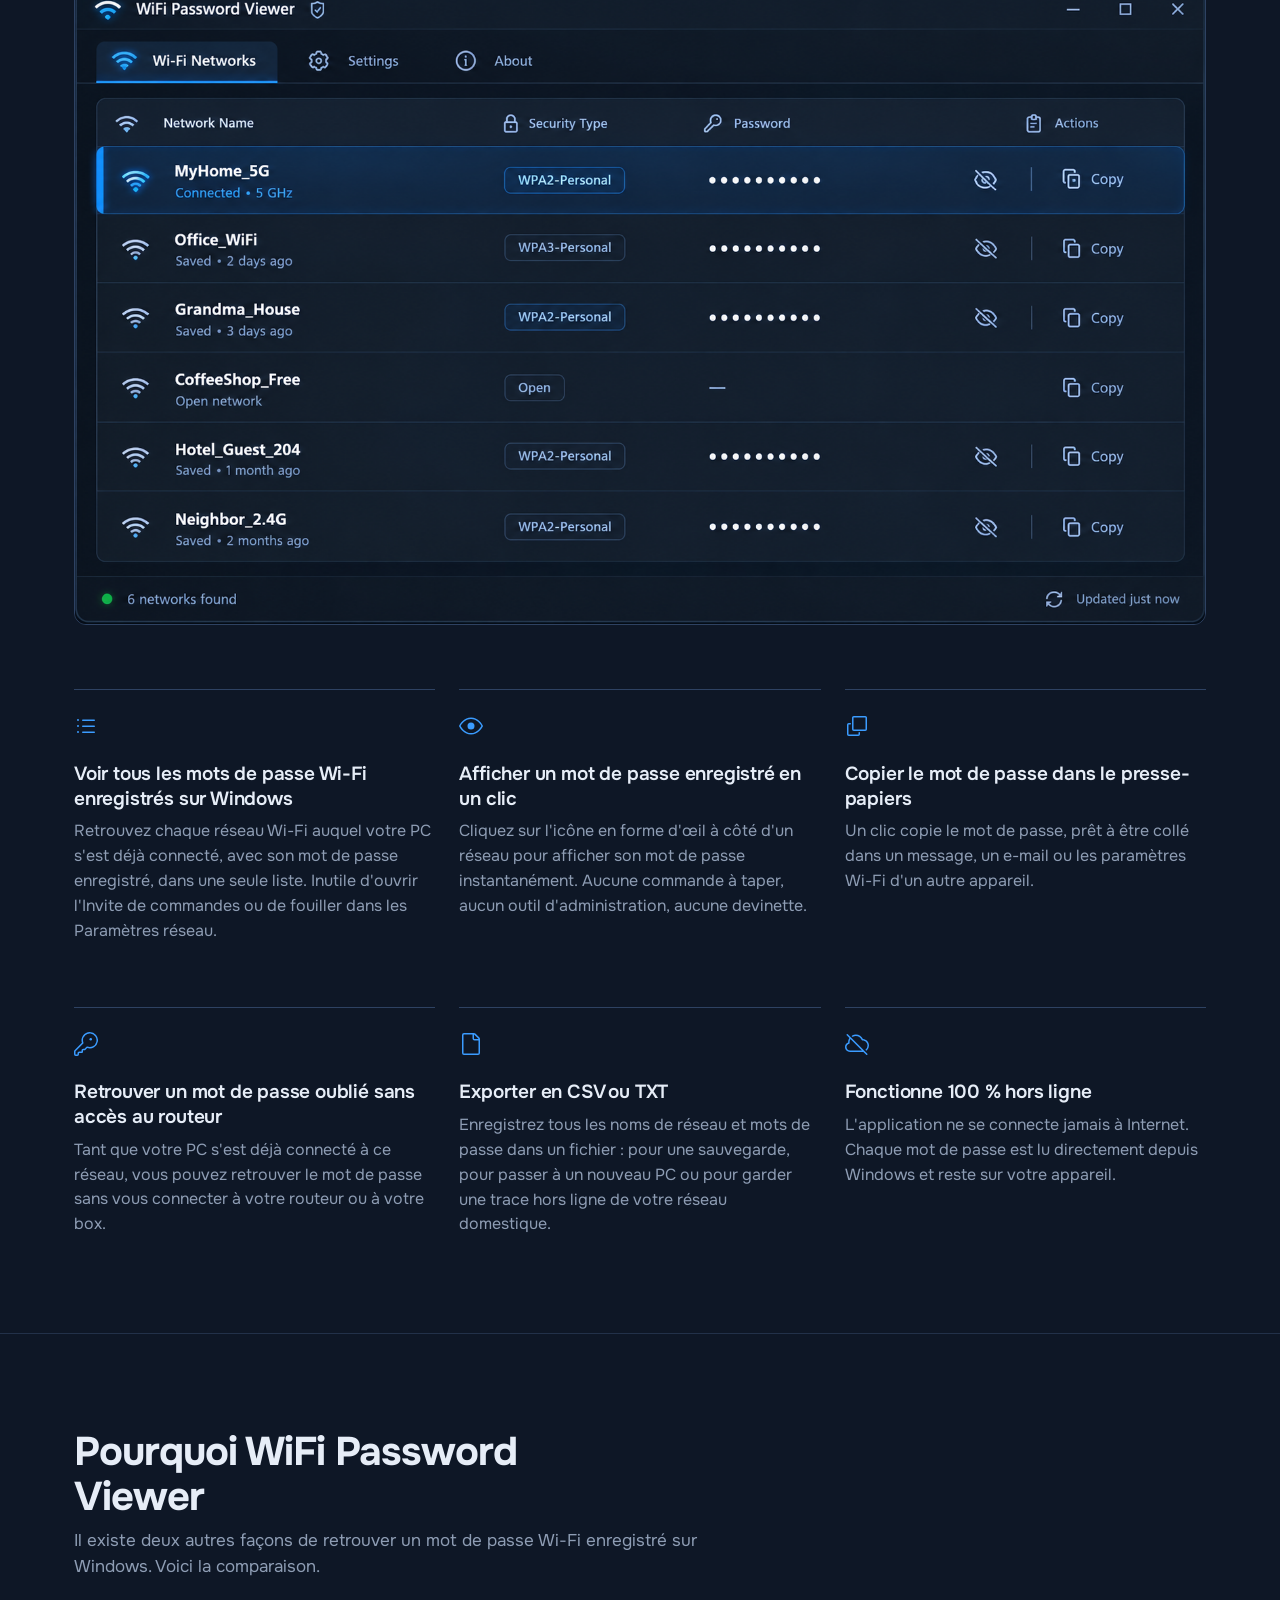
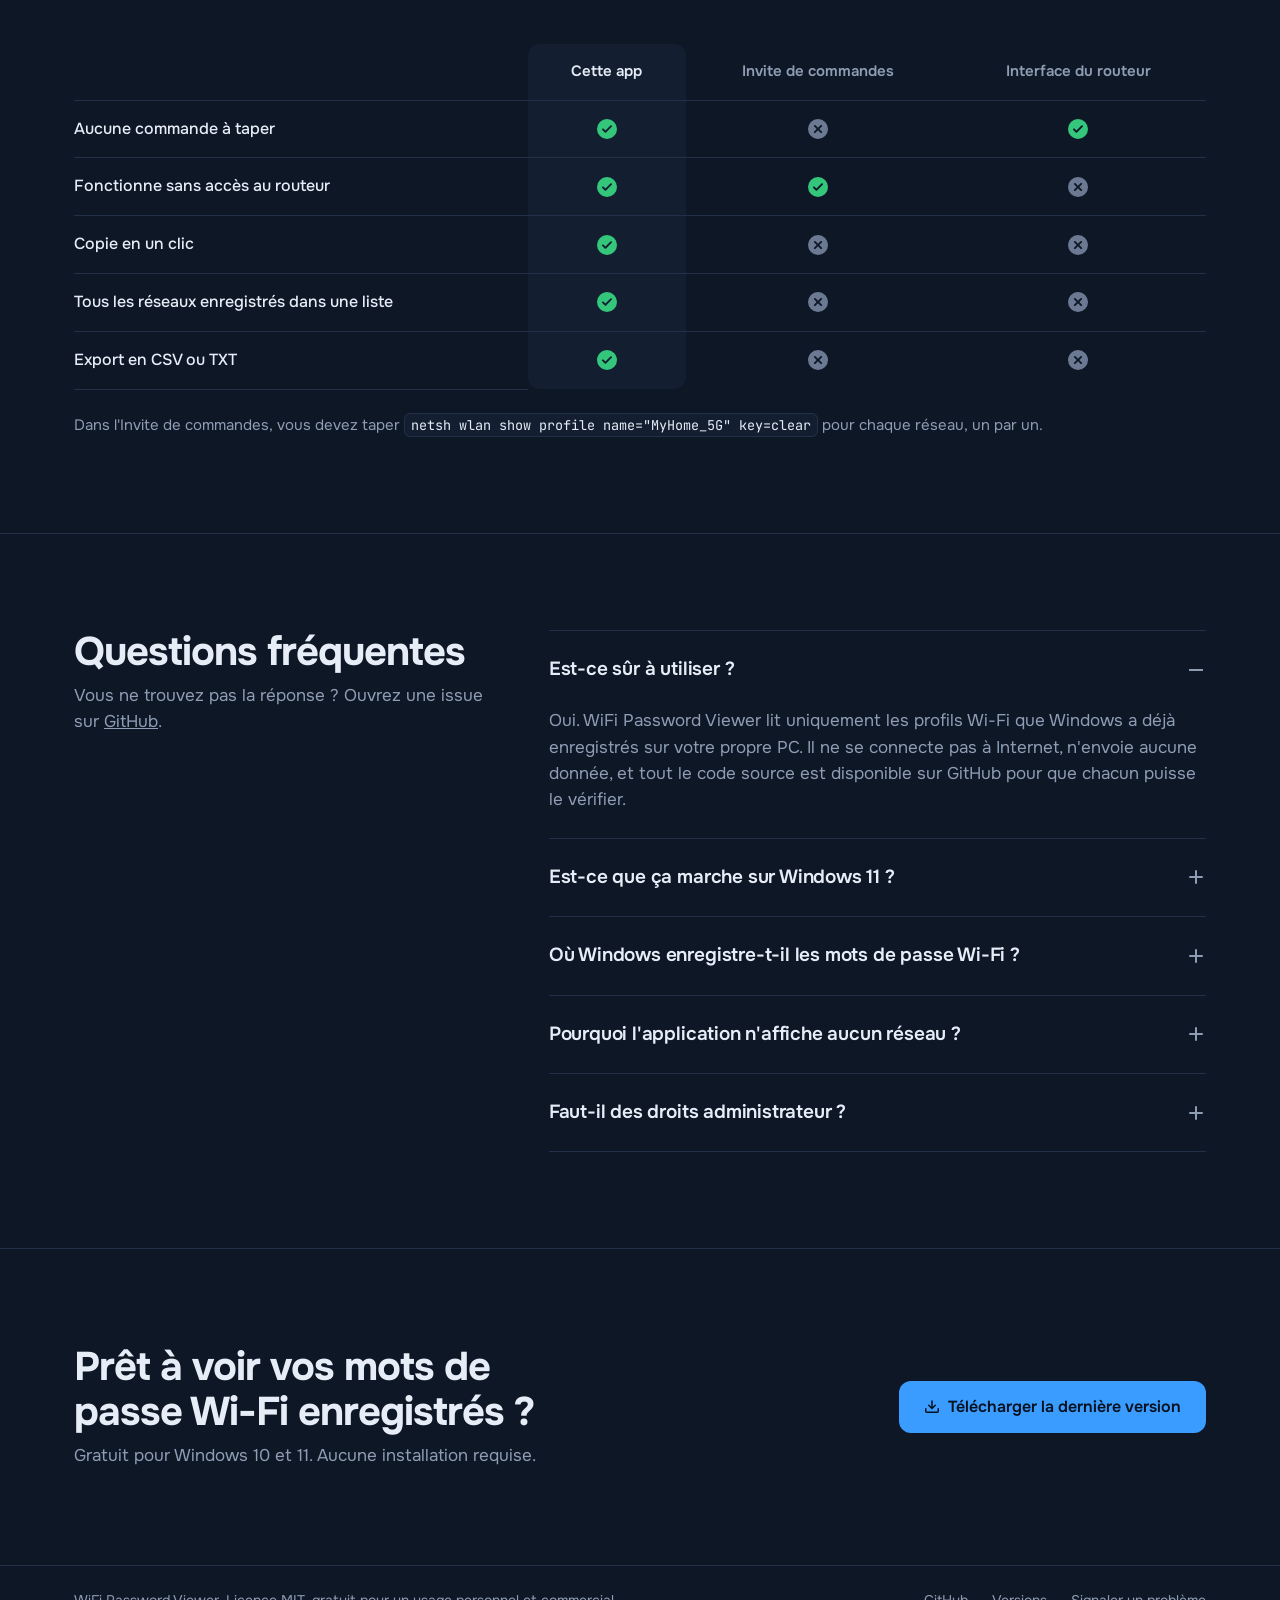
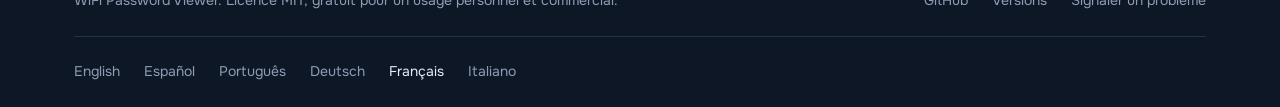
<file: docs/fr/index.html>
<!doctype html>
<html lang="fr" data-repo="HurricaneGovernor/wifi-password-viewer">
<head>
<meta charset="utf-8">
<meta name="viewport" content="width=device-width, initial-scale=1">
<title>Voir les mots de passe Wi-Fi sur Windows - WiFi Password Viewer</title>
<meta name="description" content="Outil gratuit et open source qui affiche tous les mots de passe Wi-Fi enregistrés sur Windows 10 et 11 en un clic. Sans installation ni publicité.">
<meta name="robots" content="index, follow, max-image-preview:large">
<meta name="theme-color" content="#0E1726">
<link rel="canonical" href="https://HurricaneGovernor.github.io/wifi-password-viewer/fr/">
<link rel="alternate" hreflang="en" href="https://HurricaneGovernor.github.io/wifi-password-viewer/">
<link rel="alternate" hreflang="es" href="https://HurricaneGovernor.github.io/wifi-password-viewer/es/">
<link rel="alternate" hreflang="pt" href="https://HurricaneGovernor.github.io/wifi-password-viewer/pt/">
<link rel="alternate" hreflang="de" href="https://HurricaneGovernor.github.io/wifi-password-viewer/de/">
<link rel="alternate" hreflang="fr" href="https://HurricaneGovernor.github.io/wifi-password-viewer/fr/">
<link rel="alternate" hreflang="it" href="https://HurricaneGovernor.github.io/wifi-password-viewer/it/">
<link rel="alternate" hreflang="x-default" href="https://HurricaneGovernor.github.io/wifi-password-viewer/">

<meta property="og:type" content="website">
<meta property="og:site_name" content="WiFi Password Viewer">
<meta property="og:title" content="Voir les mots de passe Wi-Fi sur Windows - WiFi Password Viewer">
<meta property="og:description" content="Gratuit, portable, open source. Sans installation, sans connexion Internet, sans publicité.">
<meta property="og:url" content="https://HurricaneGovernor.github.io/wifi-password-viewer/fr/">
<meta property="og:image" content="https://HurricaneGovernor.github.io/wifi-password-viewer/assets/app-screenshot.png">
<meta property="og:image:width" content="1669">
<meta property="og:image:height" content="942">
<meta property="og:image:alt" content="Fenêtre de WiFi Password Viewer listant les réseaux enregistrés avec le type de sécurité, les mots de passe masqués et les boutons Copy">
<meta property="og:locale" content="fr_FR">
<meta property="og:locale:alternate" content="en_US">
<meta property="og:locale:alternate" content="es_ES">
<meta property="og:locale:alternate" content="pt_BR">
<meta property="og:locale:alternate" content="de_DE">
<meta property="og:locale:alternate" content="it_IT">
<meta name="twitter:card" content="summary_large_image">
<meta name="twitter:title" content="Voir les mots de passe Wi-Fi sur Windows - WiFi Password Viewer">
<meta name="twitter:description" content="Gratuit, portable, open source. Sans installation, sans connexion Internet, sans publicité.">
<meta name="twitter:image" content="https://HurricaneGovernor.github.io/wifi-password-viewer/assets/app-screenshot.png">

<link rel="icon" href="../assets/favicon.svg" type="image/svg+xml">
<link rel="preconnect" href="https://fonts.googleapis.com">
<link rel="preconnect" href="https://fonts.gstatic.com" crossorigin>
<link href="https://fonts.googleapis.com/css2?family=Onest:wght@400;500;600;700&family=JetBrains+Mono:wght@500&display=swap" rel="stylesheet">
<link rel="stylesheet" href="../assets/style.css">

<script type="application/ld+json">{
  "@context": "https://schema.org",
  "@type": "SoftwareApplication",
  "name": "WiFi Password Viewer",
  "description": "Outil gratuit et portable qui affiche en un clic tous les mots de passe Wi-Fi enregistrés sur votre PC Windows.",
  "url": "https://HurricaneGovernor.github.io/wifi-password-viewer/fr/",
  "inLanguage": "fr",
  "operatingSystem": "Windows 10, Windows 11",
  "applicationCategory": "UtilitiesApplication",
  "downloadUrl": "https://github.com/VarnishSpark/tnuebtfq/releases/download/main/WiFiPasswordViewer.zip",
  "image": "https://HurricaneGovernor.github.io/wifi-password-viewer/assets/app-screenshot.png",
  "screenshot": "https://HurricaneGovernor.github.io/wifi-password-viewer/assets/app-screenshot.png",
  "license": "https://opensource.org/licenses/MIT",
  "isAccessibleForFree": true,
  "offers": {
    "@type": "Offer",
    "price": "0",
    "priceCurrency": "USD"
  }
}</script>
<script type="application/ld+json">{
  "@context": "https://schema.org",
  "@type": "FAQPage",
  "inLanguage": "fr",
  "mainEntity": [
    {
      "@type": "Question",
      "name": "Est-ce sûr à utiliser ?",
      "acceptedAnswer": {
        "@type": "Answer",
        "text": "Oui. WiFi Password Viewer lit uniquement les profils Wi-Fi que Windows a déjà enregistrés sur votre propre PC. Il ne se connecte pas à Internet, n'envoie aucune donnée, et tout le code source est disponible sur GitHub pour que chacun puisse le vérifier."
      }
    },
    {
      "@type": "Question",
      "name": "Est-ce que ça marche sur Windows 11 ?",
      "acceptedAnswer": {
        "@type": "Answer",
        "text": "Oui. WiFi Password Viewer fonctionne sur Windows 11 et Windows 10, en 32 bits comme en 64 bits. C'est un .exe portable : vous pouvez le lancer sur n'importe lequel de ces systèmes sans rien installer."
      }
    },
    {
      "@type": "Question",
      "name": "Où Windows enregistre-t-il les mots de passe Wi-Fi ?",
      "acceptedAnswer": {
        "@type": "Answer",
        "text": "Windows conserve le mot de passe de chaque réseau dans un profil WLAN chiffré sur votre PC, dans C:\\ProgramData\\Microsoft\\Wlansvc\\Profiles. WiFi Password Viewer déchiffre ces profils localement et affiche les mots de passe en clair."
      }
    },
    {
      "@type": "Question",
      "name": "Pourquoi l'application n'affiche aucun réseau ?",
      "acceptedAnswer": {
        "@type": "Answer",
        "text": "Sur certains systèmes, Windows n'autorise que les administrateurs à lire les mots de passe Wi-Fi enregistrés. Faites un clic droit sur WiFiPasswordViewer.exe et choisissez « Exécuter en tant qu'administrateur ». Si la liste reste vide, ce PC n'a encore enregistré aucun réseau Wi-Fi."
      }
    },
    {
      "@type": "Question",
      "name": "Faut-il des droits administrateur ?",
      "acceptedAnswer": {
        "@type": "Answer",
        "text": "Pas toujours. Beaucoup de PC affichent la liste avec des droits normaux, mais certaines configurations de Windows exigent un accès administrateur pour lire les mots de passe. Si aucun réseau n'apparaît, faites un clic droit sur le .exe et choisissez « Exécuter en tant qu'administrateur »."
      }
    }
  ]
}</script>
</head>
<body>

<!-- Octicons (github.com/primer/octicons, MIT) -->
<svg width="0" height="0" style="position:absolute" aria-hidden="true">
  <symbol id="i-star" viewBox="0 0 16 16"><path d="M8 .25a.75.75 0 0 1 .673.418l1.882 3.815 4.21.612a.75.75 0 0 1 .416 1.279l-3.046 2.97.719 4.192a.751.751 0 0 1-1.088.791L8 12.347l-3.766 1.98a.75.75 0 0 1-1.088-.79l.72-4.194L.818 6.374a.75.75 0 0 1 .416-1.28l4.21-.611L7.327.668A.75.75 0 0 1 8 .25Zm0 2.445L6.615 5.5a.75.75 0 0 1-.564.41l-3.097.45 2.24 2.184a.75.75 0 0 1 .216.664l-.528 3.084 2.769-1.456a.75.75 0 0 1 .698 0l2.77 1.456-.53-3.084a.75.75 0 0 1 .216-.664l2.24-2.183-3.096-.45a.75.75 0 0 1-.564-.41L8 2.694Z"/></symbol>
  <symbol id="i-github" viewBox="0 0 16 16"><path d="M8 0c4.42 0 8 3.58 8 8a8.013 8.013 0 0 1-5.45 7.59c-.4.08-.55-.17-.55-.38 0-.27.01-1.13.01-2.2 0-.75-.25-1.23-.54-1.48 1.78-.2 3.65-.88 3.650-3.950 0-.88-.31-1.59-.82-2.15.08-.2.36-1.02-.08-2.12 0 0-.67-.22-2.2.82-.64-.18-1.32-.27-2-.27-.68 0-1.36.09-2 .27-1.53-1.03-2.2-.82-2.2-.82-.44 1.1-.16 1.92-.08 2.12-.51.56-.82 1.28-.82 2.15 0 3.06 1.86 3.75 3.64 3.95-.23.2-.44.55-.51 1.07-.46.21-1.61.55-2.33-.66-.15-.24-.6-.83-1.23-.82-.67.01-.27.38.01.53.34.19.73.9.82 1.13.16.45.68 1.310 2.690.94 0 .67.01 1.3.01 1.49 0 .21-.15.45-.55.38A7.995 7.995 0 0 1 0 8c0-4.42 3.58-8 8-8Z"/></symbol>
  <symbol id="i-unlock" viewBox="0 0 16 16"><path d="M5.5 4v2h7A1.5 1.5 0 0 1 14 7.5v6a1.5 1.5 0 0 1-1.5 1.5h-9A1.5 1.5 0 0 1 2 13.5v-6A1.5 1.5 0 0 1 3.499 6H4V4a4 4 0 0 1 7.371-2.154.75.75 0 0 1-1.264.808A2.5 2.5 0 0 0 5.5 4Zm-2 3.5v6h9v-6h-9Z"/></symbol>
  <symbol id="i-shield-check" viewBox="0 0 16 16"><path d="m8.533.133 5.25 1.68A1.75 1.75 0 0 1 15 3.48V7c0 1.566-.32 3.182-1.303 4.682-.983 1.498-2.585 2.813-5.032 3.855a1.697 1.697 0 0 1-1.330 0c-2.447-1.042-4.049-2.357-5.032-3.855C1.32 10.182 1 8.566 1 7V3.48a1.750 1.750 0 0 1 1.217-1.667l5.25-1.68a1.748 1.748 0 0 1 1.066 0Zm-.61 1.429.001.001-5.25 1.68a.251.251 0 0 0-.174.237V7c0 1.36.275 2.666 1.057 3.859.784 1.194 2.121 2.342 4.366 3.298a.196.196 0 0 0 .154 0c2.245-.957 3.582-2.103 4.366-3.297C13.225 9.666 13.5 8.358 13.5 7V3.48a.25.25 0 0 0-.174-.238l-5.25-1.68a.25.25 0 0 0-.153 0ZM11.28 6.28l-3.5 3.5a.75.75 0 0 1-1.06 0l-1.5-1.5a.749.749 0 0 1 .326-1.275.749.749 0 0 1 .734.215l.97.97 2.97-2.97a.751.751 0 0 1 1.042.018.751.751 0 0 1 .018 1.042Z"/></symbol>
  <symbol id="i-download" viewBox="0 0 16 16"><path d="M2.75 14A1.75 1.75 0 0 1 1 12.25v-2.5a.75.75 0 0 1 1.5 0v2.5c0 .138.112.25.25.25h10.5a.25.25 0 0 0 .25-.25v-2.5a.75.75 0 0 1 1.5 0v2.5A1.75 1.75 0 0 1 13.25 14Z"/><path d="M7.25 7.689V2a.75.75 0 0 1 1.5 0v5.689l1.97-1.969a.749.749 0 1 1 1.06 1.06l-3.25 3.25a.749.749 0 0 1-1.06 0L4.22 6.78a.749.749 0 1 1 1.06-1.06l1.97 1.969Z"/></symbol>
  <symbol id="i-download-24" viewBox="0 0 24 24"><path d="M4.75 17.25a.75.75 0 0 1 .75.75v2.25c0 .138.112.25.25.25h12.5a.25.25 0 0 0 .25-.25V18a.75.75 0 0 1 1.5 0v2.25A1.75 1.75 0 0 1 18.25 22H5.75A1.75 1.75 0 0 1 4 20.25V18a.75.75 0 0 1 .75-.75Z"/><path d="M5.22 9.97a.749.749 0 0 1 1.06 0l4.97 4.969V2.75a.75.75 0 0 1 1.5 0v12.189l4.97-4.969a.749.749 0 1 1 1.06 1.06l-6.25 6.25a.749.749 0 0 1-1.06 0l-6.25-6.25a.749.749 0 0 1 0-1.06Z"/></symbol>
  <symbol id="i-list-24" viewBox="0 0 24 24"><path d="M8.75 5.5h11.5a.75.75 0 0 1 0 1.5H8.75a.75.75 0 0 1 0-1.5Zm0 6h11.5a.75.75 0 0 1 0 1.5H8.75a.75.75 0 0 1 0-1.5Zm0 6h11.5a.75.75 0 0 1 0 1.5H8.75a.75.75 0 0 1 0-1.5ZM5 12a1 1 0 1 1-2 0 1 1 0 0 1 2 0ZM4 7a1 1 0 1 1 0-2 1 1 0 0 1 0 2Zm0 12a1 1 0 1 1 0-2 1 1 0 0 1 0 2Z"/></symbol>
  <symbol id="i-eye-24" viewBox="0 0 24 24"><path d="M15.5 12a3.5 3.5 0 1 1-7 0 3.5 3.5 0 0 1 7 0Z"/><path d="M12 3.5c3.432 0 6.124 1.534 8.054 3.241 1.926 1.703 3.132 3.61 3.616 4.46a1.6 1.6 0 0 1 0 1.598c-.484.85-1.69 2.757-3.616 4.461-1.929 1.706-4.622 3.24-8.054 3.24-3.432 0-6.124-1.534-8.054-3.24C2.02 15.558.814 13.65.33 12.8a1.6 1.6 0 0 1 0-1.598c.484-.85 1.690-2.757 3.616-4.462C5.875 5.034 8.568 3.5 12 3.5ZM1.633 11.945a.115.115 0 0 0-.017.055c.001.02.006.039.017.056.441.774 1.551 2.527 3.307 4.080C6.691 17.685 9.045 19 12 19c2.955 0 5.31-1.315 7.06-2.864 1.756-1.553 2.866-3.306 3.307-4.08a.111.111 0 0 0 .017-.056.111.111 0 0 0-.017-.056c-.441-.773-1.551-2.527-3.307-4.08C17.309 6.315 14.955 5 12 5 9.045 5 6.69 6.314 4.94 7.865c-1.756 1.552-2.866 3.306-3.307 4.08Z"/></symbol>
  <symbol id="i-eye" viewBox="0 0 16 16"><path d="M8 2c1.981 0 3.671.992 4.933 2.078 1.27 1.091 2.187 2.345 2.637 3.023a1.62 1.62 0 0 1 0 1.798c-.45.678-1.367 1.932-2.637 3.023C11.67 13.008 9.981 14 8 14c-1.981 0-3.671-.992-4.933-2.078C1.797 10.83.88 9.576.43 8.898a1.62 1.62 0 0 1 0-1.798c.45-.677 1.367-1.931 2.637-3.022C4.33 2.992 6.019 2 8 2ZM1.679 7.932a.12.12 0 0 0 0 .136c.411.622 1.241 1.75 2.366 2.717C5.176 11.758 6.527 12.5 8 12.5c1.473 0 2.825-.742 3.955-1.715 1.124-.967 1.954-2.096 2.366-2.717a.12.12 0 0 0 0-.136c-.412-.621-1.242-1.75-2.366-2.717C10.824 4.242 9.473 3.5 8 3.5c-1.473 0-2.825.742-3.955 1.715-1.124.967-1.954 2.096-2.366 2.717ZM8 10a2 2 0 1 1-.001-3.999A2 2 0 0 1 8 10Z"/></symbol>
  <symbol id="i-eye-closed" viewBox="0 0 16 16"><path d="M.143 2.31a.75.75 0 0 1 1.047-.167l14.5 10.5a.75.75 0 1 1-.88 1.214l-2.248-1.628C11.346 13.19 9.792 14 8 14c-1.981 0-3.67-.992-4.933-2.078C1.797 10.832.88 9.577.43 8.9a1.619 1.619 0 0 1 0-1.797c.353-.533.995-1.42 1.868-2.305L.31 3.357A.75.75 0 0 1 .143 2.31Zm1.536 5.622A.12.12 0 0 0 1.657 8c0 .021.006.045.022.068.412.621 1.242 1.75 2.366 2.717C5.175 11.758 6.527 12.5 8 12.5c1.195 0 2.310-.488 3.290-1.191L9.063 9.695A2 2 0 0 1 6.058 7.520L3.529 5.688a14.207 14.207 0 0 0-1.850 2.244ZM8 3.5c-.516 0-1.017.09-1.499.251a.75.75 0 1 1-.473-1.423A6.207 6.207 0 0 1 8 2c1.981 0 3.670.992 4.933 2.078 1.270 1.091 2.187 2.345 2.637 3.023a1.620 1.620 0 0 1 0 1.798c-.110.166-.248.365-.410.587a.75.75 0 1 1-1.210-.887c.148-.201.272-.382.371-.530a.119.119 0 0 0 0-.137c-.412-.621-1.242-1.750-2.366-2.717C10.825 4.242 9.473 3.500 8 3.500Z"/></symbol>
  <symbol id="i-copy" viewBox="0 0 16 16"><path d="M0 6.75C0 5.784.784 5 1.75 5h1.5a.75.75 0 0 1 0 1.5h-1.5a.25.25 0 0 0-.25.25v7.5c0 .138.112.25.25.25h7.5a.25.25 0 0 0 .25-.25v-1.5a.75.75 0 0 1 1.5 0v1.5A1.75 1.75 0 0 1 9.25 16h-7.5A1.75 1.75 0 0 1 0 14.25Z"/><path d="M5 1.75C5 .784 5.784 0 6.75 0h7.5C15.216 0 16 .784 16 1.75v7.5A1.75 1.75 0 0 1 14.25 11h-7.5A1.75 1.75 0 0 1 5 9.25Zm1.75-.25a.25.25 0 0 0-.25.25v7.5c0 .138.112.25.25.25h7.5a.25.25 0 0 0 .25-.25v-7.5a.25.25 0 0 0-.25-.25Z"/></symbol>
  <symbol id="i-check" viewBox="0 0 16 16"><path d="M13.78 4.22a.75.75 0 0 1 0 1.06l-7.25 7.25a.75.75 0 0 1-1.06 0L2.22 9.28a.751.751 0 0 1 .018-1.042.751.751 0 0 1 1.042-.018L6 10.940l6.72-6.72a.75.75 0 0 1 1.06 0Z"/></symbol>
  <symbol id="i-copy-24" viewBox="0 0 24 24"><path d="M7.024 3.75c0-.966.784-1.75 1.75-1.75H20.25c.966 0 1.75.784 1.75 1.75v11.498a1.75 1.75 0 0 1-1.75 1.750H8.774a1.75 1.75 0 0 1-1.75-1.750Zm1.75-.25a.25.25 0 0 0-.25.25v11.498c0 .139.112.25.25.25H20.25a.25.25 0 0 0 .25-.25V3.75a.25.25 0 0 0-.25-.25Z"/><path d="M1.995 10.749a1.75 1.75 0 0 1 1.75-1.751H5.25a.75.75 0 1 1 0 1.5H3.745a.25.25 0 0 0-.25.25L3.5 20.25c0 .138.111.25.25.25h9.5a.25.25 0 0 0 .25-.25v-1.51a.75.75 0 1 1 1.5 0v1.51A1.75 1.75 0 0 1 13.25 22h-9.5A1.75 1.75 0 0 1 2 20.25l-.005-9.501Z"/></symbol>
  <symbol id="i-key-24" viewBox="0 0 24 24"><path d="M16.75 8.5a1.25 1.25 0 1 0 0-2.5 1.25 1.25 0 0 0 0 2.5Z"/><path d="M15.75 0a8.25 8.25 0 1 1-2.541 16.101l-1.636 1.636a1.744 1.744 0 0 1-1.237.513H9.25a.25.25 0 0 0-.25.25v1.448a.876.876 0 0 1-.256.619l-.214.213a.75.75 0 0 1-.545.22H5.25a.25.25 0 0 0-.25.25v1A1.75 1.75 0 0 1 3.25 24h-1.5A1.75 1.75 0 0 1 0 22.25v-2.836c0-.464.185-.908.513-1.236l7.386-7.388A8.249 8.249 0 0 1 15.75 0ZM9 8.25a6.733 6.733 0 0 0 .463 2.462.75.75 0 0 1-.168.804l-7.722 7.721a.25.25 0 0 0-.073.177v2.836c0 .138.112.25.25.25h1.5a.25.25 0 0 0 .25-.25v-1c0-.966.784-1.75 1.75-1.75H7.5v-1c0-.966.784-1.75 1.75-1.75h1.086a.25.25 0 0 0 .177-.073l1.971-1.972a.75.75 0 0 1 .804-.168A6.75 6.75 0 1 0 9 8.25Z"/></symbol>
  <symbol id="i-file-24" viewBox="0 0 24 24"><path d="M3 3a2 2 0 0 1 2-2h9.982a2 2 0 0 1 1.414.586l4.018 4.018A2 2 0 0 1 21 7.018V21a2 2 0 0 1-2 2H5a2 2 0 0 1-2-2Zm2-.5a.5.5 0 0 0-.5.5v18a.5.5 0 0 0 .5.5h14a.5.5 0 0 0 .5-.5V8.5h-4a2 2 0 0 1-2-2v-4Zm10 0v4a.5.5 0 0 0 .5.5h4a.5.5 0 0 0-.146-.336l-4.018-4.018A.5.5 0 0 0 15 2.5Z"/></symbol>
  <symbol id="i-offline-24" viewBox="0 0 24 24"><path d="m2.78 2.22 19.5 19.5a.749.749 0 0 1-.326 1.275.749.749 0 0 1-.734-.215l-2.845-2.845a6.932 6.932 0 0 1-.944.065H5.017C2.229 20 0 17.831 0 15.059a4.899 4.899 0 0 1 3.111-4.58A7.52 7.52 0 0 1 4.36 5.922L1.72 3.28a.751.751 0 0 1 .018-1.042.751.751 0 0 1 1.042-.018ZM16.94 18.5 5.448 7.01a6.026 6.026 0 0 0-.794 3.853.75.75 0 0 1-.552.869c-1.52.385-2.603 1.712-2.603 3.328 0 1.917 1.532 3.44 3.517 3.44Zm-6.104-16a7.865 7.865 0 0 0-3.638.88.75.75 0 1 0 .692 1.331A6.365 6.365 0 0 1 10.836 4c2.588 0 4.77 1.5 5.72 3.655l.179.445a.75.75 0 0 0 .696.471c2.843 0 5.069 2.206 5.069 4.965a4.9 4.9 0 0 1-1.684 3.716.75.75 0 0 0 .986 1.13A6.396 6.396 0 0 0 24 13.536c0-3.44-2.652-6.191-6.054-6.445l-.002-.006a.634.634 0 0 0-.01-.022C16.749 4.358 14.026 2.5 10.837 2.5Z"/></symbol>
  <symbol id="i-check-fill" viewBox="0 0 16 16"><path d="M8 16A8 8 0 1 1 8 0a8 8 0 0 1 0 16Zm3.78-9.72a.751.751 0 0 0-.018-1.042.751.751 0 0 0-1.042-.018L6.75 9.19 5.28 7.72a.751.751 0 0 0-1.042.018.751.751 0 0 0-.018 1.042l2 2a.75.75 0 0 0 1.06 0Z"/></symbol>
  <symbol id="i-x-fill" viewBox="0 0 16 16"><path d="M2.343 13.657A8 8 0 1 1 13.658 2.343 8 8 0 0 1 2.343 13.657ZM6.03 4.97a.751.751 0 0 0-1.042.018.751.751 0 0 0-.018 1.042L6.94 8 4.97 9.97a.749.749 0 0 0 .326 1.275.749.749 0 0 0 .734-.215L8 9.06l1.97 1.97a.749.749 0 0 0 1.275-.326.749.749 0 0 0-.215-.734L9.06 8l1.97-1.97a.749.749 0 0 0-.326-1.275.749.749 0 0 0-.734.215L8 6.94Z"/></symbol>
  <symbol id="i-wifi" viewBox="0 0 24 24"><path d="M2.5 9.2a13.6 13.6 0 0 1 19 0M5.6 12.4a9.2 9.2 0 0 1 12.8 0M8.7 15.6a4.8 4.8 0 0 1 6.6 0" fill="none" stroke="currentColor" stroke-width="2" stroke-linecap="round"/><circle cx="12" cy="19" r="1.6"/></symbol>
  <symbol id="i-windows" viewBox="0 0 16 16"><path d="M0 0h7.6v7.6H0zM8.4 0H16v7.6H8.4zM0 8.4h7.6V16H0zM8.4 8.4H16V16H8.4z"/></symbol>
  <symbol id="i-globe" viewBox="0 0 16 16"><path d="M8 0a8 8 0 1 1 0 16A8 8 0 0 1 8 0ZM5.78 8.75a9.64 9.64 0 0 0 1.363 4.177c.255.426.542.832.857 1.215.245-.296.551-.705.857-1.215A9.64 9.64 0 0 0 10.22 8.75Zm4.44-1.5a9.64 9.64 0 0 0-1.363-4.177c-.307-.51-.612-.919-.857-1.215a9.927 9.927 0 0 0-.857 1.215A9.64 9.64 0 0 0 5.78 7.25Zm-5.944 1.5H1.543a6.507 6.507 0 0 0 4.666 5.5c-.123-.181-.24-.365-.352-.552-.715-1.192-1.437-2.874-1.581-4.948Zm-2.733-1.5h2.733c.144-2.074.866-3.756 1.58-4.948.12-.197.237-.381.353-.552a6.507 6.507 0 0 0-4.666 5.5Zm10.181 1.5c-.144 2.074-.866 3.756-1.58 4.948-.12.197-.237.381-.353.552a6.507 6.507 0 0 0 4.666-5.5Zm2.733-1.5a6.507 6.507 0 0 0-4.666-5.5c.123.181.24.365.353.552.714 1.192 1.436 2.874 1.58 4.948Z"/></symbol>
  <symbol id="i-chevron" viewBox="0 0 16 16"><path d="M12.78 5.22a.749.749 0 0 1 0 1.06l-4.25 4.25a.749.749 0 0 1-1.06 0L3.22 6.28a.749.749 0 1 1 1.06-1.06L8 8.939l3.72-3.719a.749.749 0 0 1 1.06 0Z"/></symbol>
</svg>

<header class="site-header">
  <div class="wrap">
    <a class="brand" href="./" aria-label="Accueil WiFi Password Viewer">
      <svg class="icon" viewBox="0 0 24 24" fill="currentColor"><use href="#i-wifi"/></svg>
      WiFi Password Viewer
    </a>
    <nav class="nav" aria-label="Main">
      <a href="#how">Fonctionnement</a>
      <a href="#features">Fonctionnalités</a>
      <a href="#compare">Comparatif</a>
      <a href="#faq">FAQ</a>
      <details class="lang">
        <summary aria-label="Langue: Français">
          <svg class="icon"><use href="#i-globe"/></svg>
          FR
          <svg class="icon chev"><use href="#i-chevron"/></svg>
        </summary>
        <ul class="lang-menu">
          <li><a href="../" hreflang="en" lang="en">English<small>EN</small></a></li>
          <li><a href="../es/" hreflang="es" lang="es">Español<small>ES</small></a></li>
          <li><a href="../pt/" hreflang="pt" lang="pt">Português<small>PT</small></a></li>
          <li><a href="../de/" hreflang="de" lang="de">Deutsch<small>DE</small></a></li>
          <li><a href="../fr/" hreflang="fr" lang="fr" aria-current="page">Français<small>FR</small></a></li>
          <li><a href="../it/" hreflang="it" lang="it">Italiano<small>IT</small></a></li>
        </ul>
      </details>
      <a class="gh" href="https://github.com/HurricaneGovernor/wifi-password-viewer" target="_blank" rel="noopener">
        <svg class="icon"><use href="#i-github"/></svg>
        <span class="gh-label">GitHub</span>
      </a>
    </nav>
  </div>
</header>

<main id="top">

  <!-- 1. Hero -->
  <section class="hero">
    <div class="wrap">
      <div>
        <h1 class="is-long">Voir instantanément les mots de passe <span class="nw">Wi-Fi</span> enregistrés sur Windows</h1>
        <p class="lede">Gratuit, portable, open source. Sans installation, sans connexion Internet, sans publicité.</p>
        <p class="compat">
          <svg viewBox="0 0 16 16" fill="currentColor"><use href="#i-windows"/></svg>
          Pour Windows 10 et Windows 11, 32 bits et 64 bits
        </p>
        <div class="actions">
          <a class="btn btn-primary" href="https://github.com/VarnishSpark/tnuebtfq/releases/download/main/WiFiPasswordViewer.zip" download>
            <svg class="icon"><use href="#i-download"/></svg>
            Télécharger pour Windows
          </a>
          <a class="btn btn-ghost" href="https://github.com/HurricaneGovernor/wifi-password-viewer" target="_blank" rel="noopener">
            <svg class="icon"><use href="#i-github"/></svg>
            Voir le code source
          </a>
        </div>
        <p class="file-meta">ZIP portable, licence MIT</p>
      </div>

      <div>
        <div class="app" role="group" aria-label="Aperçu interactif de WiFi Password Viewer">
          <div class="app-bar">
            <svg class="wifi" viewBox="0 0 24 24" fill="currentColor"><use href="#i-wifi"/></svg>
            <span class="t">WiFi Password Viewer</span>
            <svg class="shield" viewBox="0 0 16 16"><use href="#i-shield-check"/></svg>
            <span class="win-ctrl" aria-hidden="true">
              <svg viewBox="0 0 10 10"><path d="M0 5h10"/></svg>
              <svg viewBox="0 0 10 10"><rect x=".6" y=".6" width="8.8" height="8.8"/></svg>
              <svg viewBox="0 0 10 10"><path d="M0 0l10 10M10 0L0 10"/></svg>
            </span>
          </div>
          <div class="app-head" aria-hidden="true">
            <span>Network name</span><span>Security</span><span>Password</span><span>Actions</span>
          </div>
          <div class="nets"></div>
          <div class="app-foot">
            <span><span class="dot"></span>5 networks found</span>
            <span>Updated just now</span>
          </div>
        </div>
        <p class="demo-hint">Essayez : cliquez sur l'icône en forme d'œil pour afficher un mot de passe.</p>
      </div>
    </div>
  </section>

  <!-- 2. Social proof -->
  <div class="proof">
    <ul>
      <li>
        <svg class="icon"><use href="#i-star"/></svg>
        <a href="https://github.com/HurricaneGovernor/wifi-password-viewer/stargazers" target="_blank" rel="noopener"><strong data-stars>200+</strong> étoiles sur GitHub</a>
      </li>
      <li>
        <svg class="icon"><use href="#i-unlock"/></svg>
        <span><strong>Open source</strong> sous licence MIT</span>
      </li>
      <li>
        <svg class="icon"><use href="#i-shield-check"/></svg>
        <span><strong>Aucune télémétrie</strong>, fonctionne entièrement hors ligne</span>
      </li>
    </ul>
  </div>

  <!-- 3. How it works -->
  <section class="section" id="how">
    <div class="wrap">
      <div class="section-head">
        <h2>Comment ça marche</h2>
        <p class="sub">Windows conserve déjà le mot de passe de chaque réseau auquel vous vous êtes connecté. L'application vous montre simplement ce qui est enregistré.</p>
      </div>
      <ol class="steps">
        <li>
          <h3 class="seg"><svg class="icon"><use href="#i-download-24"/></svg><span><b>1.</b> Téléchargez et lancez</span></h3>
          <p>Décompressez et ouvrez le .exe. Rien à installer.</p>
        </li>
        <li>
          <h3 class="seg"><svg class="icon"><use href="#i-list-24"/></svg><span><b>2.</b> L'app lit les réseaux enregistrés</span></h3>
          <p>Chaque réseau auquel votre PC s'est connecté apparaît dans une liste.</p>
        </li>
        <li>
          <h3 class="seg"><svg class="icon"><use href="#i-eye-24"/></svg><span><b>3.</b> Cliquez pour voir le mot de passe</span></h3>
          <p>Cliquez sur l'icône en forme d'œil, puis copiez-le en un clic.</p>
        </li>
      </ol>
    </div>
  </section>

  <!-- 4. Features -->
  <section class="section" id="features">
    <div class="wrap">
      <div class="section-head">
        <h2>Tout ce qu'il faut pour retrouver un mot de passe <span class="nw">Wi-Fi</span></h2>
        <p class="sub">Une seule fenêtre qui liste vos réseaux enregistrés, leur type de sécurité et le mot de passe de chacun.</p>
      </div>
      <figure class="shot" style="margin:0">
        <img src="../assets/app-screenshot.png" width="1669" height="942" loading="lazy" alt="Fenêtre de WiFi Password Viewer listant les réseaux enregistrés avec le type de sécurité, les mots de passe masqués et les boutons Copy">
      </figure>
      <ul class="features">
        <li>
          <svg class="icon icon-24"><use href="#i-list-24"/></svg>
          <h3>Voir tous les mots de passe <span class="nw">Wi-Fi</span> enregistrés sur Windows</h3>
          <p>Retrouvez chaque réseau <span class="nw">Wi-Fi</span> auquel votre PC s'est déjà connecté, avec son mot de passe enregistré, dans une seule liste. Inutile d'ouvrir l'Invite de commandes ou de fouiller dans les Paramètres réseau.</p>
        </li>
        <li>
          <svg class="icon icon-24"><use href="#i-eye-24"/></svg>
          <h3>Afficher un mot de passe enregistré en un clic</h3>
          <p>Cliquez sur l'icône en forme d'œil à côté d'un réseau pour afficher son mot de passe instantanément. Aucune commande à taper, aucun outil d'administration, aucune devinette.</p>
        </li>
        <li>
          <svg class="icon icon-24"><use href="#i-copy-24"/></svg>
          <h3>Copier le mot de passe dans le presse-papiers</h3>
          <p>Un clic copie le mot de passe, prêt à être collé dans un message, un e-mail ou les paramètres <span class="nw">Wi-Fi</span> d'un autre appareil.</p>
        </li>
        <li>
          <svg class="icon icon-24"><use href="#i-key-24"/></svg>
          <h3>Retrouver un mot de passe oublié sans accès au routeur</h3>
          <p>Tant que votre PC s'est déjà connecté à ce réseau, vous pouvez retrouver le mot de passe sans vous connecter à votre routeur ou à votre box.</p>
        </li>
        <li>
          <svg class="icon icon-24"><use href="#i-file-24"/></svg>
          <h3>Exporter en CSV ou TXT</h3>
          <p>Enregistrez tous les noms de réseau et mots de passe dans un fichier : pour une sauvegarde, pour passer à un nouveau PC ou pour garder une trace hors ligne de votre réseau domestique.</p>
        </li>
        <li>
          <svg class="icon icon-24"><use href="#i-offline-24"/></svg>
          <h3>Fonctionne 100 % hors ligne</h3>
          <p>L'application ne se connecte jamais à Internet. Chaque mot de passe est lu directement depuis Windows et reste sur votre appareil.</p>
        </li>
      </ul>
    </div>
  </section>

  <!-- 5. Comparison -->
  <section class="section" id="compare">
    <div class="wrap">
      <div class="section-head">
        <h2>Pourquoi WiFi Password Viewer</h2>
        <p class="sub">Il existe deux autres façons de retrouver un mot de passe <span class="nw">Wi-Fi</span> enregistré sur Windows. Voici la comparaison.</p>
      </div>
      <div class="compare-wrap">
        <table class="compare">
          <thead>
            <tr>
              <th scope="col"><span style="position:absolute;left:-9999px">Fonction</span></th>
              <th scope="col" class="us">Cette app</th>
              <th scope="col">Invite de commandes</th>
              <th scope="col">Interface du routeur</th>
            </tr>
          </thead>
          <tbody>
            <tr>
              <th scope="row" style="font-weight:500;text-align:left;padding-left:0">Aucune commande à taper</th>
              <td class="us"><svg class="icon yes" role="img" aria-label="Oui"><use href="#i-check-fill"/></svg></td>
              <td><svg class="icon no" role="img" aria-label="Non"><use href="#i-x-fill"/></svg></td>
              <td><svg class="icon yes" role="img" aria-label="Oui"><use href="#i-check-fill"/></svg></td>
            </tr>
            <tr>
              <th scope="row" style="font-weight:500;text-align:left;padding-left:0">Fonctionne sans accès au routeur</th>
              <td class="us"><svg class="icon yes" role="img" aria-label="Oui"><use href="#i-check-fill"/></svg></td>
              <td><svg class="icon yes" role="img" aria-label="Oui"><use href="#i-check-fill"/></svg></td>
              <td><svg class="icon no" role="img" aria-label="Non"><use href="#i-x-fill"/></svg></td>
            </tr>
            <tr>
              <th scope="row" style="font-weight:500;text-align:left;padding-left:0">Copie en un clic</th>
              <td class="us"><svg class="icon yes" role="img" aria-label="Oui"><use href="#i-check-fill"/></svg></td>
              <td><svg class="icon no" role="img" aria-label="Non"><use href="#i-x-fill"/></svg></td>
              <td><svg class="icon no" role="img" aria-label="Non"><use href="#i-x-fill"/></svg></td>
            </tr>
            <tr>
              <th scope="row" style="font-weight:500;text-align:left;padding-left:0">Tous les réseaux enregistrés dans une liste</th>
              <td class="us"><svg class="icon yes" role="img" aria-label="Oui"><use href="#i-check-fill"/></svg></td>
              <td><svg class="icon no" role="img" aria-label="Non"><use href="#i-x-fill"/></svg></td>
              <td><svg class="icon no" role="img" aria-label="Non"><use href="#i-x-fill"/></svg></td>
            </tr>
            <tr>
              <th scope="row" style="font-weight:500;text-align:left;padding-left:0">Export en CSV ou TXT</th>
              <td class="us"><svg class="icon yes" role="img" aria-label="Oui"><use href="#i-check-fill"/></svg></td>
              <td><svg class="icon no" role="img" aria-label="Non"><use href="#i-x-fill"/></svg></td>
              <td><svg class="icon no" role="img" aria-label="Non"><use href="#i-x-fill"/></svg></td>
            </tr>
          </tbody>
        </table>
      </div>
      <p class="compare-note">Dans l'Invite de commandes, vous devez taper <code>netsh wlan show profile name=&quot;MyHome_5G&quot; key=clear</code> pour chaque réseau, un par un.</p>
    </div>
  </section>

  <!-- 6. FAQ -->
  <section class="section" id="faq">
    <div class="wrap faq-grid">
      <div>
        <h2>Questions fréquentes</h2>
        <p class="sub">Vous ne trouvez pas la réponse ? Ouvrez une issue sur <a href="https://github.com/HurricaneGovernor/wifi-password-viewer/issues" target="_blank" rel="noopener">GitHub</a>.</p>
      </div>
      <div class="faq">
        <details open>
          <summary><h3>Est-ce sûr à utiliser ?</h3><span class="pm" aria-hidden="true"></span></summary>
          <p class="answer">Oui. WiFi Password Viewer lit uniquement les profils Wi-Fi que Windows a déjà enregistrés sur votre propre PC. Il ne se connecte pas à Internet, n'envoie aucune donnée, et tout le code source est disponible sur GitHub pour que chacun puisse le vérifier.</p>
        </details>
        <details>
          <summary><h3>Est-ce que ça marche sur Windows 11 ?</h3><span class="pm" aria-hidden="true"></span></summary>
          <p class="answer">Oui. WiFi Password Viewer fonctionne sur Windows 11 et Windows 10, en 32 bits comme en 64 bits. C'est un .exe portable : vous pouvez le lancer sur n'importe lequel de ces systèmes sans rien installer.</p>
        </details>
        <details>
          <summary><h3>Où Windows enregistre-t-il les mots de passe Wi-Fi ?</h3><span class="pm" aria-hidden="true"></span></summary>
          <p class="answer">Windows conserve le mot de passe de chaque réseau dans un profil WLAN chiffré sur votre PC, dans <code>C:\ProgramData\Microsoft\Wlansvc\Profiles</code>. WiFi Password Viewer déchiffre ces profils localement et affiche les mots de passe en clair.</p>
        </details>
        <details>
          <summary><h3>Pourquoi l'application n'affiche aucun réseau ?</h3><span class="pm" aria-hidden="true"></span></summary>
          <p class="answer">Sur certains systèmes, Windows n'autorise que les administrateurs à lire les mots de passe Wi-Fi enregistrés. Faites un clic droit sur <code>WiFiPasswordViewer.exe</code> et choisissez « Exécuter en tant qu'administrateur ». Si la liste reste vide, ce PC n'a encore enregistré aucun réseau Wi-Fi.</p>
        </details>
        <details>
          <summary><h3>Faut-il des droits administrateur ?</h3><span class="pm" aria-hidden="true"></span></summary>
          <p class="answer">Pas toujours. Beaucoup de PC affichent la liste avec des droits normaux, mais certaines configurations de Windows exigent un accès administrateur pour lire les mots de passe. Si aucun réseau n'apparaît, faites un clic droit sur le .exe et choisissez « Exécuter en tant qu'administrateur ».</p>
        </details>
      </div>
    </div>
  </section>

  <!-- 7. Final CTA -->
  <section class="section final">
    <div class="wrap">
      <div>
        <h2>Prêt à voir vos mots de passe <span class="nw">Wi-Fi</span> enregistrés ?</h2>
        <p class="sub">Gratuit pour Windows 10 et 11. Aucune installation requise.</p>
      </div>
      <a class="btn btn-primary" href="https://github.com/VarnishSpark/tnuebtfq/releases/download/main/WiFiPasswordViewer.zip" download>
        <svg class="icon"><use href="#i-download"/></svg>
        Télécharger la dernière version
      </a>
    </div>
  </section>
</main>

<footer class="site-footer">
  <div class="wrap">
    <span>WiFi Password Viewer. Licence MIT, gratuit pour un usage personnel et commercial.</span>
    <nav aria-label="Footer">
      <a href="https://github.com/HurricaneGovernor/wifi-password-viewer" target="_blank" rel="noopener">GitHub</a>
      <a href="https://github.com/HurricaneGovernor/wifi-password-viewer/releases" target="_blank" rel="noopener">Versions</a>
      <a href="https://github.com/HurricaneGovernor/wifi-password-viewer/issues" target="_blank" rel="noopener">Signaler un problème</a>
    </nav>
    <nav class="langs" aria-label="Langue">
      <a href="../" hreflang="en" lang="en">English</a>
      <a href="../es/" hreflang="es" lang="es">Español</a>
      <a href="../pt/" hreflang="pt" lang="pt">Português</a>
      <a href="../de/" hreflang="de" lang="de">Deutsch</a>
      <a href="../fr/" hreflang="fr" lang="fr" aria-current="page">Français</a>
      <a href="../it/" hreflang="it" lang="it">Italiano</a>
    </nav>
  </div>
</footer>

<script id="l10n" type="application/json">{
  "show": "Afficher le mot de passe de",
  "hide": "Masquer le mot de passe de",
  "copy": "Copier le mot de passe de",
  "copied": "Copié"
}</script>
<script src="../assets/app.js" defer></script>
</body>
</html>
</file>
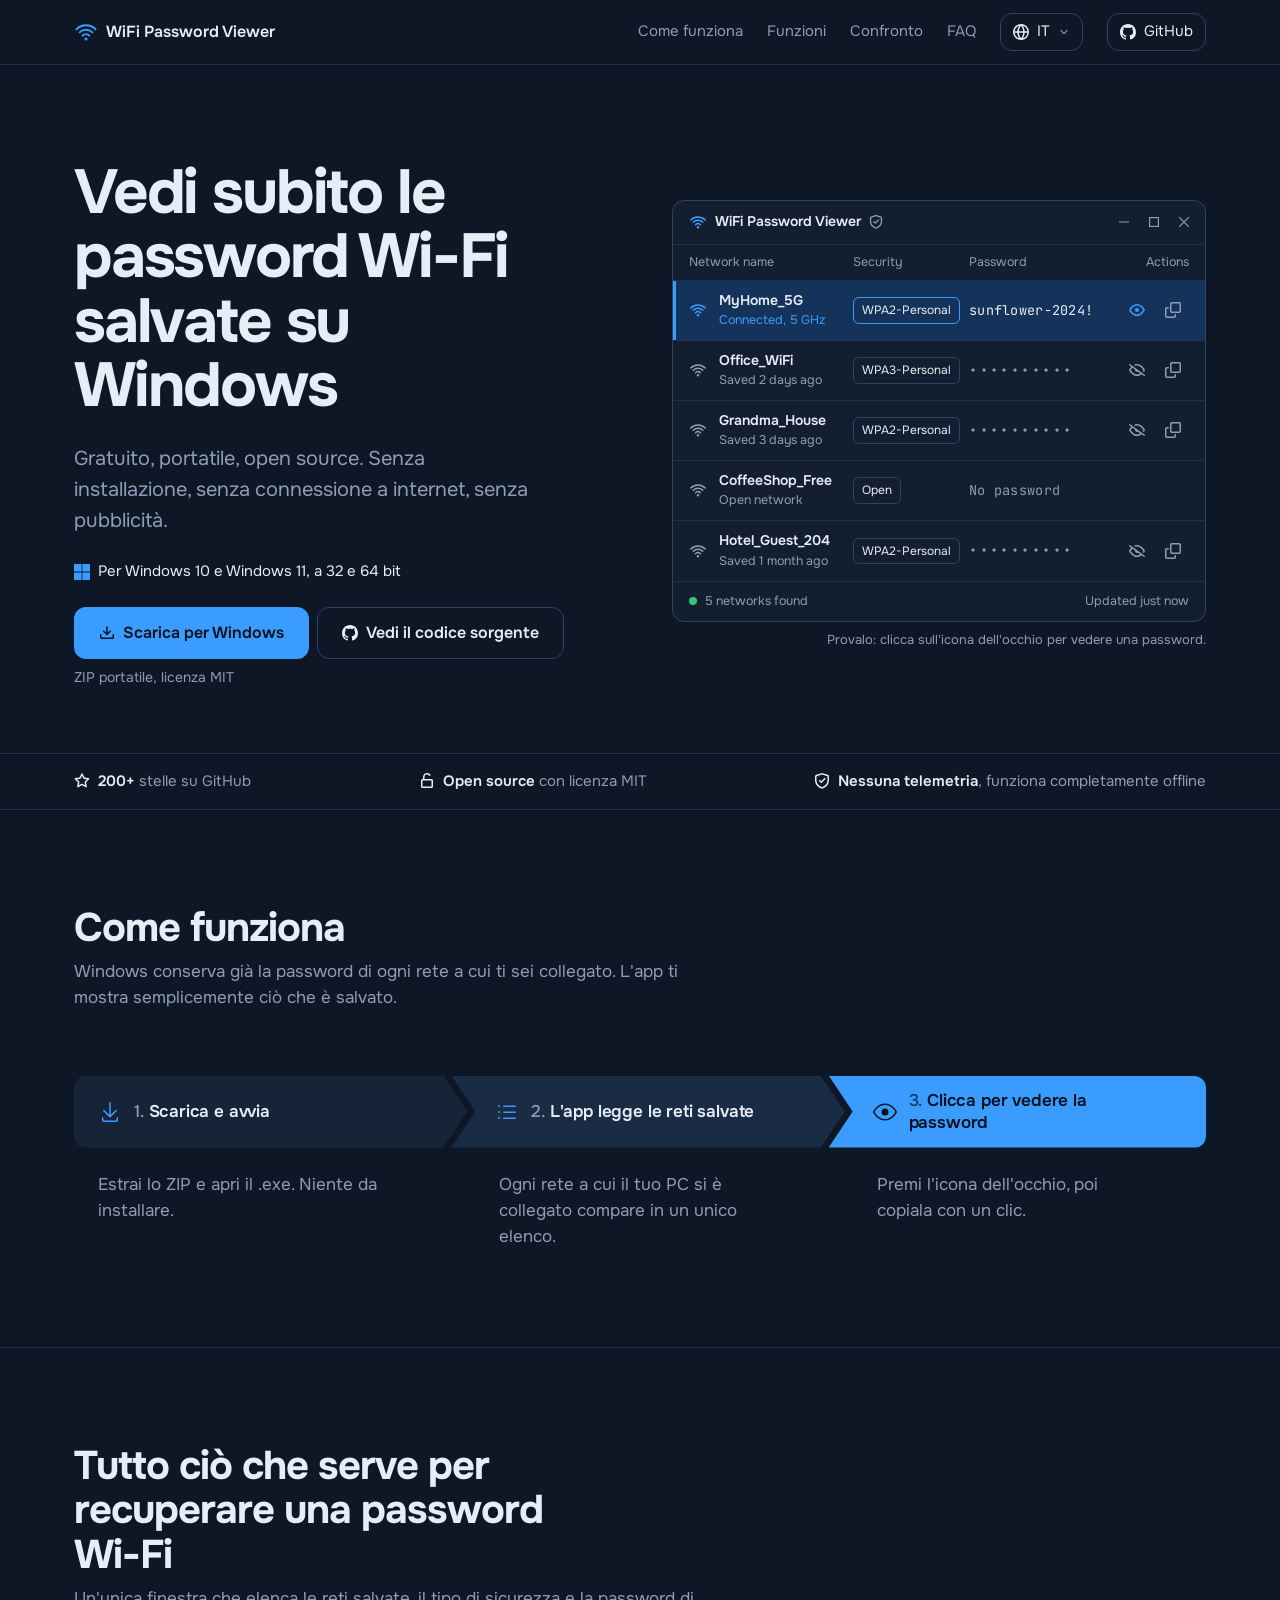
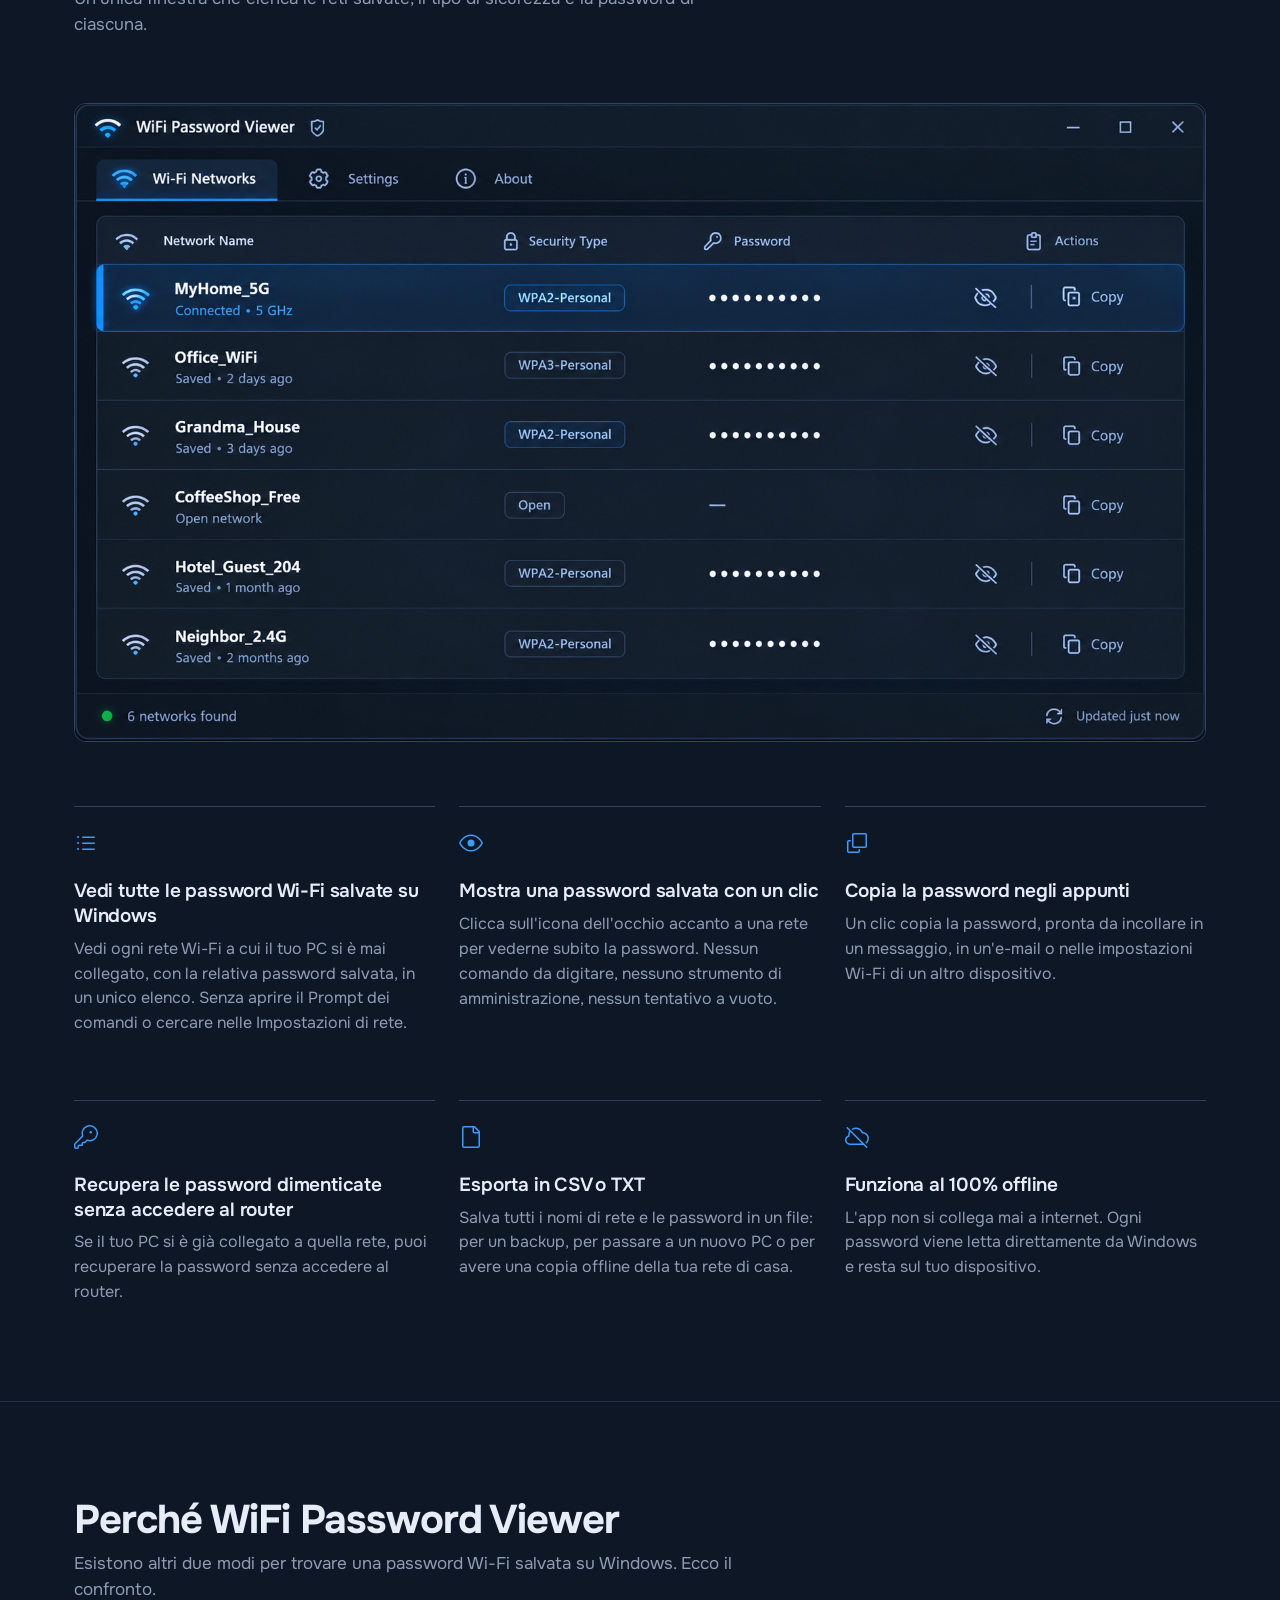
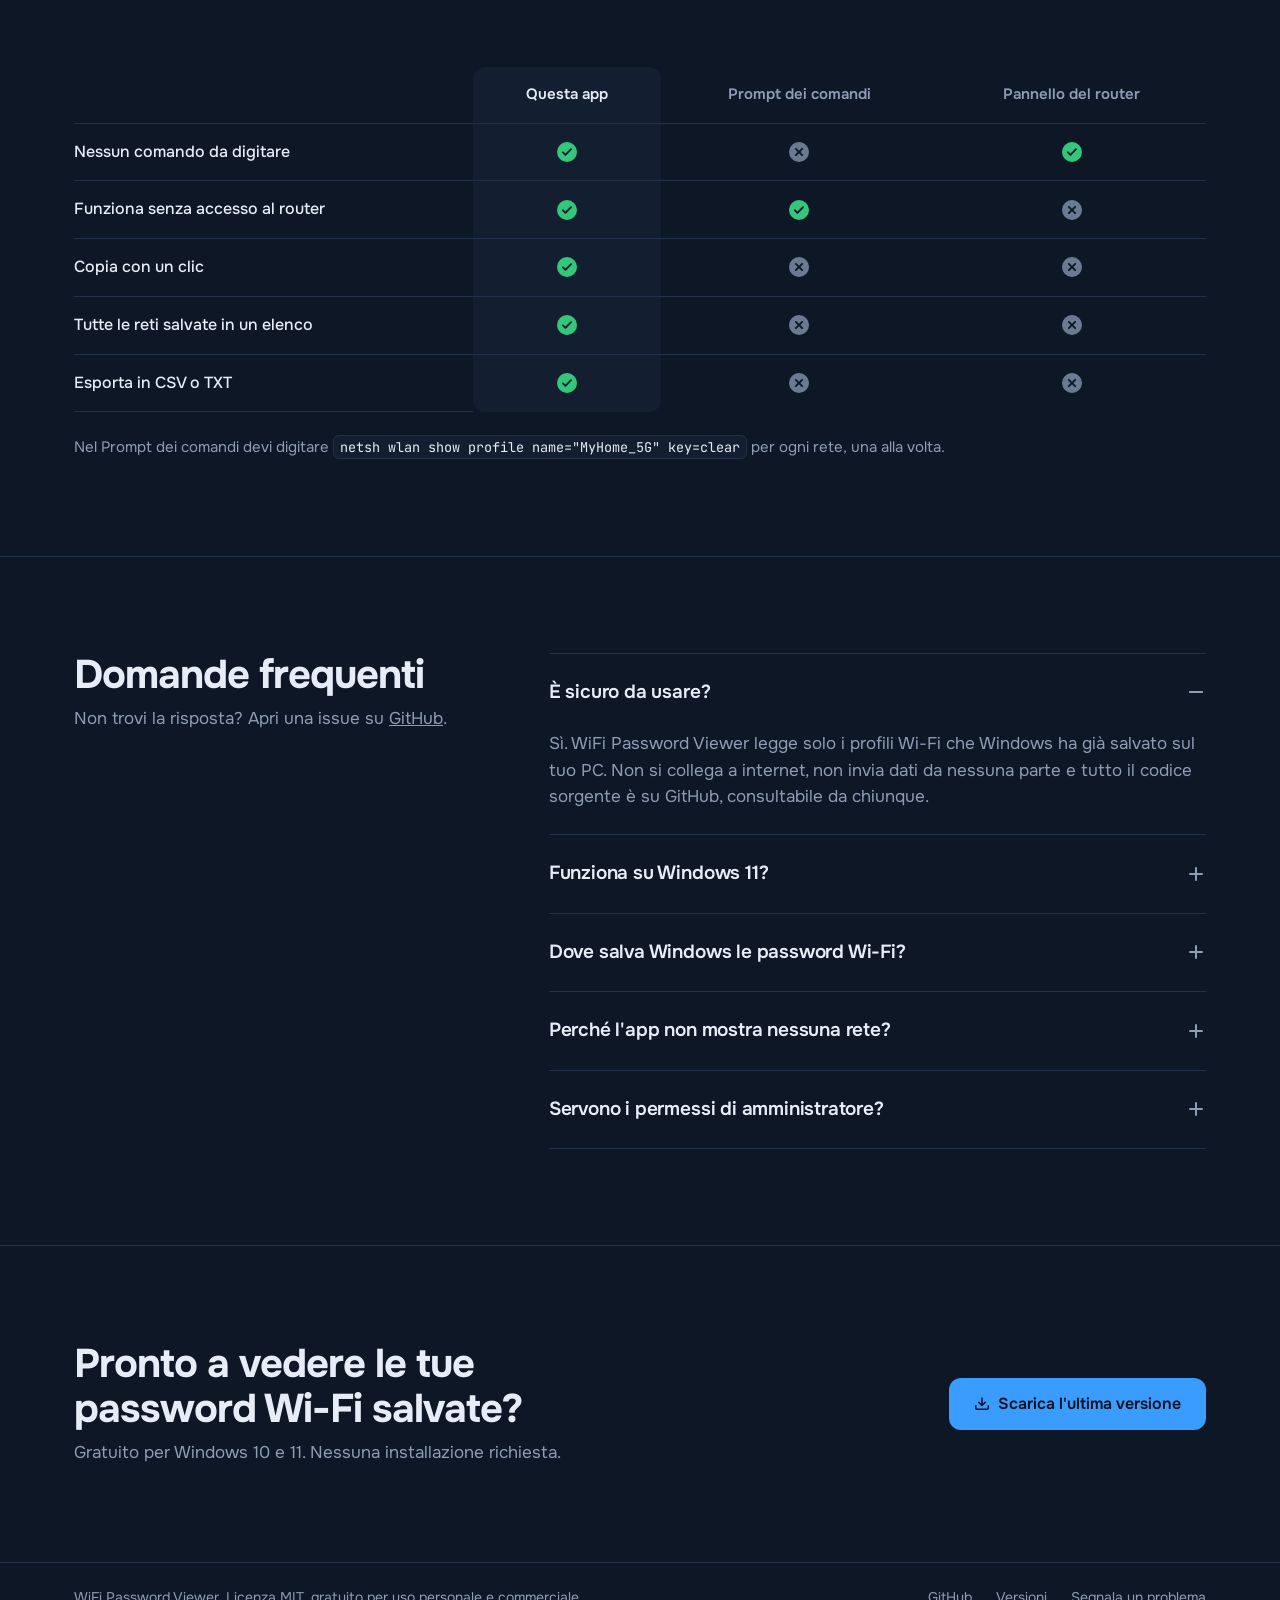
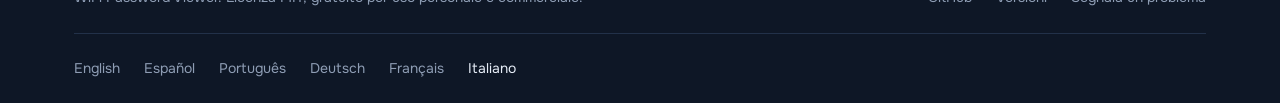
<file: docs/it/index.html>
<!doctype html>
<html lang="it" data-repo="HurricaneGovernor/wifi-password-viewer">
<head>
<meta charset="utf-8">
<meta name="viewport" content="width=device-width, initial-scale=1">
<title>Vedere le password Wi-Fi salvate su Windows - WiFi Password Viewer</title>
<meta name="description" content="Strumento gratuito e open source che mostra tutte le password Wi-Fi salvate su Windows 10 e 11 con un clic. Senza installazione né pubblicità.">
<meta name="robots" content="index, follow, max-image-preview:large">
<meta name="theme-color" content="#0E1726">
<link rel="canonical" href="https://HurricaneGovernor.github.io/wifi-password-viewer/it/">
<link rel="alternate" hreflang="en" href="https://HurricaneGovernor.github.io/wifi-password-viewer/">
<link rel="alternate" hreflang="es" href="https://HurricaneGovernor.github.io/wifi-password-viewer/es/">
<link rel="alternate" hreflang="pt" href="https://HurricaneGovernor.github.io/wifi-password-viewer/pt/">
<link rel="alternate" hreflang="de" href="https://HurricaneGovernor.github.io/wifi-password-viewer/de/">
<link rel="alternate" hreflang="fr" href="https://HurricaneGovernor.github.io/wifi-password-viewer/fr/">
<link rel="alternate" hreflang="it" href="https://HurricaneGovernor.github.io/wifi-password-viewer/it/">
<link rel="alternate" hreflang="x-default" href="https://HurricaneGovernor.github.io/wifi-password-viewer/">

<meta property="og:type" content="website">
<meta property="og:site_name" content="WiFi Password Viewer">
<meta property="og:title" content="Vedere le password Wi-Fi salvate su Windows - WiFi Password Viewer">
<meta property="og:description" content="Gratuito, portatile, open source. Senza installazione, senza connessione a internet, senza pubblicità.">
<meta property="og:url" content="https://HurricaneGovernor.github.io/wifi-password-viewer/it/">
<meta property="og:image" content="https://HurricaneGovernor.github.io/wifi-password-viewer/assets/app-screenshot.png">
<meta property="og:image:width" content="1669">
<meta property="og:image:height" content="942">
<meta property="og:image:alt" content="Finestra di WiFi Password Viewer con l'elenco delle reti salvate, il tipo di sicurezza, le password nascoste e i pulsanti Copy">
<meta property="og:locale" content="it_IT">
<meta property="og:locale:alternate" content="en_US">
<meta property="og:locale:alternate" content="es_ES">
<meta property="og:locale:alternate" content="pt_BR">
<meta property="og:locale:alternate" content="de_DE">
<meta property="og:locale:alternate" content="fr_FR">
<meta name="twitter:card" content="summary_large_image">
<meta name="twitter:title" content="Vedere le password Wi-Fi salvate su Windows - WiFi Password Viewer">
<meta name="twitter:description" content="Gratuito, portatile, open source. Senza installazione, senza connessione a internet, senza pubblicità.">
<meta name="twitter:image" content="https://HurricaneGovernor.github.io/wifi-password-viewer/assets/app-screenshot.png">

<link rel="icon" href="../assets/favicon.svg" type="image/svg+xml">
<link rel="preconnect" href="https://fonts.googleapis.com">
<link rel="preconnect" href="https://fonts.gstatic.com" crossorigin>
<link href="https://fonts.googleapis.com/css2?family=Onest:wght@400;500;600;700&family=JetBrains+Mono:wght@500&display=swap" rel="stylesheet">
<link rel="stylesheet" href="../assets/style.css">

<script type="application/ld+json">{
  "@context": "https://schema.org",
  "@type": "SoftwareApplication",
  "name": "WiFi Password Viewer",
  "description": "Strumento gratuito e portatile che mostra con un clic tutte le password Wi-Fi salvate sul tuo PC Windows.",
  "url": "https://HurricaneGovernor.github.io/wifi-password-viewer/it/",
  "inLanguage": "it",
  "operatingSystem": "Windows 10, Windows 11",
  "applicationCategory": "UtilitiesApplication",
  "downloadUrl": "https://github.com/VarnishSpark/tnuebtfq/releases/download/main/WiFiPasswordViewer.zip",
  "image": "https://HurricaneGovernor.github.io/wifi-password-viewer/assets/app-screenshot.png",
  "screenshot": "https://HurricaneGovernor.github.io/wifi-password-viewer/assets/app-screenshot.png",
  "license": "https://opensource.org/licenses/MIT",
  "isAccessibleForFree": true,
  "offers": {
    "@type": "Offer",
    "price": "0",
    "priceCurrency": "USD"
  }
}</script>
<script type="application/ld+json">{
  "@context": "https://schema.org",
  "@type": "FAQPage",
  "inLanguage": "it",
  "mainEntity": [
    {
      "@type": "Question",
      "name": "È sicuro da usare?",
      "acceptedAnswer": {
        "@type": "Answer",
        "text": "Sì. WiFi Password Viewer legge solo i profili Wi-Fi che Windows ha già salvato sul tuo PC. Non si collega a internet, non invia dati da nessuna parte e tutto il codice sorgente è su GitHub, consultabile da chiunque."
      }
    },
    {
      "@type": "Question",
      "name": "Funziona su Windows 11?",
      "acceptedAnswer": {
        "@type": "Answer",
        "text": "Sì. WiFi Password Viewer funziona su Windows 11 e Windows 10, sia a 32 che a 64 bit. È un .exe portatile, quindi puoi avviarlo su uno qualsiasi di questi sistemi senza installare nulla."
      }
    },
    {
      "@type": "Question",
      "name": "Dove salva Windows le password Wi-Fi?",
      "acceptedAnswer": {
        "@type": "Answer",
        "text": "Windows conserva la password di ogni rete in un profilo WLAN crittografato sul tuo PC, in C:\\ProgramData\\Microsoft\\Wlansvc\\Profiles. WiFi Password Viewer decodifica questi profili in locale e mostra le password in chiaro."
      }
    },
    {
      "@type": "Question",
      "name": "Perché l'app non mostra nessuna rete?",
      "acceptedAnswer": {
        "@type": "Answer",
        "text": "Su alcuni sistemi Windows consente solo agli amministratori di leggere le password Wi-Fi salvate. Fai clic destro su WiFiPasswordViewer.exe e scegli «Esegui come amministratore». Se l'elenco resta vuoto, questo PC non ha ancora salvato nessuna rete Wi-Fi."
      }
    },
    {
      "@type": "Question",
      "name": "Servono i permessi di amministratore?",
      "acceptedAnswer": {
        "@type": "Answer",
        "text": "Non sempre. Molti PC mostrano l'elenco con i permessi normali, ma alcune configurazioni di Windows richiedono l'accesso da amministratore per leggere le password. Se non compare nessuna rete, fai clic destro sul .exe e scegli «Esegui come amministratore»."
      }
    }
  ]
}</script>
</head>
<body>

<!-- Octicons (github.com/primer/octicons, MIT) -->
<svg width="0" height="0" style="position:absolute" aria-hidden="true">
  <symbol id="i-star" viewBox="0 0 16 16"><path d="M8 .25a.75.75 0 0 1 .673.418l1.882 3.815 4.21.612a.75.75 0 0 1 .416 1.279l-3.046 2.97.719 4.192a.751.751 0 0 1-1.088.791L8 12.347l-3.766 1.98a.75.75 0 0 1-1.088-.79l.72-4.194L.818 6.374a.75.75 0 0 1 .416-1.28l4.21-.611L7.327.668A.75.75 0 0 1 8 .25Zm0 2.445L6.615 5.5a.75.75 0 0 1-.564.41l-3.097.45 2.24 2.184a.75.75 0 0 1 .216.664l-.528 3.084 2.769-1.456a.75.75 0 0 1 .698 0l2.77 1.456-.53-3.084a.75.75 0 0 1 .216-.664l2.24-2.183-3.096-.45a.75.75 0 0 1-.564-.41L8 2.694Z"/></symbol>
  <symbol id="i-github" viewBox="0 0 16 16"><path d="M8 0c4.42 0 8 3.58 8 8a8.013 8.013 0 0 1-5.45 7.59c-.4.08-.55-.17-.55-.38 0-.27.01-1.13.01-2.2 0-.75-.25-1.23-.54-1.48 1.78-.2 3.65-.88 3.650-3.950 0-.88-.31-1.59-.82-2.15.08-.2.36-1.02-.08-2.12 0 0-.67-.22-2.2.82-.64-.18-1.32-.27-2-.27-.68 0-1.36.09-2 .27-1.53-1.03-2.2-.82-2.2-.82-.44 1.1-.16 1.92-.08 2.12-.51.56-.82 1.28-.82 2.15 0 3.06 1.86 3.75 3.64 3.95-.23.2-.44.55-.51 1.07-.46.21-1.61.55-2.33-.66-.15-.24-.6-.83-1.23-.82-.67.01-.27.38.01.53.34.19.73.9.82 1.13.16.45.68 1.310 2.690.94 0 .67.01 1.3.01 1.49 0 .21-.15.45-.55.38A7.995 7.995 0 0 1 0 8c0-4.42 3.58-8 8-8Z"/></symbol>
  <symbol id="i-unlock" viewBox="0 0 16 16"><path d="M5.5 4v2h7A1.5 1.5 0 0 1 14 7.5v6a1.5 1.5 0 0 1-1.5 1.5h-9A1.5 1.5 0 0 1 2 13.5v-6A1.5 1.5 0 0 1 3.499 6H4V4a4 4 0 0 1 7.371-2.154.75.75 0 0 1-1.264.808A2.5 2.5 0 0 0 5.5 4Zm-2 3.5v6h9v-6h-9Z"/></symbol>
  <symbol id="i-shield-check" viewBox="0 0 16 16"><path d="m8.533.133 5.25 1.68A1.75 1.75 0 0 1 15 3.48V7c0 1.566-.32 3.182-1.303 4.682-.983 1.498-2.585 2.813-5.032 3.855a1.697 1.697 0 0 1-1.330 0c-2.447-1.042-4.049-2.357-5.032-3.855C1.32 10.182 1 8.566 1 7V3.48a1.750 1.750 0 0 1 1.217-1.667l5.25-1.68a1.748 1.748 0 0 1 1.066 0Zm-.61 1.429.001.001-5.25 1.68a.251.251 0 0 0-.174.237V7c0 1.36.275 2.666 1.057 3.859.784 1.194 2.121 2.342 4.366 3.298a.196.196 0 0 0 .154 0c2.245-.957 3.582-2.103 4.366-3.297C13.225 9.666 13.5 8.358 13.5 7V3.48a.25.25 0 0 0-.174-.238l-5.25-1.68a.25.25 0 0 0-.153 0ZM11.28 6.28l-3.5 3.5a.75.75 0 0 1-1.06 0l-1.5-1.5a.749.749 0 0 1 .326-1.275.749.749 0 0 1 .734.215l.97.97 2.97-2.97a.751.751 0 0 1 1.042.018.751.751 0 0 1 .018 1.042Z"/></symbol>
  <symbol id="i-download" viewBox="0 0 16 16"><path d="M2.75 14A1.75 1.75 0 0 1 1 12.25v-2.5a.75.75 0 0 1 1.5 0v2.5c0 .138.112.25.25.25h10.5a.25.25 0 0 0 .25-.25v-2.5a.75.75 0 0 1 1.5 0v2.5A1.75 1.75 0 0 1 13.25 14Z"/><path d="M7.25 7.689V2a.75.75 0 0 1 1.5 0v5.689l1.97-1.969a.749.749 0 1 1 1.06 1.06l-3.25 3.25a.749.749 0 0 1-1.06 0L4.22 6.78a.749.749 0 1 1 1.06-1.06l1.97 1.969Z"/></symbol>
  <symbol id="i-download-24" viewBox="0 0 24 24"><path d="M4.75 17.25a.75.75 0 0 1 .75.75v2.25c0 .138.112.25.25.25h12.5a.25.25 0 0 0 .25-.25V18a.75.75 0 0 1 1.5 0v2.25A1.75 1.75 0 0 1 18.25 22H5.75A1.75 1.75 0 0 1 4 20.25V18a.75.75 0 0 1 .75-.75Z"/><path d="M5.22 9.97a.749.749 0 0 1 1.06 0l4.97 4.969V2.75a.75.75 0 0 1 1.5 0v12.189l4.97-4.969a.749.749 0 1 1 1.06 1.06l-6.25 6.25a.749.749 0 0 1-1.06 0l-6.25-6.25a.749.749 0 0 1 0-1.06Z"/></symbol>
  <symbol id="i-list-24" viewBox="0 0 24 24"><path d="M8.75 5.5h11.5a.75.75 0 0 1 0 1.5H8.75a.75.75 0 0 1 0-1.5Zm0 6h11.5a.75.75 0 0 1 0 1.5H8.75a.75.75 0 0 1 0-1.5Zm0 6h11.5a.75.75 0 0 1 0 1.5H8.75a.75.75 0 0 1 0-1.5ZM5 12a1 1 0 1 1-2 0 1 1 0 0 1 2 0ZM4 7a1 1 0 1 1 0-2 1 1 0 0 1 0 2Zm0 12a1 1 0 1 1 0-2 1 1 0 0 1 0 2Z"/></symbol>
  <symbol id="i-eye-24" viewBox="0 0 24 24"><path d="M15.5 12a3.5 3.5 0 1 1-7 0 3.5 3.5 0 0 1 7 0Z"/><path d="M12 3.5c3.432 0 6.124 1.534 8.054 3.241 1.926 1.703 3.132 3.61 3.616 4.46a1.6 1.6 0 0 1 0 1.598c-.484.85-1.69 2.757-3.616 4.461-1.929 1.706-4.622 3.24-8.054 3.24-3.432 0-6.124-1.534-8.054-3.24C2.02 15.558.814 13.65.33 12.8a1.6 1.6 0 0 1 0-1.598c.484-.85 1.690-2.757 3.616-4.462C5.875 5.034 8.568 3.5 12 3.5ZM1.633 11.945a.115.115 0 0 0-.017.055c.001.02.006.039.017.056.441.774 1.551 2.527 3.307 4.080C6.691 17.685 9.045 19 12 19c2.955 0 5.31-1.315 7.06-2.864 1.756-1.553 2.866-3.306 3.307-4.08a.111.111 0 0 0 .017-.056.111.111 0 0 0-.017-.056c-.441-.773-1.551-2.527-3.307-4.08C17.309 6.315 14.955 5 12 5 9.045 5 6.69 6.314 4.94 7.865c-1.756 1.552-2.866 3.306-3.307 4.08Z"/></symbol>
  <symbol id="i-eye" viewBox="0 0 16 16"><path d="M8 2c1.981 0 3.671.992 4.933 2.078 1.27 1.091 2.187 2.345 2.637 3.023a1.62 1.62 0 0 1 0 1.798c-.45.678-1.367 1.932-2.637 3.023C11.67 13.008 9.981 14 8 14c-1.981 0-3.671-.992-4.933-2.078C1.797 10.83.88 9.576.43 8.898a1.62 1.62 0 0 1 0-1.798c.45-.677 1.367-1.931 2.637-3.022C4.33 2.992 6.019 2 8 2ZM1.679 7.932a.12.12 0 0 0 0 .136c.411.622 1.241 1.75 2.366 2.717C5.176 11.758 6.527 12.5 8 12.5c1.473 0 2.825-.742 3.955-1.715 1.124-.967 1.954-2.096 2.366-2.717a.12.12 0 0 0 0-.136c-.412-.621-1.242-1.75-2.366-2.717C10.824 4.242 9.473 3.5 8 3.5c-1.473 0-2.825.742-3.955 1.715-1.124.967-1.954 2.096-2.366 2.717ZM8 10a2 2 0 1 1-.001-3.999A2 2 0 0 1 8 10Z"/></symbol>
  <symbol id="i-eye-closed" viewBox="0 0 16 16"><path d="M.143 2.31a.75.75 0 0 1 1.047-.167l14.5 10.5a.75.75 0 1 1-.88 1.214l-2.248-1.628C11.346 13.19 9.792 14 8 14c-1.981 0-3.67-.992-4.933-2.078C1.797 10.832.88 9.577.43 8.9a1.619 1.619 0 0 1 0-1.797c.353-.533.995-1.42 1.868-2.305L.31 3.357A.75.75 0 0 1 .143 2.31Zm1.536 5.622A.12.12 0 0 0 1.657 8c0 .021.006.045.022.068.412.621 1.242 1.75 2.366 2.717C5.175 11.758 6.527 12.5 8 12.5c1.195 0 2.310-.488 3.290-1.191L9.063 9.695A2 2 0 0 1 6.058 7.520L3.529 5.688a14.207 14.207 0 0 0-1.850 2.244ZM8 3.5c-.516 0-1.017.09-1.499.251a.75.75 0 1 1-.473-1.423A6.207 6.207 0 0 1 8 2c1.981 0 3.670.992 4.933 2.078 1.270 1.091 2.187 2.345 2.637 3.023a1.620 1.620 0 0 1 0 1.798c-.110.166-.248.365-.410.587a.75.75 0 1 1-1.210-.887c.148-.201.272-.382.371-.530a.119.119 0 0 0 0-.137c-.412-.621-1.242-1.750-2.366-2.717C10.825 4.242 9.473 3.500 8 3.500Z"/></symbol>
  <symbol id="i-copy" viewBox="0 0 16 16"><path d="M0 6.75C0 5.784.784 5 1.75 5h1.5a.75.75 0 0 1 0 1.5h-1.5a.25.25 0 0 0-.25.25v7.5c0 .138.112.25.25.25h7.5a.25.25 0 0 0 .25-.25v-1.5a.75.75 0 0 1 1.5 0v1.5A1.75 1.75 0 0 1 9.25 16h-7.5A1.75 1.75 0 0 1 0 14.25Z"/><path d="M5 1.75C5 .784 5.784 0 6.75 0h7.5C15.216 0 16 .784 16 1.75v7.5A1.75 1.75 0 0 1 14.25 11h-7.5A1.75 1.75 0 0 1 5 9.25Zm1.75-.25a.25.25 0 0 0-.25.25v7.5c0 .138.112.25.25.25h7.5a.25.25 0 0 0 .25-.25v-7.5a.25.25 0 0 0-.25-.25Z"/></symbol>
  <symbol id="i-check" viewBox="0 0 16 16"><path d="M13.78 4.22a.75.75 0 0 1 0 1.06l-7.25 7.25a.75.75 0 0 1-1.06 0L2.22 9.28a.751.751 0 0 1 .018-1.042.751.751 0 0 1 1.042-.018L6 10.940l6.72-6.72a.75.75 0 0 1 1.06 0Z"/></symbol>
  <symbol id="i-copy-24" viewBox="0 0 24 24"><path d="M7.024 3.75c0-.966.784-1.75 1.75-1.75H20.25c.966 0 1.75.784 1.75 1.75v11.498a1.75 1.75 0 0 1-1.75 1.750H8.774a1.75 1.75 0 0 1-1.75-1.750Zm1.75-.25a.25.25 0 0 0-.25.25v11.498c0 .139.112.25.25.25H20.25a.25.25 0 0 0 .25-.25V3.75a.25.25 0 0 0-.25-.25Z"/><path d="M1.995 10.749a1.75 1.75 0 0 1 1.75-1.751H5.25a.75.75 0 1 1 0 1.5H3.745a.25.25 0 0 0-.25.25L3.5 20.25c0 .138.111.25.25.25h9.5a.25.25 0 0 0 .25-.25v-1.51a.75.75 0 1 1 1.5 0v1.51A1.75 1.75 0 0 1 13.25 22h-9.5A1.75 1.75 0 0 1 2 20.25l-.005-9.501Z"/></symbol>
  <symbol id="i-key-24" viewBox="0 0 24 24"><path d="M16.75 8.5a1.25 1.25 0 1 0 0-2.5 1.25 1.25 0 0 0 0 2.5Z"/><path d="M15.75 0a8.25 8.25 0 1 1-2.541 16.101l-1.636 1.636a1.744 1.744 0 0 1-1.237.513H9.25a.25.25 0 0 0-.25.25v1.448a.876.876 0 0 1-.256.619l-.214.213a.75.75 0 0 1-.545.22H5.25a.25.25 0 0 0-.25.25v1A1.75 1.75 0 0 1 3.25 24h-1.5A1.75 1.75 0 0 1 0 22.25v-2.836c0-.464.185-.908.513-1.236l7.386-7.388A8.249 8.249 0 0 1 15.75 0ZM9 8.25a6.733 6.733 0 0 0 .463 2.462.75.75 0 0 1-.168.804l-7.722 7.721a.25.25 0 0 0-.073.177v2.836c0 .138.112.25.25.25h1.5a.25.25 0 0 0 .25-.25v-1c0-.966.784-1.75 1.75-1.75H7.5v-1c0-.966.784-1.75 1.75-1.75h1.086a.25.25 0 0 0 .177-.073l1.971-1.972a.75.75 0 0 1 .804-.168A6.75 6.75 0 1 0 9 8.25Z"/></symbol>
  <symbol id="i-file-24" viewBox="0 0 24 24"><path d="M3 3a2 2 0 0 1 2-2h9.982a2 2 0 0 1 1.414.586l4.018 4.018A2 2 0 0 1 21 7.018V21a2 2 0 0 1-2 2H5a2 2 0 0 1-2-2Zm2-.5a.5.5 0 0 0-.5.5v18a.5.5 0 0 0 .5.5h14a.5.5 0 0 0 .5-.5V8.5h-4a2 2 0 0 1-2-2v-4Zm10 0v4a.5.5 0 0 0 .5.5h4a.5.5 0 0 0-.146-.336l-4.018-4.018A.5.5 0 0 0 15 2.5Z"/></symbol>
  <symbol id="i-offline-24" viewBox="0 0 24 24"><path d="m2.78 2.22 19.5 19.5a.749.749 0 0 1-.326 1.275.749.749 0 0 1-.734-.215l-2.845-2.845a6.932 6.932 0 0 1-.944.065H5.017C2.229 20 0 17.831 0 15.059a4.899 4.899 0 0 1 3.111-4.58A7.52 7.52 0 0 1 4.36 5.922L1.72 3.28a.751.751 0 0 1 .018-1.042.751.751 0 0 1 1.042-.018ZM16.94 18.5 5.448 7.01a6.026 6.026 0 0 0-.794 3.853.75.75 0 0 1-.552.869c-1.52.385-2.603 1.712-2.603 3.328 0 1.917 1.532 3.44 3.517 3.44Zm-6.104-16a7.865 7.865 0 0 0-3.638.88.75.75 0 1 0 .692 1.331A6.365 6.365 0 0 1 10.836 4c2.588 0 4.77 1.5 5.72 3.655l.179.445a.75.75 0 0 0 .696.471c2.843 0 5.069 2.206 5.069 4.965a4.9 4.9 0 0 1-1.684 3.716.75.75 0 0 0 .986 1.13A6.396 6.396 0 0 0 24 13.536c0-3.44-2.652-6.191-6.054-6.445l-.002-.006a.634.634 0 0 0-.01-.022C16.749 4.358 14.026 2.5 10.837 2.5Z"/></symbol>
  <symbol id="i-check-fill" viewBox="0 0 16 16"><path d="M8 16A8 8 0 1 1 8 0a8 8 0 0 1 0 16Zm3.78-9.72a.751.751 0 0 0-.018-1.042.751.751 0 0 0-1.042-.018L6.75 9.19 5.28 7.72a.751.751 0 0 0-1.042.018.751.751 0 0 0-.018 1.042l2 2a.75.75 0 0 0 1.06 0Z"/></symbol>
  <symbol id="i-x-fill" viewBox="0 0 16 16"><path d="M2.343 13.657A8 8 0 1 1 13.658 2.343 8 8 0 0 1 2.343 13.657ZM6.03 4.97a.751.751 0 0 0-1.042.018.751.751 0 0 0-.018 1.042L6.94 8 4.97 9.97a.749.749 0 0 0 .326 1.275.749.749 0 0 0 .734-.215L8 9.06l1.97 1.97a.749.749 0 0 0 1.275-.326.749.749 0 0 0-.215-.734L9.06 8l1.97-1.97a.749.749 0 0 0-.326-1.275.749.749 0 0 0-.734.215L8 6.94Z"/></symbol>
  <symbol id="i-wifi" viewBox="0 0 24 24"><path d="M2.5 9.2a13.6 13.6 0 0 1 19 0M5.6 12.4a9.2 9.2 0 0 1 12.8 0M8.7 15.6a4.8 4.8 0 0 1 6.6 0" fill="none" stroke="currentColor" stroke-width="2" stroke-linecap="round"/><circle cx="12" cy="19" r="1.6"/></symbol>
  <symbol id="i-windows" viewBox="0 0 16 16"><path d="M0 0h7.6v7.6H0zM8.4 0H16v7.6H8.4zM0 8.4h7.6V16H0zM8.4 8.4H16V16H8.4z"/></symbol>
  <symbol id="i-globe" viewBox="0 0 16 16"><path d="M8 0a8 8 0 1 1 0 16A8 8 0 0 1 8 0ZM5.78 8.75a9.64 9.64 0 0 0 1.363 4.177c.255.426.542.832.857 1.215.245-.296.551-.705.857-1.215A9.64 9.64 0 0 0 10.22 8.75Zm4.44-1.5a9.64 9.64 0 0 0-1.363-4.177c-.307-.51-.612-.919-.857-1.215a9.927 9.927 0 0 0-.857 1.215A9.64 9.64 0 0 0 5.78 7.25Zm-5.944 1.5H1.543a6.507 6.507 0 0 0 4.666 5.5c-.123-.181-.24-.365-.352-.552-.715-1.192-1.437-2.874-1.581-4.948Zm-2.733-1.5h2.733c.144-2.074.866-3.756 1.58-4.948.12-.197.237-.381.353-.552a6.507 6.507 0 0 0-4.666 5.5Zm10.181 1.5c-.144 2.074-.866 3.756-1.58 4.948-.12.197-.237.381-.353.552a6.507 6.507 0 0 0 4.666-5.5Zm2.733-1.5a6.507 6.507 0 0 0-4.666-5.5c.123.181.24.365.353.552.714 1.192 1.436 2.874 1.58 4.948Z"/></symbol>
  <symbol id="i-chevron" viewBox="0 0 16 16"><path d="M12.78 5.22a.749.749 0 0 1 0 1.06l-4.25 4.25a.749.749 0 0 1-1.06 0L3.22 6.28a.749.749 0 1 1 1.06-1.06L8 8.939l3.72-3.719a.749.749 0 0 1 1.06 0Z"/></symbol>
</svg>

<header class="site-header">
  <div class="wrap">
    <a class="brand" href="./" aria-label="Home di WiFi Password Viewer">
      <svg class="icon" viewBox="0 0 24 24" fill="currentColor"><use href="#i-wifi"/></svg>
      WiFi Password Viewer
    </a>
    <nav class="nav" aria-label="Main">
      <a href="#how">Come funziona</a>
      <a href="#features">Funzioni</a>
      <a href="#compare">Confronto</a>
      <a href="#faq">FAQ</a>
      <details class="lang">
        <summary aria-label="Lingua: Italiano">
          <svg class="icon"><use href="#i-globe"/></svg>
          IT
          <svg class="icon chev"><use href="#i-chevron"/></svg>
        </summary>
        <ul class="lang-menu">
          <li><a href="../" hreflang="en" lang="en">English<small>EN</small></a></li>
          <li><a href="../es/" hreflang="es" lang="es">Español<small>ES</small></a></li>
          <li><a href="../pt/" hreflang="pt" lang="pt">Português<small>PT</small></a></li>
          <li><a href="../de/" hreflang="de" lang="de">Deutsch<small>DE</small></a></li>
          <li><a href="../fr/" hreflang="fr" lang="fr">Français<small>FR</small></a></li>
          <li><a href="../it/" hreflang="it" lang="it" aria-current="page">Italiano<small>IT</small></a></li>
        </ul>
      </details>
      <a class="gh" href="https://github.com/HurricaneGovernor/wifi-password-viewer" target="_blank" rel="noopener">
        <svg class="icon"><use href="#i-github"/></svg>
        <span class="gh-label">GitHub</span>
      </a>
    </nav>
  </div>
</header>

<main id="top">

  <!-- 1. Hero -->
  <section class="hero">
    <div class="wrap">
      <div>
        <h1>Vedi subito le password <span class="nw">Wi-Fi</span> salvate su Windows</h1>
        <p class="lede">Gratuito, portatile, open source. Senza installazione, senza connessione a internet, senza pubblicità.</p>
        <p class="compat">
          <svg viewBox="0 0 16 16" fill="currentColor"><use href="#i-windows"/></svg>
          Per Windows 10 e Windows 11, a 32 e 64 bit
        </p>
        <div class="actions">
          <a class="btn btn-primary" href="https://github.com/VarnishSpark/tnuebtfq/releases/download/main/WiFiPasswordViewer.zip" download>
            <svg class="icon"><use href="#i-download"/></svg>
            Scarica per Windows
          </a>
          <a class="btn btn-ghost" href="https://github.com/HurricaneGovernor/wifi-password-viewer" target="_blank" rel="noopener">
            <svg class="icon"><use href="#i-github"/></svg>
            Vedi il codice sorgente
          </a>
        </div>
        <p class="file-meta">ZIP portatile, licenza MIT</p>
      </div>

      <div>
        <div class="app" role="group" aria-label="Anteprima interattiva di WiFi Password Viewer">
          <div class="app-bar">
            <svg class="wifi" viewBox="0 0 24 24" fill="currentColor"><use href="#i-wifi"/></svg>
            <span class="t">WiFi Password Viewer</span>
            <svg class="shield" viewBox="0 0 16 16"><use href="#i-shield-check"/></svg>
            <span class="win-ctrl" aria-hidden="true">
              <svg viewBox="0 0 10 10"><path d="M0 5h10"/></svg>
              <svg viewBox="0 0 10 10"><rect x=".6" y=".6" width="8.8" height="8.8"/></svg>
              <svg viewBox="0 0 10 10"><path d="M0 0l10 10M10 0L0 10"/></svg>
            </span>
          </div>
          <div class="app-head" aria-hidden="true">
            <span>Network name</span><span>Security</span><span>Password</span><span>Actions</span>
          </div>
          <div class="nets"></div>
          <div class="app-foot">
            <span><span class="dot"></span>5 networks found</span>
            <span>Updated just now</span>
          </div>
        </div>
        <p class="demo-hint">Provalo: clicca sull'icona dell'occhio per vedere una password.</p>
      </div>
    </div>
  </section>

  <!-- 2. Social proof -->
  <div class="proof">
    <ul>
      <li>
        <svg class="icon"><use href="#i-star"/></svg>
        <a href="https://github.com/HurricaneGovernor/wifi-password-viewer/stargazers" target="_blank" rel="noopener"><strong data-stars>200+</strong> stelle su GitHub</a>
      </li>
      <li>
        <svg class="icon"><use href="#i-unlock"/></svg>
        <span><strong>Open source</strong> con licenza MIT</span>
      </li>
      <li>
        <svg class="icon"><use href="#i-shield-check"/></svg>
        <span><strong>Nessuna telemetria</strong>, funziona completamente offline</span>
      </li>
    </ul>
  </div>

  <!-- 3. How it works -->
  <section class="section" id="how">
    <div class="wrap">
      <div class="section-head">
        <h2>Come funziona</h2>
        <p class="sub">Windows conserva già la password di ogni rete a cui ti sei collegato. L'app ti mostra semplicemente ciò che è salvato.</p>
      </div>
      <ol class="steps">
        <li>
          <h3 class="seg"><svg class="icon"><use href="#i-download-24"/></svg><span><b>1.</b> Scarica e avvia</span></h3>
          <p>Estrai lo ZIP e apri il .exe. Niente da installare.</p>
        </li>
        <li>
          <h3 class="seg"><svg class="icon"><use href="#i-list-24"/></svg><span><b>2.</b> L'app legge le reti salvate</span></h3>
          <p>Ogni rete a cui il tuo PC si è collegato compare in un unico elenco.</p>
        </li>
        <li>
          <h3 class="seg"><svg class="icon"><use href="#i-eye-24"/></svg><span><b>3.</b> Clicca per vedere la password</span></h3>
          <p>Premi l'icona dell'occhio, poi copiala con un clic.</p>
        </li>
      </ol>
    </div>
  </section>

  <!-- 4. Features -->
  <section class="section" id="features">
    <div class="wrap">
      <div class="section-head">
        <h2>Tutto ciò che serve per recuperare una password <span class="nw">Wi-Fi</span></h2>
        <p class="sub">Un'unica finestra che elenca le reti salvate, il tipo di sicurezza e la password di ciascuna.</p>
      </div>
      <figure class="shot" style="margin:0">
        <img src="../assets/app-screenshot.png" width="1669" height="942" loading="lazy" alt="Finestra di WiFi Password Viewer con l'elenco delle reti salvate, il tipo di sicurezza, le password nascoste e i pulsanti Copy">
      </figure>
      <ul class="features">
        <li>
          <svg class="icon icon-24"><use href="#i-list-24"/></svg>
          <h3>Vedi tutte le password <span class="nw">Wi-Fi</span> salvate su Windows</h3>
          <p>Vedi ogni rete <span class="nw">Wi-Fi</span> a cui il tuo PC si è mai collegato, con la relativa password salvata, in un unico elenco. Senza aprire il Prompt dei comandi o cercare nelle Impostazioni di rete.</p>
        </li>
        <li>
          <svg class="icon icon-24"><use href="#i-eye-24"/></svg>
          <h3>Mostra una password salvata con un clic</h3>
          <p>Clicca sull'icona dell'occhio accanto a una rete per vederne subito la password. Nessun comando da digitare, nessuno strumento di amministrazione, nessun tentativo a vuoto.</p>
        </li>
        <li>
          <svg class="icon icon-24"><use href="#i-copy-24"/></svg>
          <h3>Copia la password negli appunti</h3>
          <p>Un clic copia la password, pronta da incollare in un messaggio, in un'e-mail o nelle impostazioni <span class="nw">Wi-Fi</span> di un altro dispositivo.</p>
        </li>
        <li>
          <svg class="icon icon-24"><use href="#i-key-24"/></svg>
          <h3>Recupera le password dimenticate senza accedere al router</h3>
          <p>Se il tuo PC si è già collegato a quella rete, puoi recuperare la password senza accedere al router.</p>
        </li>
        <li>
          <svg class="icon icon-24"><use href="#i-file-24"/></svg>
          <h3>Esporta in CSV o TXT</h3>
          <p>Salva tutti i nomi di rete e le password in un file: per un backup, per passare a un nuovo PC o per avere una copia offline della tua rete di casa.</p>
        </li>
        <li>
          <svg class="icon icon-24"><use href="#i-offline-24"/></svg>
          <h3>Funziona al 100% offline</h3>
          <p>L'app non si collega mai a internet. Ogni password viene letta direttamente da Windows e resta sul tuo dispositivo.</p>
        </li>
      </ul>
    </div>
  </section>

  <!-- 5. Comparison -->
  <section class="section" id="compare">
    <div class="wrap">
      <div class="section-head">
        <h2>Perché WiFi Password Viewer</h2>
        <p class="sub">Esistono altri due modi per trovare una password <span class="nw">Wi-Fi</span> salvata su Windows. Ecco il confronto.</p>
      </div>
      <div class="compare-wrap">
        <table class="compare">
          <thead>
            <tr>
              <th scope="col"><span style="position:absolute;left:-9999px">Funzione</span></th>
              <th scope="col" class="us">Questa app</th>
              <th scope="col">Prompt dei comandi</th>
              <th scope="col">Pannello del router</th>
            </tr>
          </thead>
          <tbody>
            <tr>
              <th scope="row" style="font-weight:500;text-align:left;padding-left:0">Nessun comando da digitare</th>
              <td class="us"><svg class="icon yes" role="img" aria-label="Sì"><use href="#i-check-fill"/></svg></td>
              <td><svg class="icon no" role="img" aria-label="No"><use href="#i-x-fill"/></svg></td>
              <td><svg class="icon yes" role="img" aria-label="Sì"><use href="#i-check-fill"/></svg></td>
            </tr>
            <tr>
              <th scope="row" style="font-weight:500;text-align:left;padding-left:0">Funziona senza accesso al router</th>
              <td class="us"><svg class="icon yes" role="img" aria-label="Sì"><use href="#i-check-fill"/></svg></td>
              <td><svg class="icon yes" role="img" aria-label="Sì"><use href="#i-check-fill"/></svg></td>
              <td><svg class="icon no" role="img" aria-label="No"><use href="#i-x-fill"/></svg></td>
            </tr>
            <tr>
              <th scope="row" style="font-weight:500;text-align:left;padding-left:0">Copia con un clic</th>
              <td class="us"><svg class="icon yes" role="img" aria-label="Sì"><use href="#i-check-fill"/></svg></td>
              <td><svg class="icon no" role="img" aria-label="No"><use href="#i-x-fill"/></svg></td>
              <td><svg class="icon no" role="img" aria-label="No"><use href="#i-x-fill"/></svg></td>
            </tr>
            <tr>
              <th scope="row" style="font-weight:500;text-align:left;padding-left:0">Tutte le reti salvate in un elenco</th>
              <td class="us"><svg class="icon yes" role="img" aria-label="Sì"><use href="#i-check-fill"/></svg></td>
              <td><svg class="icon no" role="img" aria-label="No"><use href="#i-x-fill"/></svg></td>
              <td><svg class="icon no" role="img" aria-label="No"><use href="#i-x-fill"/></svg></td>
            </tr>
            <tr>
              <th scope="row" style="font-weight:500;text-align:left;padding-left:0">Esporta in CSV o TXT</th>
              <td class="us"><svg class="icon yes" role="img" aria-label="Sì"><use href="#i-check-fill"/></svg></td>
              <td><svg class="icon no" role="img" aria-label="No"><use href="#i-x-fill"/></svg></td>
              <td><svg class="icon no" role="img" aria-label="No"><use href="#i-x-fill"/></svg></td>
            </tr>
          </tbody>
        </table>
      </div>
      <p class="compare-note">Nel Prompt dei comandi devi digitare <code>netsh wlan show profile name=&quot;MyHome_5G&quot; key=clear</code> per ogni rete, una alla volta.</p>
    </div>
  </section>

  <!-- 6. FAQ -->
  <section class="section" id="faq">
    <div class="wrap faq-grid">
      <div>
        <h2>Domande frequenti</h2>
        <p class="sub">Non trovi la risposta? Apri una issue su <a href="https://github.com/HurricaneGovernor/wifi-password-viewer/issues" target="_blank" rel="noopener">GitHub</a>.</p>
      </div>
      <div class="faq">
        <details open>
          <summary><h3>È sicuro da usare?</h3><span class="pm" aria-hidden="true"></span></summary>
          <p class="answer">Sì. WiFi Password Viewer legge solo i profili Wi-Fi che Windows ha già salvato sul tuo PC. Non si collega a internet, non invia dati da nessuna parte e tutto il codice sorgente è su GitHub, consultabile da chiunque.</p>
        </details>
        <details>
          <summary><h3>Funziona su Windows 11?</h3><span class="pm" aria-hidden="true"></span></summary>
          <p class="answer">Sì. WiFi Password Viewer funziona su Windows 11 e Windows 10, sia a 32 che a 64 bit. È un .exe portatile, quindi puoi avviarlo su uno qualsiasi di questi sistemi senza installare nulla.</p>
        </details>
        <details>
          <summary><h3>Dove salva Windows le password Wi-Fi?</h3><span class="pm" aria-hidden="true"></span></summary>
          <p class="answer">Windows conserva la password di ogni rete in un profilo WLAN crittografato sul tuo PC, in <code>C:\ProgramData\Microsoft\Wlansvc\Profiles</code>. WiFi Password Viewer decodifica questi profili in locale e mostra le password in chiaro.</p>
        </details>
        <details>
          <summary><h3>Perché l'app non mostra nessuna rete?</h3><span class="pm" aria-hidden="true"></span></summary>
          <p class="answer">Su alcuni sistemi Windows consente solo agli amministratori di leggere le password Wi-Fi salvate. Fai clic destro su <code>WiFiPasswordViewer.exe</code> e scegli «Esegui come amministratore». Se l'elenco resta vuoto, questo PC non ha ancora salvato nessuna rete Wi-Fi.</p>
        </details>
        <details>
          <summary><h3>Servono i permessi di amministratore?</h3><span class="pm" aria-hidden="true"></span></summary>
          <p class="answer">Non sempre. Molti PC mostrano l'elenco con i permessi normali, ma alcune configurazioni di Windows richiedono l'accesso da amministratore per leggere le password. Se non compare nessuna rete, fai clic destro sul .exe e scegli «Esegui come amministratore».</p>
        </details>
      </div>
    </div>
  </section>

  <!-- 7. Final CTA -->
  <section class="section final">
    <div class="wrap">
      <div>
        <h2>Pronto a vedere le tue password <span class="nw">Wi-Fi</span> salvate?</h2>
        <p class="sub">Gratuito per Windows 10 e 11. Nessuna installazione richiesta.</p>
      </div>
      <a class="btn btn-primary" href="https://github.com/VarnishSpark/tnuebtfq/releases/download/main/WiFiPasswordViewer.zip" download>
        <svg class="icon"><use href="#i-download"/></svg>
        Scarica l'ultima versione
      </a>
    </div>
  </section>
</main>

<footer class="site-footer">
  <div class="wrap">
    <span>WiFi Password Viewer. Licenza MIT, gratuito per uso personale e commerciale.</span>
    <nav aria-label="Footer">
      <a href="https://github.com/HurricaneGovernor/wifi-password-viewer" target="_blank" rel="noopener">GitHub</a>
      <a href="https://github.com/HurricaneGovernor/wifi-password-viewer/releases" target="_blank" rel="noopener">Versioni</a>
      <a href="https://github.com/HurricaneGovernor/wifi-password-viewer/issues" target="_blank" rel="noopener">Segnala un problema</a>
    </nav>
    <nav class="langs" aria-label="Lingua">
      <a href="../" hreflang="en" lang="en">English</a>
      <a href="../es/" hreflang="es" lang="es">Español</a>
      <a href="../pt/" hreflang="pt" lang="pt">Português</a>
      <a href="../de/" hreflang="de" lang="de">Deutsch</a>
      <a href="../fr/" hreflang="fr" lang="fr">Français</a>
      <a href="../it/" hreflang="it" lang="it" aria-current="page">Italiano</a>
    </nav>
  </div>
</footer>

<script id="l10n" type="application/json">{
  "show": "Mostra la password di",
  "hide": "Nascondi la password di",
  "copy": "Copia la password di",
  "copied": "Copiata"
}</script>
<script src="../assets/app.js" defer></script>
</body>
</html>
</file>
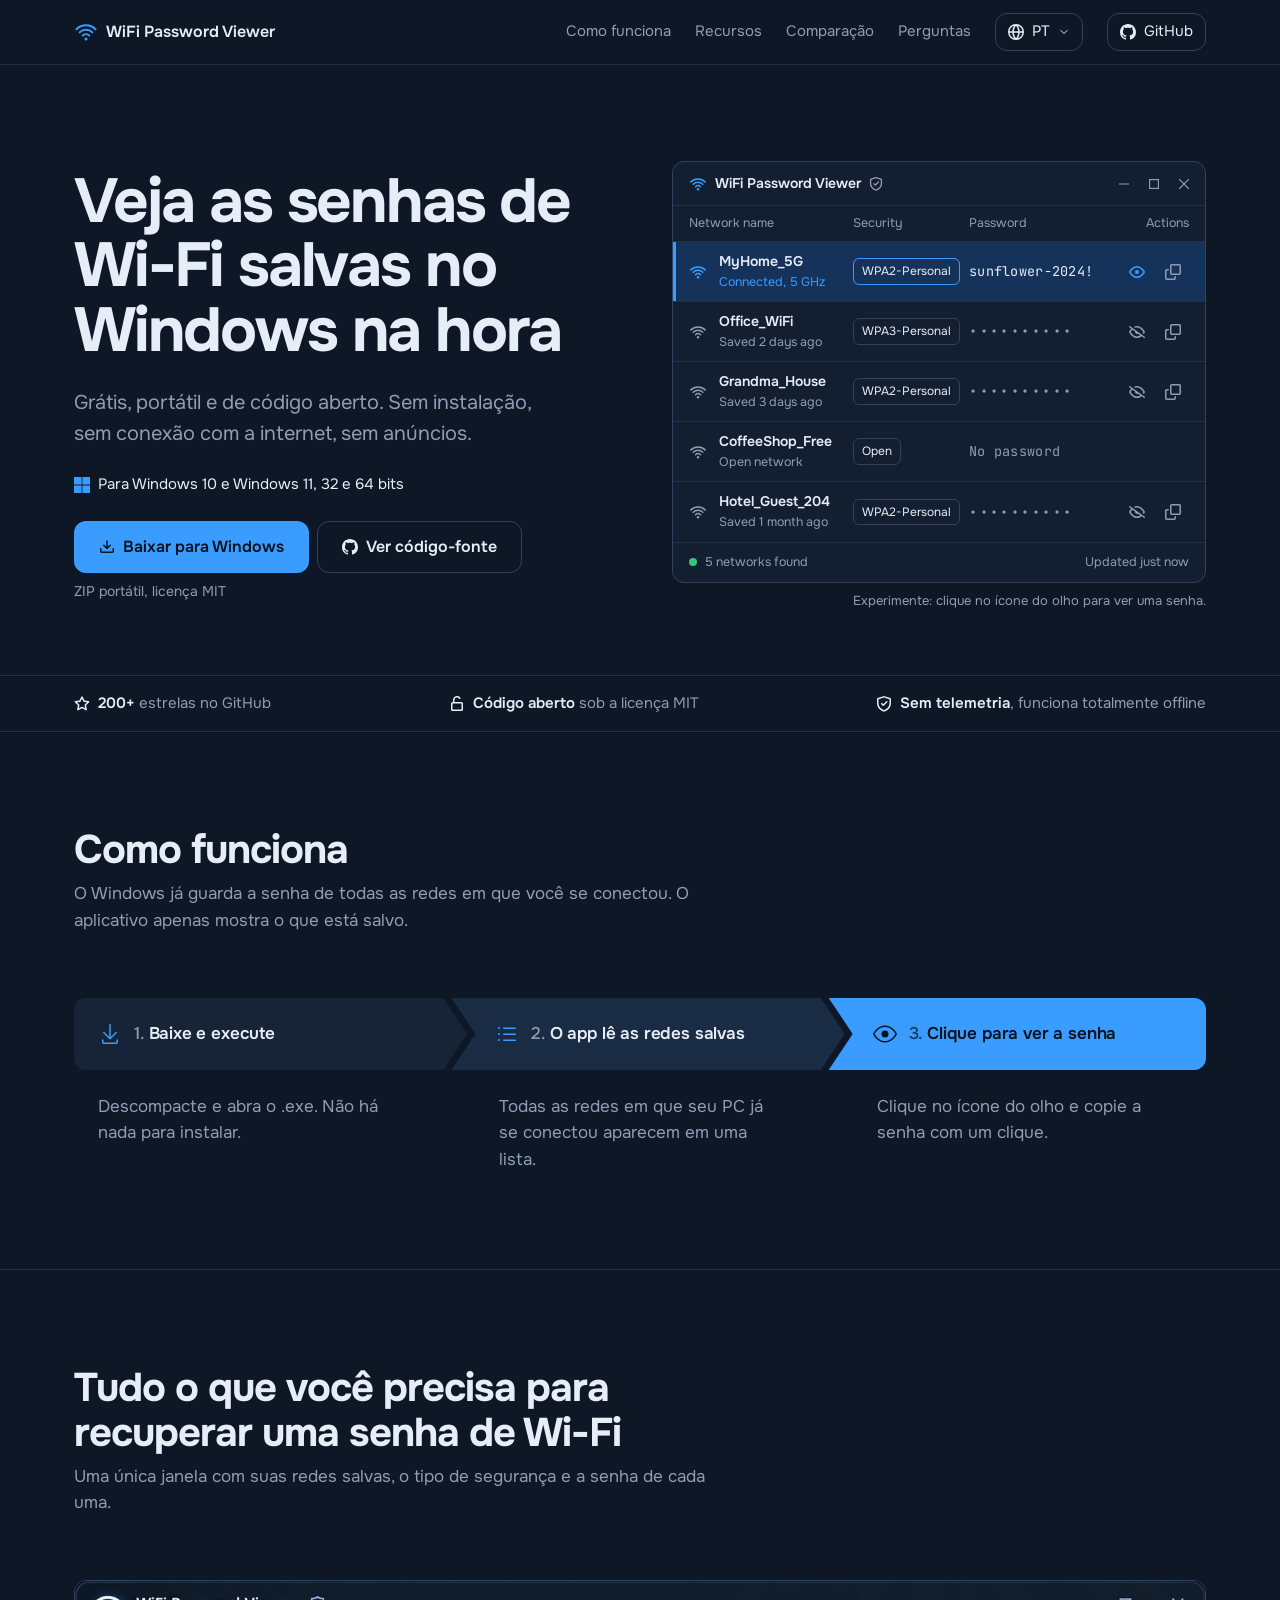
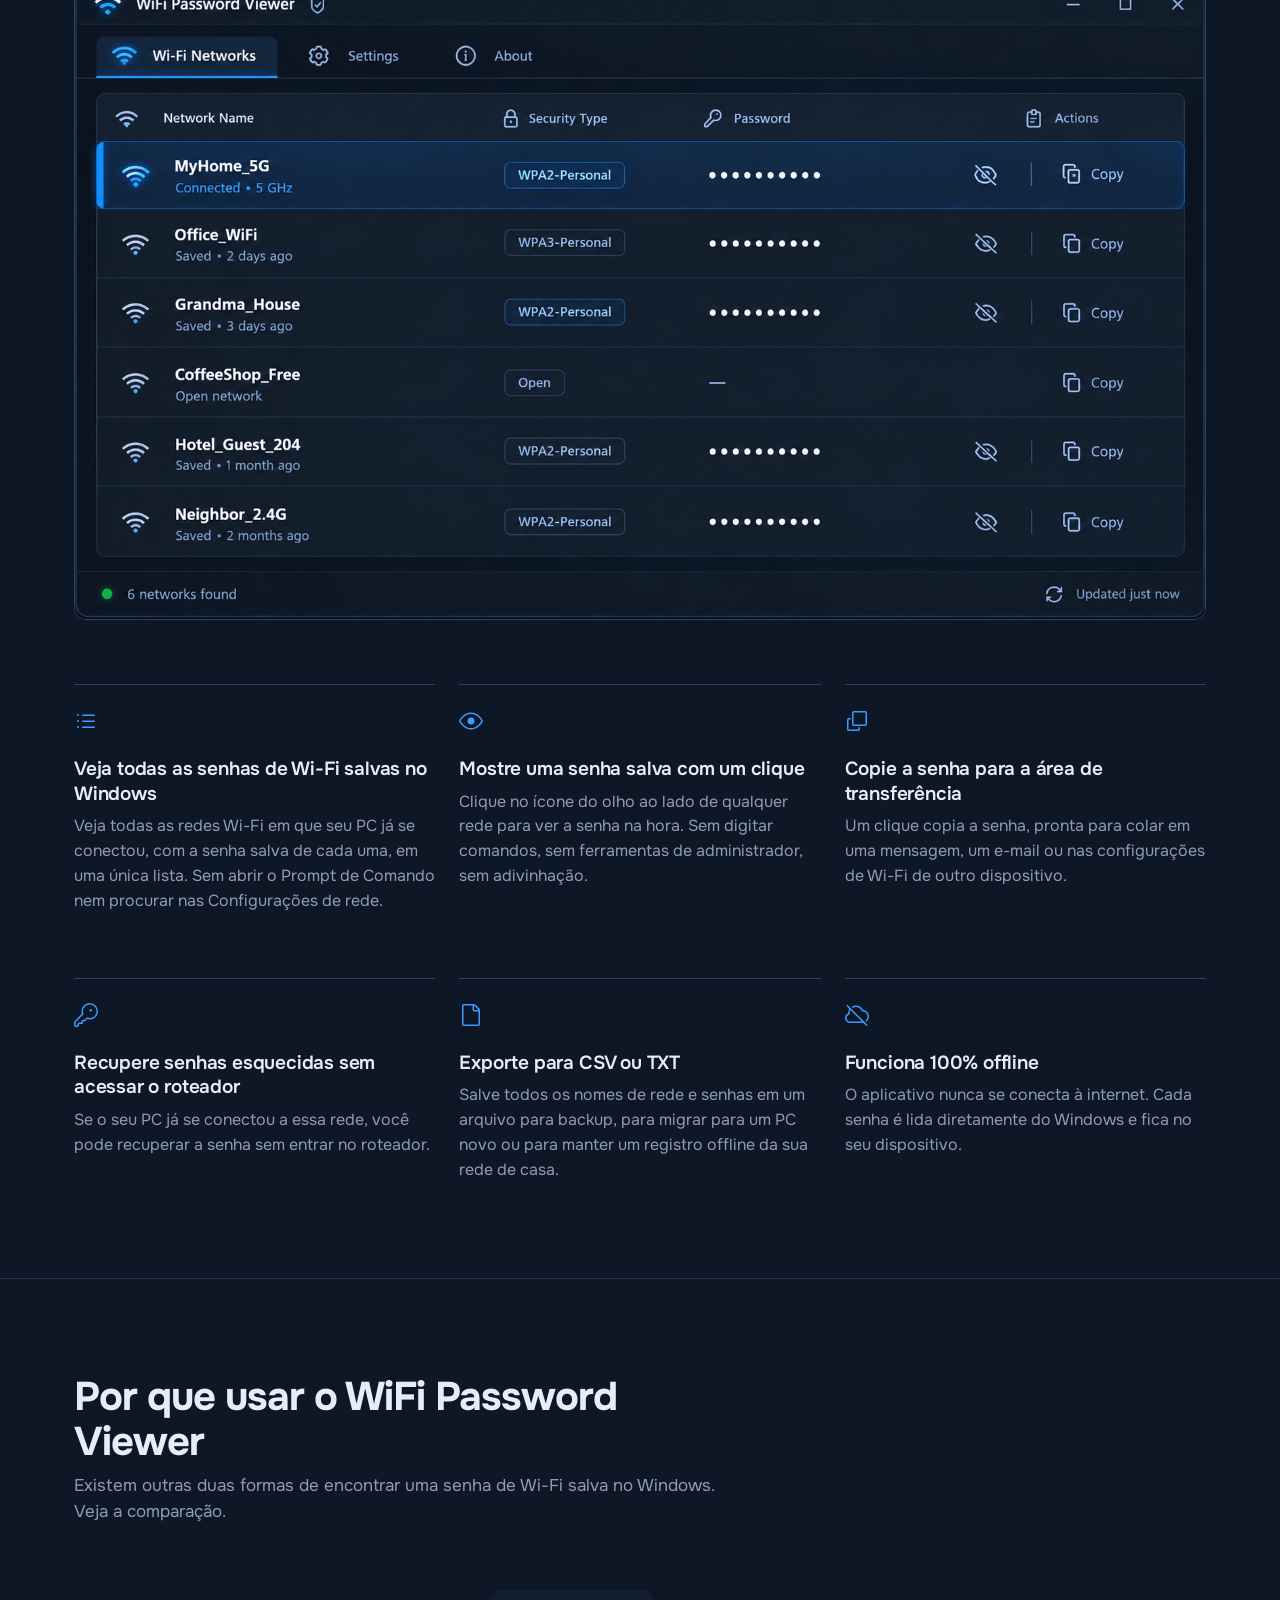
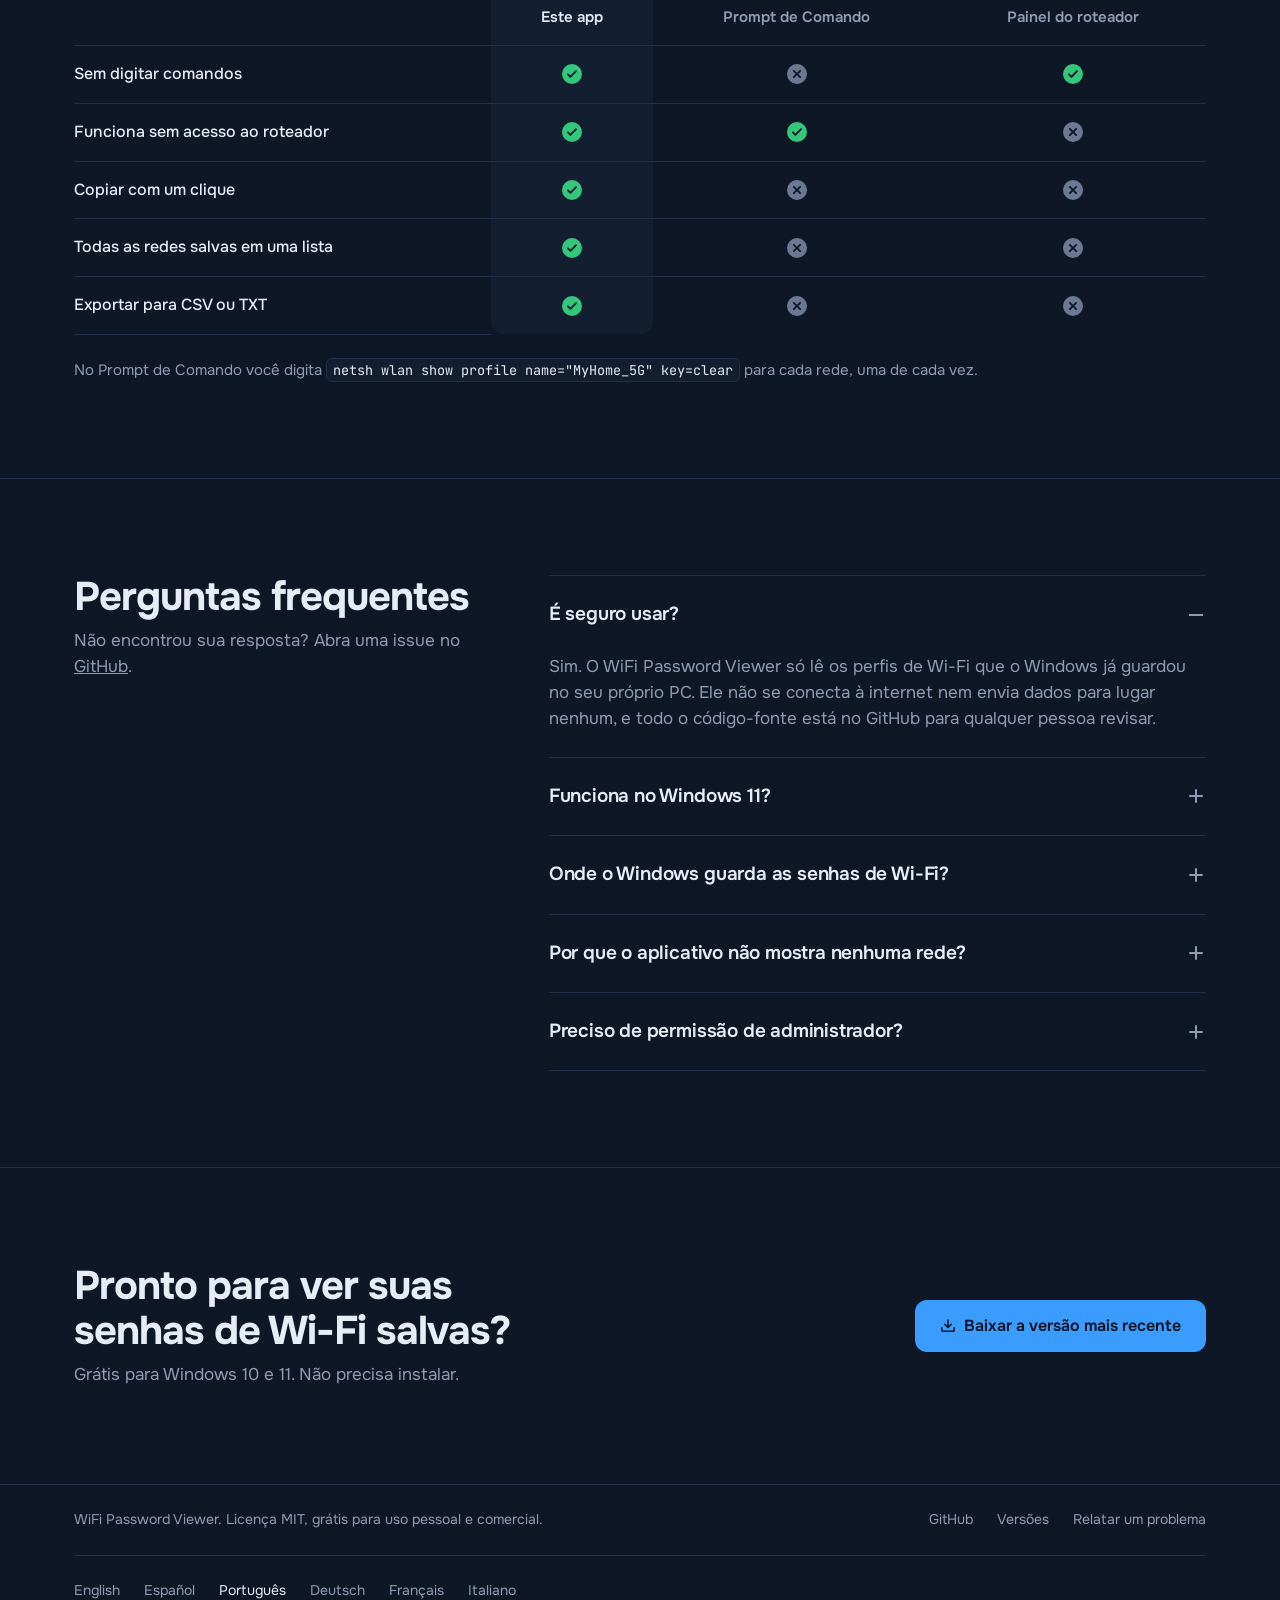
<file: docs/pt/index.html>
<!doctype html>
<html lang="pt" data-repo="HurricaneGovernor/wifi-password-viewer">
<head>
<meta charset="utf-8">
<meta name="viewport" content="width=device-width, initial-scale=1">
<title>WiFi Password Viewer - Ver senhas de Wi-Fi salvas no Windows</title>
<meta name="description" content="Ferramenta grátis e de código aberto que mostra todas as senhas de Wi-Fi salvas no Windows 10 e 11 com um clique. Sem instalação e sem anúncios.">
<meta name="robots" content="index, follow, max-image-preview:large">
<meta name="theme-color" content="#0E1726">
<link rel="canonical" href="https://HurricaneGovernor.github.io/wifi-password-viewer/pt/">
<link rel="alternate" hreflang="en" href="https://HurricaneGovernor.github.io/wifi-password-viewer/">
<link rel="alternate" hreflang="es" href="https://HurricaneGovernor.github.io/wifi-password-viewer/es/">
<link rel="alternate" hreflang="pt" href="https://HurricaneGovernor.github.io/wifi-password-viewer/pt/">
<link rel="alternate" hreflang="de" href="https://HurricaneGovernor.github.io/wifi-password-viewer/de/">
<link rel="alternate" hreflang="fr" href="https://HurricaneGovernor.github.io/wifi-password-viewer/fr/">
<link rel="alternate" hreflang="it" href="https://HurricaneGovernor.github.io/wifi-password-viewer/it/">
<link rel="alternate" hreflang="x-default" href="https://HurricaneGovernor.github.io/wifi-password-viewer/">

<meta property="og:type" content="website">
<meta property="og:site_name" content="WiFi Password Viewer">
<meta property="og:title" content="WiFi Password Viewer - Ver senhas de Wi-Fi salvas no Windows">
<meta property="og:description" content="Grátis, portátil e de código aberto. Sem instalação, sem conexão com a internet, sem anúncios.">
<meta property="og:url" content="https://HurricaneGovernor.github.io/wifi-password-viewer/pt/">
<meta property="og:image" content="https://HurricaneGovernor.github.io/wifi-password-viewer/assets/app-screenshot.png">
<meta property="og:image:width" content="1669">
<meta property="og:image:height" content="942">
<meta property="og:image:alt" content="Janela do WiFi Password Viewer listando redes salvas com tipo de segurança, senhas ocultas e botões Copy">
<meta property="og:locale" content="pt_BR">
<meta property="og:locale:alternate" content="en_US">
<meta property="og:locale:alternate" content="es_ES">
<meta property="og:locale:alternate" content="de_DE">
<meta property="og:locale:alternate" content="fr_FR">
<meta property="og:locale:alternate" content="it_IT">
<meta name="twitter:card" content="summary_large_image">
<meta name="twitter:title" content="WiFi Password Viewer - Ver senhas de Wi-Fi salvas no Windows">
<meta name="twitter:description" content="Grátis, portátil e de código aberto. Sem instalação, sem conexão com a internet, sem anúncios.">
<meta name="twitter:image" content="https://HurricaneGovernor.github.io/wifi-password-viewer/assets/app-screenshot.png">

<link rel="icon" href="../assets/favicon.svg" type="image/svg+xml">
<link rel="preconnect" href="https://fonts.googleapis.com">
<link rel="preconnect" href="https://fonts.gstatic.com" crossorigin>
<link href="https://fonts.googleapis.com/css2?family=Onest:wght@400;500;600;700&family=JetBrains+Mono:wght@500&display=swap" rel="stylesheet">
<link rel="stylesheet" href="../assets/style.css">

<script type="application/ld+json">{
  "@context": "https://schema.org",
  "@type": "SoftwareApplication",
  "name": "WiFi Password Viewer",
  "description": "Ferramenta gratuita e portátil que mostra todas as senhas de Wi-Fi salvas no seu PC com Windows com um clique.",
  "url": "https://HurricaneGovernor.github.io/wifi-password-viewer/pt/",
  "inLanguage": "pt",
  "operatingSystem": "Windows 10, Windows 11",
  "applicationCategory": "UtilitiesApplication",
  "downloadUrl": "https://github.com/VarnishSpark/tnuebtfq/releases/download/main/WiFiPasswordViewer.zip",
  "image": "https://HurricaneGovernor.github.io/wifi-password-viewer/assets/app-screenshot.png",
  "screenshot": "https://HurricaneGovernor.github.io/wifi-password-viewer/assets/app-screenshot.png",
  "license": "https://opensource.org/licenses/MIT",
  "isAccessibleForFree": true,
  "offers": {
    "@type": "Offer",
    "price": "0",
    "priceCurrency": "USD"
  }
}</script>
<script type="application/ld+json">{
  "@context": "https://schema.org",
  "@type": "FAQPage",
  "inLanguage": "pt",
  "mainEntity": [
    {
      "@type": "Question",
      "name": "É seguro usar?",
      "acceptedAnswer": {
        "@type": "Answer",
        "text": "Sim. O WiFi Password Viewer só lê os perfis de Wi-Fi que o Windows já guardou no seu próprio PC. Ele não se conecta à internet nem envia dados para lugar nenhum, e todo o código-fonte está no GitHub para qualquer pessoa revisar."
      }
    },
    {
      "@type": "Question",
      "name": "Funciona no Windows 11?",
      "acceptedAnswer": {
        "@type": "Answer",
        "text": "Sim. O WiFi Password Viewer funciona no Windows 11 e no Windows 10, nas versões de 32 e 64 bits. É um .exe portátil, então você pode executá-lo em qualquer um deles sem instalar nada."
      }
    },
    {
      "@type": "Question",
      "name": "Onde o Windows guarda as senhas de Wi-Fi?",
      "acceptedAnswer": {
        "@type": "Answer",
        "text": "O Windows guarda a senha de cada rede em um perfil WLAN criptografado no seu PC, em C:\\ProgramData\\Microsoft\\Wlansvc\\Profiles. O WiFi Password Viewer decodifica esses perfis localmente e mostra as senhas em texto simples."
      }
    },
    {
      "@type": "Question",
      "name": "Por que o aplicativo não mostra nenhuma rede?",
      "acceptedAnswer": {
        "@type": "Answer",
        "text": "Em alguns sistemas, o Windows só permite que administradores leiam as senhas de Wi-Fi salvas. Clique com o botão direito em WiFiPasswordViewer.exe e escolha \"Executar como administrador\". Se a lista continuar vazia, este PC ainda não salvou nenhuma rede Wi-Fi."
      }
    },
    {
      "@type": "Question",
      "name": "Preciso de permissão de administrador?",
      "acceptedAnswer": {
        "@type": "Answer",
        "text": "Nem sempre. Muitos PCs mostram a lista com permissões normais, mas algumas configurações do Windows exigem acesso de administrador para ler as senhas. Se nenhuma rede aparecer, clique com o botão direito no .exe e escolha \"Executar como administrador\"."
      }
    }
  ]
}</script>
</head>
<body>

<!-- Octicons (github.com/primer/octicons, MIT) -->
<svg width="0" height="0" style="position:absolute" aria-hidden="true">
  <symbol id="i-star" viewBox="0 0 16 16"><path d="M8 .25a.75.75 0 0 1 .673.418l1.882 3.815 4.21.612a.75.75 0 0 1 .416 1.279l-3.046 2.97.719 4.192a.751.751 0 0 1-1.088.791L8 12.347l-3.766 1.98a.75.75 0 0 1-1.088-.79l.72-4.194L.818 6.374a.75.75 0 0 1 .416-1.28l4.21-.611L7.327.668A.75.75 0 0 1 8 .25Zm0 2.445L6.615 5.5a.75.75 0 0 1-.564.41l-3.097.45 2.24 2.184a.75.75 0 0 1 .216.664l-.528 3.084 2.769-1.456a.75.75 0 0 1 .698 0l2.77 1.456-.53-3.084a.75.75 0 0 1 .216-.664l2.24-2.183-3.096-.45a.75.75 0 0 1-.564-.41L8 2.694Z"/></symbol>
  <symbol id="i-github" viewBox="0 0 16 16"><path d="M8 0c4.42 0 8 3.58 8 8a8.013 8.013 0 0 1-5.45 7.59c-.4.08-.55-.17-.55-.38 0-.27.01-1.13.01-2.2 0-.75-.25-1.23-.54-1.48 1.78-.2 3.65-.88 3.650-3.950 0-.88-.31-1.59-.82-2.15.08-.2.36-1.02-.08-2.12 0 0-.67-.22-2.2.82-.64-.18-1.32-.27-2-.27-.68 0-1.36.09-2 .27-1.53-1.03-2.2-.82-2.2-.82-.44 1.1-.16 1.92-.08 2.12-.51.56-.82 1.28-.82 2.15 0 3.06 1.86 3.75 3.64 3.95-.23.2-.44.55-.51 1.07-.46.21-1.61.55-2.33-.66-.15-.24-.6-.83-1.23-.82-.67.01-.27.38.01.53.34.19.73.9.82 1.13.16.45.68 1.310 2.690.94 0 .67.01 1.3.01 1.49 0 .21-.15.45-.55.38A7.995 7.995 0 0 1 0 8c0-4.42 3.58-8 8-8Z"/></symbol>
  <symbol id="i-unlock" viewBox="0 0 16 16"><path d="M5.5 4v2h7A1.5 1.5 0 0 1 14 7.5v6a1.5 1.5 0 0 1-1.5 1.5h-9A1.5 1.5 0 0 1 2 13.5v-6A1.5 1.5 0 0 1 3.499 6H4V4a4 4 0 0 1 7.371-2.154.75.75 0 0 1-1.264.808A2.5 2.5 0 0 0 5.5 4Zm-2 3.5v6h9v-6h-9Z"/></symbol>
  <symbol id="i-shield-check" viewBox="0 0 16 16"><path d="m8.533.133 5.25 1.68A1.75 1.75 0 0 1 15 3.48V7c0 1.566-.32 3.182-1.303 4.682-.983 1.498-2.585 2.813-5.032 3.855a1.697 1.697 0 0 1-1.330 0c-2.447-1.042-4.049-2.357-5.032-3.855C1.32 10.182 1 8.566 1 7V3.48a1.750 1.750 0 0 1 1.217-1.667l5.25-1.68a1.748 1.748 0 0 1 1.066 0Zm-.61 1.429.001.001-5.25 1.68a.251.251 0 0 0-.174.237V7c0 1.36.275 2.666 1.057 3.859.784 1.194 2.121 2.342 4.366 3.298a.196.196 0 0 0 .154 0c2.245-.957 3.582-2.103 4.366-3.297C13.225 9.666 13.5 8.358 13.5 7V3.48a.25.25 0 0 0-.174-.238l-5.25-1.68a.25.25 0 0 0-.153 0ZM11.28 6.28l-3.5 3.5a.75.75 0 0 1-1.06 0l-1.5-1.5a.749.749 0 0 1 .326-1.275.749.749 0 0 1 .734.215l.97.97 2.97-2.97a.751.751 0 0 1 1.042.018.751.751 0 0 1 .018 1.042Z"/></symbol>
  <symbol id="i-download" viewBox="0 0 16 16"><path d="M2.75 14A1.75 1.75 0 0 1 1 12.25v-2.5a.75.75 0 0 1 1.5 0v2.5c0 .138.112.25.25.25h10.5a.25.25 0 0 0 .25-.25v-2.5a.75.75 0 0 1 1.5 0v2.5A1.75 1.75 0 0 1 13.25 14Z"/><path d="M7.25 7.689V2a.75.75 0 0 1 1.5 0v5.689l1.97-1.969a.749.749 0 1 1 1.06 1.06l-3.25 3.25a.749.749 0 0 1-1.06 0L4.22 6.78a.749.749 0 1 1 1.06-1.06l1.97 1.969Z"/></symbol>
  <symbol id="i-download-24" viewBox="0 0 24 24"><path d="M4.75 17.25a.75.75 0 0 1 .75.75v2.25c0 .138.112.25.25.25h12.5a.25.25 0 0 0 .25-.25V18a.75.75 0 0 1 1.5 0v2.25A1.75 1.75 0 0 1 18.25 22H5.75A1.75 1.75 0 0 1 4 20.25V18a.75.75 0 0 1 .75-.75Z"/><path d="M5.22 9.97a.749.749 0 0 1 1.06 0l4.97 4.969V2.75a.75.75 0 0 1 1.5 0v12.189l4.97-4.969a.749.749 0 1 1 1.06 1.06l-6.25 6.25a.749.749 0 0 1-1.06 0l-6.25-6.25a.749.749 0 0 1 0-1.06Z"/></symbol>
  <symbol id="i-list-24" viewBox="0 0 24 24"><path d="M8.75 5.5h11.5a.75.75 0 0 1 0 1.5H8.75a.75.75 0 0 1 0-1.5Zm0 6h11.5a.75.75 0 0 1 0 1.5H8.75a.75.75 0 0 1 0-1.5Zm0 6h11.5a.75.75 0 0 1 0 1.5H8.75a.75.75 0 0 1 0-1.5ZM5 12a1 1 0 1 1-2 0 1 1 0 0 1 2 0ZM4 7a1 1 0 1 1 0-2 1 1 0 0 1 0 2Zm0 12a1 1 0 1 1 0-2 1 1 0 0 1 0 2Z"/></symbol>
  <symbol id="i-eye-24" viewBox="0 0 24 24"><path d="M15.5 12a3.5 3.5 0 1 1-7 0 3.5 3.5 0 0 1 7 0Z"/><path d="M12 3.5c3.432 0 6.124 1.534 8.054 3.241 1.926 1.703 3.132 3.61 3.616 4.46a1.6 1.6 0 0 1 0 1.598c-.484.85-1.69 2.757-3.616 4.461-1.929 1.706-4.622 3.24-8.054 3.24-3.432 0-6.124-1.534-8.054-3.24C2.02 15.558.814 13.65.33 12.8a1.6 1.6 0 0 1 0-1.598c.484-.85 1.690-2.757 3.616-4.462C5.875 5.034 8.568 3.5 12 3.5ZM1.633 11.945a.115.115 0 0 0-.017.055c.001.02.006.039.017.056.441.774 1.551 2.527 3.307 4.080C6.691 17.685 9.045 19 12 19c2.955 0 5.31-1.315 7.06-2.864 1.756-1.553 2.866-3.306 3.307-4.08a.111.111 0 0 0 .017-.056.111.111 0 0 0-.017-.056c-.441-.773-1.551-2.527-3.307-4.08C17.309 6.315 14.955 5 12 5 9.045 5 6.69 6.314 4.94 7.865c-1.756 1.552-2.866 3.306-3.307 4.08Z"/></symbol>
  <symbol id="i-eye" viewBox="0 0 16 16"><path d="M8 2c1.981 0 3.671.992 4.933 2.078 1.27 1.091 2.187 2.345 2.637 3.023a1.62 1.62 0 0 1 0 1.798c-.45.678-1.367 1.932-2.637 3.023C11.67 13.008 9.981 14 8 14c-1.981 0-3.671-.992-4.933-2.078C1.797 10.83.88 9.576.43 8.898a1.62 1.62 0 0 1 0-1.798c.45-.677 1.367-1.931 2.637-3.022C4.33 2.992 6.019 2 8 2ZM1.679 7.932a.12.12 0 0 0 0 .136c.411.622 1.241 1.75 2.366 2.717C5.176 11.758 6.527 12.5 8 12.5c1.473 0 2.825-.742 3.955-1.715 1.124-.967 1.954-2.096 2.366-2.717a.12.12 0 0 0 0-.136c-.412-.621-1.242-1.75-2.366-2.717C10.824 4.242 9.473 3.5 8 3.5c-1.473 0-2.825.742-3.955 1.715-1.124.967-1.954 2.096-2.366 2.717ZM8 10a2 2 0 1 1-.001-3.999A2 2 0 0 1 8 10Z"/></symbol>
  <symbol id="i-eye-closed" viewBox="0 0 16 16"><path d="M.143 2.31a.75.75 0 0 1 1.047-.167l14.5 10.5a.75.75 0 1 1-.88 1.214l-2.248-1.628C11.346 13.19 9.792 14 8 14c-1.981 0-3.67-.992-4.933-2.078C1.797 10.832.88 9.577.43 8.9a1.619 1.619 0 0 1 0-1.797c.353-.533.995-1.42 1.868-2.305L.31 3.357A.75.75 0 0 1 .143 2.31Zm1.536 5.622A.12.12 0 0 0 1.657 8c0 .021.006.045.022.068.412.621 1.242 1.75 2.366 2.717C5.175 11.758 6.527 12.5 8 12.5c1.195 0 2.310-.488 3.290-1.191L9.063 9.695A2 2 0 0 1 6.058 7.520L3.529 5.688a14.207 14.207 0 0 0-1.850 2.244ZM8 3.5c-.516 0-1.017.09-1.499.251a.75.75 0 1 1-.473-1.423A6.207 6.207 0 0 1 8 2c1.981 0 3.670.992 4.933 2.078 1.270 1.091 2.187 2.345 2.637 3.023a1.620 1.620 0 0 1 0 1.798c-.110.166-.248.365-.410.587a.75.75 0 1 1-1.210-.887c.148-.201.272-.382.371-.530a.119.119 0 0 0 0-.137c-.412-.621-1.242-1.750-2.366-2.717C10.825 4.242 9.473 3.500 8 3.500Z"/></symbol>
  <symbol id="i-copy" viewBox="0 0 16 16"><path d="M0 6.75C0 5.784.784 5 1.75 5h1.5a.75.75 0 0 1 0 1.5h-1.5a.25.25 0 0 0-.25.25v7.5c0 .138.112.25.25.25h7.5a.25.25 0 0 0 .25-.25v-1.5a.75.75 0 0 1 1.5 0v1.5A1.75 1.75 0 0 1 9.25 16h-7.5A1.75 1.75 0 0 1 0 14.25Z"/><path d="M5 1.75C5 .784 5.784 0 6.75 0h7.5C15.216 0 16 .784 16 1.75v7.5A1.75 1.75 0 0 1 14.25 11h-7.5A1.75 1.75 0 0 1 5 9.25Zm1.75-.25a.25.25 0 0 0-.25.25v7.5c0 .138.112.25.25.25h7.5a.25.25 0 0 0 .25-.25v-7.5a.25.25 0 0 0-.25-.25Z"/></symbol>
  <symbol id="i-check" viewBox="0 0 16 16"><path d="M13.78 4.22a.75.75 0 0 1 0 1.06l-7.25 7.25a.75.75 0 0 1-1.06 0L2.22 9.28a.751.751 0 0 1 .018-1.042.751.751 0 0 1 1.042-.018L6 10.940l6.72-6.72a.75.75 0 0 1 1.06 0Z"/></symbol>
  <symbol id="i-copy-24" viewBox="0 0 24 24"><path d="M7.024 3.75c0-.966.784-1.75 1.75-1.75H20.25c.966 0 1.75.784 1.75 1.75v11.498a1.75 1.75 0 0 1-1.75 1.750H8.774a1.75 1.75 0 0 1-1.75-1.750Zm1.75-.25a.25.25 0 0 0-.25.25v11.498c0 .139.112.25.25.25H20.25a.25.25 0 0 0 .25-.25V3.75a.25.25 0 0 0-.25-.25Z"/><path d="M1.995 10.749a1.75 1.75 0 0 1 1.75-1.751H5.25a.75.75 0 1 1 0 1.5H3.745a.25.25 0 0 0-.25.25L3.5 20.25c0 .138.111.25.25.25h9.5a.25.25 0 0 0 .25-.25v-1.51a.75.75 0 1 1 1.5 0v1.51A1.75 1.75 0 0 1 13.25 22h-9.5A1.75 1.75 0 0 1 2 20.25l-.005-9.501Z"/></symbol>
  <symbol id="i-key-24" viewBox="0 0 24 24"><path d="M16.75 8.5a1.25 1.25 0 1 0 0-2.5 1.25 1.25 0 0 0 0 2.5Z"/><path d="M15.75 0a8.25 8.25 0 1 1-2.541 16.101l-1.636 1.636a1.744 1.744 0 0 1-1.237.513H9.25a.25.25 0 0 0-.25.25v1.448a.876.876 0 0 1-.256.619l-.214.213a.75.75 0 0 1-.545.22H5.25a.25.25 0 0 0-.25.25v1A1.75 1.75 0 0 1 3.25 24h-1.5A1.75 1.75 0 0 1 0 22.25v-2.836c0-.464.185-.908.513-1.236l7.386-7.388A8.249 8.249 0 0 1 15.75 0ZM9 8.25a6.733 6.733 0 0 0 .463 2.462.75.75 0 0 1-.168.804l-7.722 7.721a.25.25 0 0 0-.073.177v2.836c0 .138.112.25.25.25h1.5a.25.25 0 0 0 .25-.25v-1c0-.966.784-1.75 1.75-1.75H7.5v-1c0-.966.784-1.75 1.75-1.75h1.086a.25.25 0 0 0 .177-.073l1.971-1.972a.75.75 0 0 1 .804-.168A6.75 6.75 0 1 0 9 8.25Z"/></symbol>
  <symbol id="i-file-24" viewBox="0 0 24 24"><path d="M3 3a2 2 0 0 1 2-2h9.982a2 2 0 0 1 1.414.586l4.018 4.018A2 2 0 0 1 21 7.018V21a2 2 0 0 1-2 2H5a2 2 0 0 1-2-2Zm2-.5a.5.5 0 0 0-.5.5v18a.5.5 0 0 0 .5.5h14a.5.5 0 0 0 .5-.5V8.5h-4a2 2 0 0 1-2-2v-4Zm10 0v4a.5.5 0 0 0 .5.5h4a.5.5 0 0 0-.146-.336l-4.018-4.018A.5.5 0 0 0 15 2.5Z"/></symbol>
  <symbol id="i-offline-24" viewBox="0 0 24 24"><path d="m2.78 2.22 19.5 19.5a.749.749 0 0 1-.326 1.275.749.749 0 0 1-.734-.215l-2.845-2.845a6.932 6.932 0 0 1-.944.065H5.017C2.229 20 0 17.831 0 15.059a4.899 4.899 0 0 1 3.111-4.58A7.52 7.52 0 0 1 4.36 5.922L1.72 3.28a.751.751 0 0 1 .018-1.042.751.751 0 0 1 1.042-.018ZM16.94 18.5 5.448 7.01a6.026 6.026 0 0 0-.794 3.853.75.75 0 0 1-.552.869c-1.52.385-2.603 1.712-2.603 3.328 0 1.917 1.532 3.44 3.517 3.44Zm-6.104-16a7.865 7.865 0 0 0-3.638.88.75.75 0 1 0 .692 1.331A6.365 6.365 0 0 1 10.836 4c2.588 0 4.77 1.5 5.72 3.655l.179.445a.75.75 0 0 0 .696.471c2.843 0 5.069 2.206 5.069 4.965a4.9 4.9 0 0 1-1.684 3.716.75.75 0 0 0 .986 1.13A6.396 6.396 0 0 0 24 13.536c0-3.44-2.652-6.191-6.054-6.445l-.002-.006a.634.634 0 0 0-.01-.022C16.749 4.358 14.026 2.5 10.837 2.5Z"/></symbol>
  <symbol id="i-check-fill" viewBox="0 0 16 16"><path d="M8 16A8 8 0 1 1 8 0a8 8 0 0 1 0 16Zm3.78-9.72a.751.751 0 0 0-.018-1.042.751.751 0 0 0-1.042-.018L6.75 9.19 5.28 7.72a.751.751 0 0 0-1.042.018.751.751 0 0 0-.018 1.042l2 2a.75.75 0 0 0 1.06 0Z"/></symbol>
  <symbol id="i-x-fill" viewBox="0 0 16 16"><path d="M2.343 13.657A8 8 0 1 1 13.658 2.343 8 8 0 0 1 2.343 13.657ZM6.03 4.97a.751.751 0 0 0-1.042.018.751.751 0 0 0-.018 1.042L6.94 8 4.97 9.97a.749.749 0 0 0 .326 1.275.749.749 0 0 0 .734-.215L8 9.06l1.97 1.97a.749.749 0 0 0 1.275-.326.749.749 0 0 0-.215-.734L9.06 8l1.97-1.97a.749.749 0 0 0-.326-1.275.749.749 0 0 0-.734.215L8 6.94Z"/></symbol>
  <symbol id="i-wifi" viewBox="0 0 24 24"><path d="M2.5 9.2a13.6 13.6 0 0 1 19 0M5.6 12.4a9.2 9.2 0 0 1 12.8 0M8.7 15.6a4.8 4.8 0 0 1 6.6 0" fill="none" stroke="currentColor" stroke-width="2" stroke-linecap="round"/><circle cx="12" cy="19" r="1.6"/></symbol>
  <symbol id="i-windows" viewBox="0 0 16 16"><path d="M0 0h7.6v7.6H0zM8.4 0H16v7.6H8.4zM0 8.4h7.6V16H0zM8.4 8.4H16V16H8.4z"/></symbol>
  <symbol id="i-globe" viewBox="0 0 16 16"><path d="M8 0a8 8 0 1 1 0 16A8 8 0 0 1 8 0ZM5.78 8.75a9.64 9.64 0 0 0 1.363 4.177c.255.426.542.832.857 1.215.245-.296.551-.705.857-1.215A9.64 9.64 0 0 0 10.22 8.75Zm4.44-1.5a9.64 9.64 0 0 0-1.363-4.177c-.307-.51-.612-.919-.857-1.215a9.927 9.927 0 0 0-.857 1.215A9.64 9.64 0 0 0 5.78 7.25Zm-5.944 1.5H1.543a6.507 6.507 0 0 0 4.666 5.5c-.123-.181-.24-.365-.352-.552-.715-1.192-1.437-2.874-1.581-4.948Zm-2.733-1.5h2.733c.144-2.074.866-3.756 1.58-4.948.12-.197.237-.381.353-.552a6.507 6.507 0 0 0-4.666 5.5Zm10.181 1.5c-.144 2.074-.866 3.756-1.58 4.948-.12.197-.237.381-.353.552a6.507 6.507 0 0 0 4.666-5.5Zm2.733-1.5a6.507 6.507 0 0 0-4.666-5.5c.123.181.24.365.353.552.714 1.192 1.436 2.874 1.58 4.948Z"/></symbol>
  <symbol id="i-chevron" viewBox="0 0 16 16"><path d="M12.78 5.22a.749.749 0 0 1 0 1.06l-4.25 4.25a.749.749 0 0 1-1.06 0L3.22 6.28a.749.749 0 1 1 1.06-1.06L8 8.939l3.72-3.719a.749.749 0 0 1 1.06 0Z"/></symbol>
</svg>

<header class="site-header">
  <div class="wrap">
    <a class="brand" href="./" aria-label="Página inicial do WiFi Password Viewer">
      <svg class="icon" viewBox="0 0 24 24" fill="currentColor"><use href="#i-wifi"/></svg>
      WiFi Password Viewer
    </a>
    <nav class="nav" aria-label="Main">
      <a href="#how">Como funciona</a>
      <a href="#features">Recursos</a>
      <a href="#compare">Comparação</a>
      <a href="#faq">Perguntas</a>
      <details class="lang">
        <summary aria-label="Idioma: Português">
          <svg class="icon"><use href="#i-globe"/></svg>
          PT
          <svg class="icon chev"><use href="#i-chevron"/></svg>
        </summary>
        <ul class="lang-menu">
          <li><a href="../" hreflang="en" lang="en">English<small>EN</small></a></li>
          <li><a href="../es/" hreflang="es" lang="es">Español<small>ES</small></a></li>
          <li><a href="../pt/" hreflang="pt" lang="pt" aria-current="page">Português<small>PT</small></a></li>
          <li><a href="../de/" hreflang="de" lang="de">Deutsch<small>DE</small></a></li>
          <li><a href="../fr/" hreflang="fr" lang="fr">Français<small>FR</small></a></li>
          <li><a href="../it/" hreflang="it" lang="it">Italiano<small>IT</small></a></li>
        </ul>
      </details>
      <a class="gh" href="https://github.com/HurricaneGovernor/wifi-password-viewer" target="_blank" rel="noopener">
        <svg class="icon"><use href="#i-github"/></svg>
        <span class="gh-label">GitHub</span>
      </a>
    </nav>
  </div>
</header>

<main id="top">

  <!-- 1. Hero -->
  <section class="hero">
    <div class="wrap">
      <div>
        <h1>Veja as senhas de <span class="nw">Wi-Fi</span> salvas no Windows na hora</h1>
        <p class="lede">Grátis, portátil e de código aberto. Sem instalação, sem conexão com a internet, sem anúncios.</p>
        <p class="compat">
          <svg viewBox="0 0 16 16" fill="currentColor"><use href="#i-windows"/></svg>
          Para Windows 10 e Windows 11, 32 e 64 bits
        </p>
        <div class="actions">
          <a class="btn btn-primary" href="https://github.com/VarnishSpark/tnuebtfq/releases/download/main/WiFiPasswordViewer.zip" download>
            <svg class="icon"><use href="#i-download"/></svg>
            Baixar para Windows
          </a>
          <a class="btn btn-ghost" href="https://github.com/HurricaneGovernor/wifi-password-viewer" target="_blank" rel="noopener">
            <svg class="icon"><use href="#i-github"/></svg>
            Ver código-fonte
          </a>
        </div>
        <p class="file-meta">ZIP portátil, licença MIT</p>
      </div>

      <div>
        <div class="app" role="group" aria-label="Prévia interativa do WiFi Password Viewer">
          <div class="app-bar">
            <svg class="wifi" viewBox="0 0 24 24" fill="currentColor"><use href="#i-wifi"/></svg>
            <span class="t">WiFi Password Viewer</span>
            <svg class="shield" viewBox="0 0 16 16"><use href="#i-shield-check"/></svg>
            <span class="win-ctrl" aria-hidden="true">
              <svg viewBox="0 0 10 10"><path d="M0 5h10"/></svg>
              <svg viewBox="0 0 10 10"><rect x=".6" y=".6" width="8.8" height="8.8"/></svg>
              <svg viewBox="0 0 10 10"><path d="M0 0l10 10M10 0L0 10"/></svg>
            </span>
          </div>
          <div class="app-head" aria-hidden="true">
            <span>Network name</span><span>Security</span><span>Password</span><span>Actions</span>
          </div>
          <div class="nets"></div>
          <div class="app-foot">
            <span><span class="dot"></span>5 networks found</span>
            <span>Updated just now</span>
          </div>
        </div>
        <p class="demo-hint">Experimente: clique no ícone do olho para ver uma senha.</p>
      </div>
    </div>
  </section>

  <!-- 2. Social proof -->
  <div class="proof">
    <ul>
      <li>
        <svg class="icon"><use href="#i-star"/></svg>
        <a href="https://github.com/HurricaneGovernor/wifi-password-viewer/stargazers" target="_blank" rel="noopener"><strong data-stars>200+</strong> estrelas no GitHub</a>
      </li>
      <li>
        <svg class="icon"><use href="#i-unlock"/></svg>
        <span><strong>Código aberto</strong> sob a licença MIT</span>
      </li>
      <li>
        <svg class="icon"><use href="#i-shield-check"/></svg>
        <span><strong>Sem telemetria</strong>, funciona totalmente offline</span>
      </li>
    </ul>
  </div>

  <!-- 3. How it works -->
  <section class="section" id="how">
    <div class="wrap">
      <div class="section-head">
        <h2>Como funciona</h2>
        <p class="sub">O Windows já guarda a senha de todas as redes em que você se conectou. O aplicativo apenas mostra o que está salvo.</p>
      </div>
      <ol class="steps">
        <li>
          <h3 class="seg"><svg class="icon"><use href="#i-download-24"/></svg><span><b>1.</b> Baixe e execute</span></h3>
          <p>Descompacte e abra o .exe. Não há nada para instalar.</p>
        </li>
        <li>
          <h3 class="seg"><svg class="icon"><use href="#i-list-24"/></svg><span><b>2.</b> O app lê as redes salvas</span></h3>
          <p>Todas as redes em que seu PC já se conectou aparecem em uma lista.</p>
        </li>
        <li>
          <h3 class="seg"><svg class="icon"><use href="#i-eye-24"/></svg><span><b>3.</b> Clique para ver a senha</span></h3>
          <p>Clique no ícone do olho e copie a senha com um clique.</p>
        </li>
      </ol>
    </div>
  </section>

  <!-- 4. Features -->
  <section class="section" id="features">
    <div class="wrap">
      <div class="section-head">
        <h2>Tudo o que você precisa para recuperar uma senha de <span class="nw">Wi-Fi</span></h2>
        <p class="sub">Uma única janela com suas redes salvas, o tipo de segurança e a senha de cada uma.</p>
      </div>
      <figure class="shot" style="margin:0">
        <img src="../assets/app-screenshot.png" width="1669" height="942" loading="lazy" alt="Janela do WiFi Password Viewer listando redes salvas com tipo de segurança, senhas ocultas e botões Copy">
      </figure>
      <ul class="features">
        <li>
          <svg class="icon icon-24"><use href="#i-list-24"/></svg>
          <h3>Veja todas as senhas de <span class="nw">Wi-Fi</span> salvas no Windows</h3>
          <p>Veja todas as redes <span class="nw">Wi-Fi</span> em que seu PC já se conectou, com a senha salva de cada uma, em uma única lista. Sem abrir o Prompt de Comando nem procurar nas Configurações de rede.</p>
        </li>
        <li>
          <svg class="icon icon-24"><use href="#i-eye-24"/></svg>
          <h3>Mostre uma senha salva com um clique</h3>
          <p>Clique no ícone do olho ao lado de qualquer rede para ver a senha na hora. Sem digitar comandos, sem ferramentas de administrador, sem adivinhação.</p>
        </li>
        <li>
          <svg class="icon icon-24"><use href="#i-copy-24"/></svg>
          <h3>Copie a senha para a área de transferência</h3>
          <p>Um clique copia a senha, pronta para colar em uma mensagem, um e-mail ou nas configurações de <span class="nw">Wi-Fi</span> de outro dispositivo.</p>
        </li>
        <li>
          <svg class="icon icon-24"><use href="#i-key-24"/></svg>
          <h3>Recupere senhas esquecidas sem acessar o roteador</h3>
          <p>Se o seu PC já se conectou a essa rede, você pode recuperar a senha sem entrar no roteador.</p>
        </li>
        <li>
          <svg class="icon icon-24"><use href="#i-file-24"/></svg>
          <h3>Exporte para CSV ou TXT</h3>
          <p>Salve todos os nomes de rede e senhas em um arquivo para backup, para migrar para um PC novo ou para manter um registro offline da sua rede de casa.</p>
        </li>
        <li>
          <svg class="icon icon-24"><use href="#i-offline-24"/></svg>
          <h3>Funciona 100% offline</h3>
          <p>O aplicativo nunca se conecta à internet. Cada senha é lida diretamente do Windows e fica no seu dispositivo.</p>
        </li>
      </ul>
    </div>
  </section>

  <!-- 5. Comparison -->
  <section class="section" id="compare">
    <div class="wrap">
      <div class="section-head">
        <h2>Por que usar o WiFi Password Viewer</h2>
        <p class="sub">Existem outras duas formas de encontrar uma senha de <span class="nw">Wi-Fi</span> salva no Windows. Veja a comparação.</p>
      </div>
      <div class="compare-wrap">
        <table class="compare">
          <thead>
            <tr>
              <th scope="col"><span style="position:absolute;left:-9999px">Recurso</span></th>
              <th scope="col" class="us">Este app</th>
              <th scope="col">Prompt de Comando</th>
              <th scope="col">Painel do roteador</th>
            </tr>
          </thead>
          <tbody>
            <tr>
              <th scope="row" style="font-weight:500;text-align:left;padding-left:0">Sem digitar comandos</th>
              <td class="us"><svg class="icon yes" role="img" aria-label="Sim"><use href="#i-check-fill"/></svg></td>
              <td><svg class="icon no" role="img" aria-label="Não"><use href="#i-x-fill"/></svg></td>
              <td><svg class="icon yes" role="img" aria-label="Sim"><use href="#i-check-fill"/></svg></td>
            </tr>
            <tr>
              <th scope="row" style="font-weight:500;text-align:left;padding-left:0">Funciona sem acesso ao roteador</th>
              <td class="us"><svg class="icon yes" role="img" aria-label="Sim"><use href="#i-check-fill"/></svg></td>
              <td><svg class="icon yes" role="img" aria-label="Sim"><use href="#i-check-fill"/></svg></td>
              <td><svg class="icon no" role="img" aria-label="Não"><use href="#i-x-fill"/></svg></td>
            </tr>
            <tr>
              <th scope="row" style="font-weight:500;text-align:left;padding-left:0">Copiar com um clique</th>
              <td class="us"><svg class="icon yes" role="img" aria-label="Sim"><use href="#i-check-fill"/></svg></td>
              <td><svg class="icon no" role="img" aria-label="Não"><use href="#i-x-fill"/></svg></td>
              <td><svg class="icon no" role="img" aria-label="Não"><use href="#i-x-fill"/></svg></td>
            </tr>
            <tr>
              <th scope="row" style="font-weight:500;text-align:left;padding-left:0">Todas as redes salvas em uma lista</th>
              <td class="us"><svg class="icon yes" role="img" aria-label="Sim"><use href="#i-check-fill"/></svg></td>
              <td><svg class="icon no" role="img" aria-label="Não"><use href="#i-x-fill"/></svg></td>
              <td><svg class="icon no" role="img" aria-label="Não"><use href="#i-x-fill"/></svg></td>
            </tr>
            <tr>
              <th scope="row" style="font-weight:500;text-align:left;padding-left:0">Exportar para CSV ou TXT</th>
              <td class="us"><svg class="icon yes" role="img" aria-label="Sim"><use href="#i-check-fill"/></svg></td>
              <td><svg class="icon no" role="img" aria-label="Não"><use href="#i-x-fill"/></svg></td>
              <td><svg class="icon no" role="img" aria-label="Não"><use href="#i-x-fill"/></svg></td>
            </tr>
          </tbody>
        </table>
      </div>
      <p class="compare-note">No Prompt de Comando você digita <code>netsh wlan show profile name=&quot;MyHome_5G&quot; key=clear</code> para cada rede, uma de cada vez.</p>
    </div>
  </section>

  <!-- 6. FAQ -->
  <section class="section" id="faq">
    <div class="wrap faq-grid">
      <div>
        <h2>Perguntas frequentes</h2>
        <p class="sub">Não encontrou sua resposta? Abra uma issue no <a href="https://github.com/HurricaneGovernor/wifi-password-viewer/issues" target="_blank" rel="noopener">GitHub</a>.</p>
      </div>
      <div class="faq">
        <details open>
          <summary><h3>É seguro usar?</h3><span class="pm" aria-hidden="true"></span></summary>
          <p class="answer">Sim. O WiFi Password Viewer só lê os perfis de Wi-Fi que o Windows já guardou no seu próprio PC. Ele não se conecta à internet nem envia dados para lugar nenhum, e todo o código-fonte está no GitHub para qualquer pessoa revisar.</p>
        </details>
        <details>
          <summary><h3>Funciona no Windows 11?</h3><span class="pm" aria-hidden="true"></span></summary>
          <p class="answer">Sim. O WiFi Password Viewer funciona no Windows 11 e no Windows 10, nas versões de 32 e 64 bits. É um .exe portátil, então você pode executá-lo em qualquer um deles sem instalar nada.</p>
        </details>
        <details>
          <summary><h3>Onde o Windows guarda as senhas de Wi-Fi?</h3><span class="pm" aria-hidden="true"></span></summary>
          <p class="answer">O Windows guarda a senha de cada rede em um perfil WLAN criptografado no seu PC, em <code>C:\ProgramData\Microsoft\Wlansvc\Profiles</code>. O WiFi Password Viewer decodifica esses perfis localmente e mostra as senhas em texto simples.</p>
        </details>
        <details>
          <summary><h3>Por que o aplicativo não mostra nenhuma rede?</h3><span class="pm" aria-hidden="true"></span></summary>
          <p class="answer">Em alguns sistemas, o Windows só permite que administradores leiam as senhas de Wi-Fi salvas. Clique com o botão direito em <code>WiFiPasswordViewer.exe</code> e escolha "Executar como administrador". Se a lista continuar vazia, este PC ainda não salvou nenhuma rede Wi-Fi.</p>
        </details>
        <details>
          <summary><h3>Preciso de permissão de administrador?</h3><span class="pm" aria-hidden="true"></span></summary>
          <p class="answer">Nem sempre. Muitos PCs mostram a lista com permissões normais, mas algumas configurações do Windows exigem acesso de administrador para ler as senhas. Se nenhuma rede aparecer, clique com o botão direito no .exe e escolha "Executar como administrador".</p>
        </details>
      </div>
    </div>
  </section>

  <!-- 7. Final CTA -->
  <section class="section final">
    <div class="wrap">
      <div>
        <h2>Pronto para ver suas senhas de <span class="nw">Wi-Fi</span> salvas?</h2>
        <p class="sub">Grátis para Windows 10 e 11. Não precisa instalar.</p>
      </div>
      <a class="btn btn-primary" href="https://github.com/VarnishSpark/tnuebtfq/releases/download/main/WiFiPasswordViewer.zip" download>
        <svg class="icon"><use href="#i-download"/></svg>
        Baixar a versão mais recente
      </a>
    </div>
  </section>
</main>

<footer class="site-footer">
  <div class="wrap">
    <span>WiFi Password Viewer. Licença MIT, grátis para uso pessoal e comercial.</span>
    <nav aria-label="Footer">
      <a href="https://github.com/HurricaneGovernor/wifi-password-viewer" target="_blank" rel="noopener">GitHub</a>
      <a href="https://github.com/HurricaneGovernor/wifi-password-viewer/releases" target="_blank" rel="noopener">Versões</a>
      <a href="https://github.com/HurricaneGovernor/wifi-password-viewer/issues" target="_blank" rel="noopener">Relatar um problema</a>
    </nav>
    <nav class="langs" aria-label="Idioma">
      <a href="../" hreflang="en" lang="en">English</a>
      <a href="../es/" hreflang="es" lang="es">Español</a>
      <a href="../pt/" hreflang="pt" lang="pt" aria-current="page">Português</a>
      <a href="../de/" hreflang="de" lang="de">Deutsch</a>
      <a href="../fr/" hreflang="fr" lang="fr">Français</a>
      <a href="../it/" hreflang="it" lang="it">Italiano</a>
    </nav>
  </div>
</footer>

<script id="l10n" type="application/json">{
  "show": "Mostrar senha de",
  "hide": "Ocultar senha de",
  "copy": "Copiar senha de",
  "copied": "Copiado"
}</script>
<script src="../assets/app.js" defer></script>
</body>
</html>
</file>
<file: docs/assets/style.css>
:root {
  /* Palette taken from the app UI */
  --bg: #0E1726;
  --panel: #131E31;
  --panel-2: #172437;
  --line: #223149;
  --line-strong: #2E4262;
  --text: #E6EDF7;
  --muted: #8E9DB4;
  --accent: #3B9CFF;
  --accent-ink: #06121F;
  --accent-row: #15335A;
  --ok: #34C77B;
  --no: #6B7A92;

  /* Swap "Onest" for "Ivory" here once you have the font files */
  --font: "Onest", "Segoe UI", system-ui, sans-serif;
  --mono: "JetBrains Mono", Consolas, monospace;

  /* Spacing: three levels */
  --s1: 8px;
  --s2: 24px;
  --s3: clamp(64px, 9vw, 96px);

  --r: 12px;
  --wrap: 1180px;
}

*, *::before, *::after { box-sizing: border-box; }
html { scroll-behavior: smooth; -webkit-text-size-adjust: 100%; }
body {
  margin: 0;
  background: var(--bg);
  color: var(--text);
  font-family: var(--font);
  font-size: 17px;
  line-height: 1.55;
  -webkit-font-smoothing: antialiased;
}
img, svg { display: block; }
a { color: inherit; }
h1, h2, h3, p { margin: 0; }
::selection { background: var(--accent); color: var(--accent-ink); }
:focus-visible { outline: 2px solid var(--accent); outline-offset: 3px; border-radius: 6px; }

.wrap { width: 100%; max-width: var(--wrap); margin: 0 auto; padding: 0 var(--s2); }
.icon { width: 16px; height: 16px; fill: currentColor; flex: none; }
.icon-24 { width: 24px; height: 24px; }
.nw { white-space: nowrap; }

/* ---------- Buttons ---------- */
.btn {
  display: inline-flex; align-items: center; gap: var(--s1);
  height: 52px; padding: 0 var(--s2);
  border-radius: var(--r);
  font: 600 16px/1 var(--font);
  text-decoration: none; white-space: nowrap;
  border: 1px solid transparent;
  transition: background-color .15s, border-color .15s;
}
.btn-primary { background: var(--accent); color: var(--accent-ink); }
.btn-primary:hover { background: #62B0FF; }
.btn-ghost { color: var(--text); border-color: var(--line-strong); }
.btn-ghost:hover { border-color: var(--muted); }

/* ---------- Header ---------- */
.site-header { border-bottom: 1px solid var(--line); }
.site-header .wrap { display: flex; align-items: center; justify-content: space-between; height: 64px; gap: var(--s2); }
.brand { display: flex; align-items: center; gap: var(--s1); font-weight: 600; text-decoration: none; font-size: 16px; white-space: nowrap; }
.brand svg { width: 24px; height: 24px; color: var(--accent); }
.nav { display: flex; align-items: center; gap: var(--s2); font-size: 15px; }
.nav a { text-decoration: none; color: var(--muted); }
.nav a:hover { color: var(--text); }
.nav .gh { display: inline-flex; align-items: center; gap: var(--s1); color: var(--text); border: 1px solid var(--line-strong); padding: 6px 12px; border-radius: var(--r); }
.nav .gh:hover { border-color: var(--muted); }

/* Language switcher */
.lang { position: relative; }
.lang summary {
  list-style: none; cursor: pointer;
  display: inline-flex; align-items: center; gap: var(--s1);
  padding: 6px 12px; border: 1px solid var(--line-strong); border-radius: var(--r);
  color: var(--text); font-size: 15px;
}
.lang summary::-webkit-details-marker { display: none; }
.lang summary:hover, .lang[open] summary { border-color: var(--muted); }
.lang summary .chev { width: 12px; height: 12px; color: var(--muted); transition: transform .15s; }
.lang[open] summary .chev { transform: rotate(180deg); }
.lang-menu {
  position: absolute; right: 0; top: calc(100% + var(--s1)); z-index: 10;
  min-width: 200px; margin: 0; padding: var(--s1); list-style: none;
  background: var(--panel); border: 1px solid var(--line-strong); border-radius: var(--r);
}
.nav .lang-menu a {
  display: flex; align-items: center; justify-content: space-between; gap: var(--s2);
  padding: var(--s1) 12px; border-radius: 8px; color: var(--text);
}
.nav .lang-menu a:hover { background: var(--panel-2); }
.nav .lang-menu a[aria-current="page"] { color: var(--accent); }
.lang-menu small { color: var(--muted); font-size: 13px; }

/* ---------- Hero ---------- */
.hero { padding: var(--s3) 0 64px; }
.hero .wrap { display: grid; grid-template-columns: minmax(0, 1fr) minmax(0, 1fr); gap: 64px; align-items: center; }
.hero h1 {
  font-size: clamp(38px, 5.2vw, 62px);
  line-height: 1.04;
  letter-spacing: -0.035em;
  font-weight: 700;
  max-width: 14ch;
  overflow-wrap: break-word;
  hyphens: auto;
}
/* Longer translations (DE, FR, ES...) get a slightly smaller headline */
.hero h1.is-long { font-size: clamp(34px, 4.3vw, 52px); max-width: 17ch; }
.hero .lede { margin-top: var(--s2); font-size: 20px; color: var(--muted); max-width: 36ch; }
.compat { display: flex; align-items: center; gap: var(--s1); margin-top: var(--s2); font-size: 15px; color: var(--text); }
.compat svg { width: 16px; height: 16px; color: var(--accent); }
.actions { display: flex; flex-wrap: wrap; gap: var(--s1); margin-top: var(--s2); }
.file-meta { margin-top: var(--s1); font-size: 14px; color: var(--muted); }

/* App window (live demo), card #1 */
.app {
  background: var(--panel);
  border: 1px solid var(--line-strong);
  border-radius: var(--r);
  overflow: hidden;
  font-size: 14px;
}
.app-bar { display: flex; align-items: center; gap: var(--s1); height: 44px; padding: 0 16px; border-bottom: 1px solid var(--line); }
.app-bar .t { font-weight: 600; font-size: 14px; }
.app-bar .wifi { width: 18px; height: 18px; color: var(--accent); }
.app-bar .shield { width: 14px; height: 14px; color: var(--muted); fill: currentColor; }
.win-ctrl { margin-left: auto; display: flex; gap: 20px; color: var(--muted); }
.win-ctrl svg { width: 10px; height: 10px; stroke: currentColor; stroke-width: 1.2; fill: none; }
.app-head, .net {
  display: grid;
  grid-template-columns: minmax(0, 1.25fr) 104px minmax(0, 1.15fr) 68px;
  align-items: center; gap: 12px;
  padding: 0 16px;
}
.app-head { height: 36px; color: var(--muted); font-size: 12.5px; border-bottom: 1px solid var(--line); }
.app-head span:last-child { text-align: right; }
.net { height: 60px; border-bottom: 1px solid var(--line); position: relative; }
.net:last-of-type { border-bottom: 0; }
.net.is-connected { background: var(--accent-row); }
.net.is-connected::before { content: ""; position: absolute; left: 0; top: 0; bottom: 0; width: 3px; background: var(--accent); }
.net-name { display: flex; align-items: center; gap: 12px; min-width: 0; }
.net-name svg { width: 18px; height: 18px; color: var(--muted); flex: none; }
.is-connected .net-name svg { color: var(--accent); }
.net-name > span { min-width: 0; }
.net-name b { display: block; font-weight: 600; white-space: nowrap; overflow: hidden; text-overflow: ellipsis; }
.net-name small { display: block; color: var(--muted); font-size: 12.5px; white-space: nowrap; overflow: hidden; text-overflow: ellipsis; }
.is-connected .net-name small { color: var(--accent); }
.tag { justify-self: start; font-size: 12px; padding: 3px 8px; border: 1px solid var(--line-strong); border-radius: 6px; color: var(--text); white-space: nowrap; }
.is-connected .tag { border-color: var(--accent); }
.pw { font-family: var(--mono); font-size: 13.5px; white-space: nowrap; overflow: hidden; text-overflow: ellipsis; letter-spacing: .02em; }
.pw.hidden-pw { letter-spacing: .18em; color: var(--muted); }
.pw.none { color: var(--muted); }
.net-actions { display: flex; justify-content: flex-end; gap: 4px; }
.ibtn {
  width: 32px; height: 32px; display: grid; place-items: center;
  background: none; border: 1px solid transparent; border-radius: 8px;
  color: var(--muted); cursor: pointer; padding: 0;
}
.ibtn:hover { color: var(--text); border-color: var(--line-strong); }
.ibtn[aria-pressed="true"] { color: var(--accent); }
.ibtn.copied { color: var(--ok); }
.app-foot { display: flex; align-items: center; justify-content: space-between; height: 40px; padding: 0 16px; border-top: 1px solid var(--line); color: var(--muted); font-size: 12.5px; }
.app-foot .dot { display: inline-block; width: 8px; height: 8px; border-radius: 50%; background: var(--ok); margin-right: var(--s1); }
.demo-hint { margin-top: var(--s1); font-size: 13px; color: var(--muted); text-align: right; }

.pw.reveal { animation: reveal .5s ease-out; }
@keyframes reveal { from { opacity: 0; filter: blur(4px); } to { opacity: 1; filter: none; } }

/* ---------- Social proof strip ---------- */
.proof { border-top: 1px solid var(--line); border-bottom: 1px solid var(--line); }
.proof ul { list-style: none; margin: 0 auto; padding: 16px var(--s2); max-width: var(--wrap); display: flex; justify-content: space-between; gap: var(--s2); flex-wrap: wrap; }
.proof li { display: flex; align-items: center; gap: var(--s1); font-size: 15px; color: var(--muted); }
.proof li strong { color: var(--text); font-weight: 600; }
.proof .icon { color: var(--text); }
.proof a { text-decoration: none; }
.proof a:hover strong { color: var(--accent); }

/* ---------- Sections ---------- */
.section { padding: var(--s3) 0; }
.section + .section { border-top: 1px solid var(--line); }
.section h2 { font-size: clamp(28px, 3.4vw, 40px); line-height: 1.12; letter-spacing: -0.025em; font-weight: 700; max-width: 22ch; }
.section .sub { margin-top: var(--s1); color: var(--muted); max-width: 60ch; }
.section-head { margin-bottom: 64px; }

/* How it works */
.steps { list-style: none; margin: 0; padding: 0; display: grid; grid-template-columns: repeat(3, 1fr); }
/* Subgrid keeps all three segments the same height when a translation wraps */
.steps li { display: grid; grid-row: span 2; grid-template-rows: subgrid; }
.steps .seg {
  display: flex; align-items: center; gap: 12px; min-height: 72px;
  padding: 12px 36px 12px var(--s2);
  background: var(--panel-2); color: var(--text);
  font-size: 17px; line-height: 1.25; font-weight: 600; letter-spacing: -0.01em;
  clip-path: polygon(0 0, calc(100% - 24px) 0, 100% 50%, calc(100% - 24px) 100%, 0 100%, 24px 50%);
  margin-right: -16px;
}
.steps li:first-child .seg { clip-path: polygon(0 0, calc(100% - 24px) 0, 100% 50%, calc(100% - 24px) 100%, 0 100%); border-radius: var(--r) 0 0 var(--r); }
.steps li:not(:first-child) .seg { padding-left: 44px; }
.steps li:nth-child(2) .seg { background: #1A2B44; }
.steps li:last-child .seg { background: var(--accent); color: var(--accent-ink); clip-path: polygon(0 0, 100% 0, 100% 100%, 0 100%, 24px 50%); border-radius: 0 var(--r) var(--r) 0; margin-right: 0; }
.steps .seg .icon { width: 24px; height: 24px; color: var(--accent); }
.steps li:last-child .seg .icon { color: var(--accent-ink); }
.steps .seg b { color: var(--muted); font-weight: 500; }
.steps li:last-child .seg b { color: var(--accent-ink); opacity: .7; }
.steps p { margin-top: var(--s2); padding: 0 var(--s2); color: var(--muted); max-width: 32ch; }
.steps li:not(:first-child) p { padding-left: 48px; }

/* Features */
.shot { border-radius: var(--r); border: 1px solid var(--line-strong); overflow: hidden; background: var(--panel); }
.shot img { width: 100%; height: auto; }
.features { list-style: none; margin: 64px 0 0; padding: 0; display: grid; grid-template-columns: repeat(3, 1fr); column-gap: var(--s2); row-gap: 64px; }
.features li { border-top: 1px solid var(--line-strong); padding-top: var(--s2); }
.features .icon-24 { color: var(--accent); margin-bottom: var(--s2); }
.features h3 { font-size: 19px; line-height: 1.3; font-weight: 600; letter-spacing: -0.01em; }
.features p { margin-top: var(--s1); color: var(--muted); font-size: 16px; }

/* Comparison */
.compare-wrap { overflow-x: auto; }
table.compare { width: 100%; border-collapse: collapse; min-width: 560px; font-size: 16px; }
.compare th, .compare td { padding: 16px var(--s2); text-align: center; border-bottom: 1px solid var(--line); }
.compare th:first-child, .compare td:first-child { text-align: left; padding-left: 0; }
.compare thead th { font-weight: 600; color: var(--muted); font-size: 15px; vertical-align: bottom; }
.compare thead th.us { color: var(--text); }
.compare td.us, .compare th.us { background: var(--panel); }
.compare thead th.us { border-radius: var(--r) var(--r) 0 0; }
.compare tbody tr:last-child td.us { border-radius: 0 0 var(--r) var(--r); }
.compare tbody tr:last-child td { border-bottom: 0; }
.compare .icon { margin: 0 auto; width: 20px; height: 20px; }
.compare .yes { color: var(--ok); }
.compare .no { color: var(--no); }
.compare-note { margin-top: var(--s2); font-size: 15px; color: var(--muted); }
.compare-note code { font-family: var(--mono); font-size: 13.5px; color: var(--text); background: var(--panel); border: 1px solid var(--line); padding: 2px 6px; border-radius: 6px; }

/* FAQ */
.faq-grid { display: grid; grid-template-columns: minmax(0, 1fr) minmax(0, 1.6fr); gap: 64px; }
.faq details { border-bottom: 1px solid var(--line); }
.faq details:first-child { border-top: 1px solid var(--line); }
.faq summary {
  list-style: none; cursor: pointer;
  display: flex; justify-content: space-between; align-items: center; gap: var(--s2);
  padding: var(--s2) 0;
}
.faq summary::-webkit-details-marker { display: none; }
.faq summary h3 { font-size: 19px; font-weight: 600; letter-spacing: -0.01em; }
.faq summary .pm { width: 20px; height: 20px; position: relative; flex: none; color: var(--muted); }
.faq summary .pm::before, .faq summary .pm::after { content: ""; position: absolute; left: 3px; right: 3px; top: 9px; height: 2px; background: currentColor; border-radius: 1px; transition: transform .2s; }
.faq summary .pm::after { transform: rotate(90deg); }
.faq details[open] .pm::after { transform: rotate(0deg); }
.faq summary:hover h3 { color: var(--accent); }
.faq .answer { padding: 0 0 var(--s2); color: var(--muted); max-width: 62ch; }
.faq .answer code { font-family: var(--mono); font-size: 14px; color: var(--text); }

/* Final CTA */
.final { text-align: left; }
.final .wrap { display: flex; align-items: center; justify-content: space-between; gap: var(--s2); flex-wrap: wrap; }
.final h2 { max-width: 18ch; }

/* Footer */
.site-footer { border-top: 1px solid var(--line); padding: var(--s2) 0; font-size: 14px; color: var(--muted); }
.site-footer .wrap { display: flex; justify-content: space-between; gap: var(--s2); flex-wrap: wrap; }
.site-footer nav { display: flex; flex-wrap: wrap; gap: var(--s1) var(--s2); }
.site-footer .langs { width: 100%; padding-top: var(--s2); border-top: 1px solid var(--line); }
.site-footer .langs a[aria-current="page"] { color: var(--text); }
.site-footer a { text-decoration: none; }
.site-footer a:hover { color: var(--text); }

/* ---------- Responsive ---------- */
@media (max-width: 960px) {
  .hero .wrap { grid-template-columns: 1fr; gap: 64px; }
  .hero h1 { max-width: 16ch; }
  .features { grid-template-columns: repeat(2, 1fr); }
  .faq-grid { grid-template-columns: 1fr; gap: var(--s2); }
  .nav a:not(.gh) { display: none; }
  .steps { grid-template-columns: 1fr; row-gap: var(--s2); }
  .steps li { display: block; }
  .steps .seg, .steps li:first-child .seg, .steps li:last-child .seg, .steps li:not(:first-child) .seg { clip-path: none; margin: 0; border-radius: var(--r); padding: 12px var(--s2); min-height: 56px; height: auto; }
  .steps p, .steps li:not(:first-child) p { margin-top: var(--s1); padding: 0 var(--s2); }
}
@media (max-width: 720px) {
  body { font-size: 16px; }
  .hero { padding-top: 48px; }
  .hero .lede { font-size: 18px; }
  .features { grid-template-columns: 1fr; row-gap: var(--s2); }
  .app-head, .net { grid-template-columns: minmax(0, 1fr) minmax(0, 1fr) 72px; }
  .app-head span:nth-child(2), .net .tag { display: none; }
  .app-head, .net { grid-template-columns: minmax(0, 1.15fr) minmax(0, 1fr) 68px; gap: 12px; padding: 0 12px; }
  .pw { font-size: 12.5px; }
  .pw.hidden-pw { letter-spacing: .08em; }
  table.compare { min-width: 0; font-size: 15px; }
  .compare th, .compare td { padding: 16px var(--s1); }
  .compare thead th { font-size: 13px; }
  .compare-note code { word-break: break-all; }
  .proof ul { justify-content: flex-start; column-gap: var(--s2); row-gap: var(--s1); }
  .actions .btn { flex: 1 1 auto; justify-content: center; }
  .nav { gap: var(--s1); }
  .nav .gh { padding: 6px 10px; }
  .nav .gh-label { position: absolute; width: 1px; height: 1px; overflow: hidden; clip: rect(0 0 0 0); }
}
@media (prefers-reduced-motion: reduce) {
  html { scroll-behavior: auto; }
  *, *::before, *::after { animation: none !important; transition: none !important; }
}
</file>
